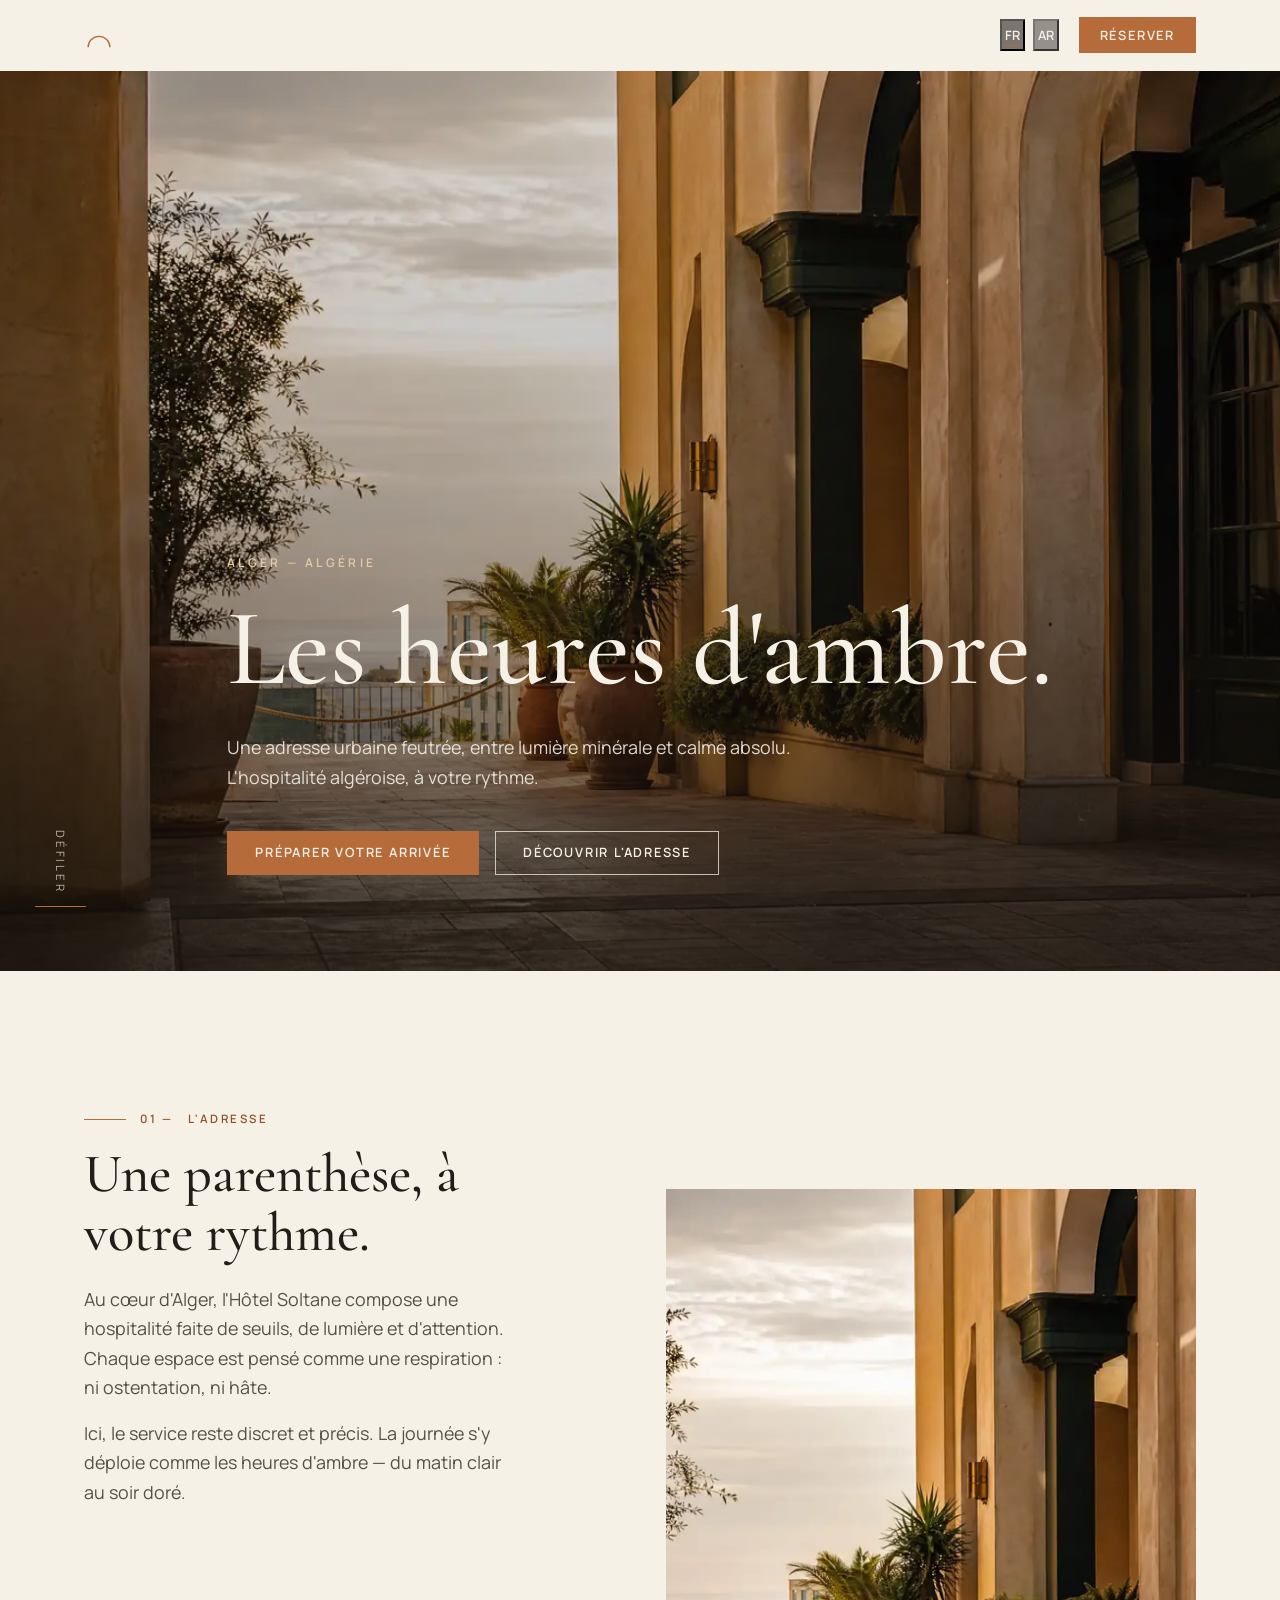
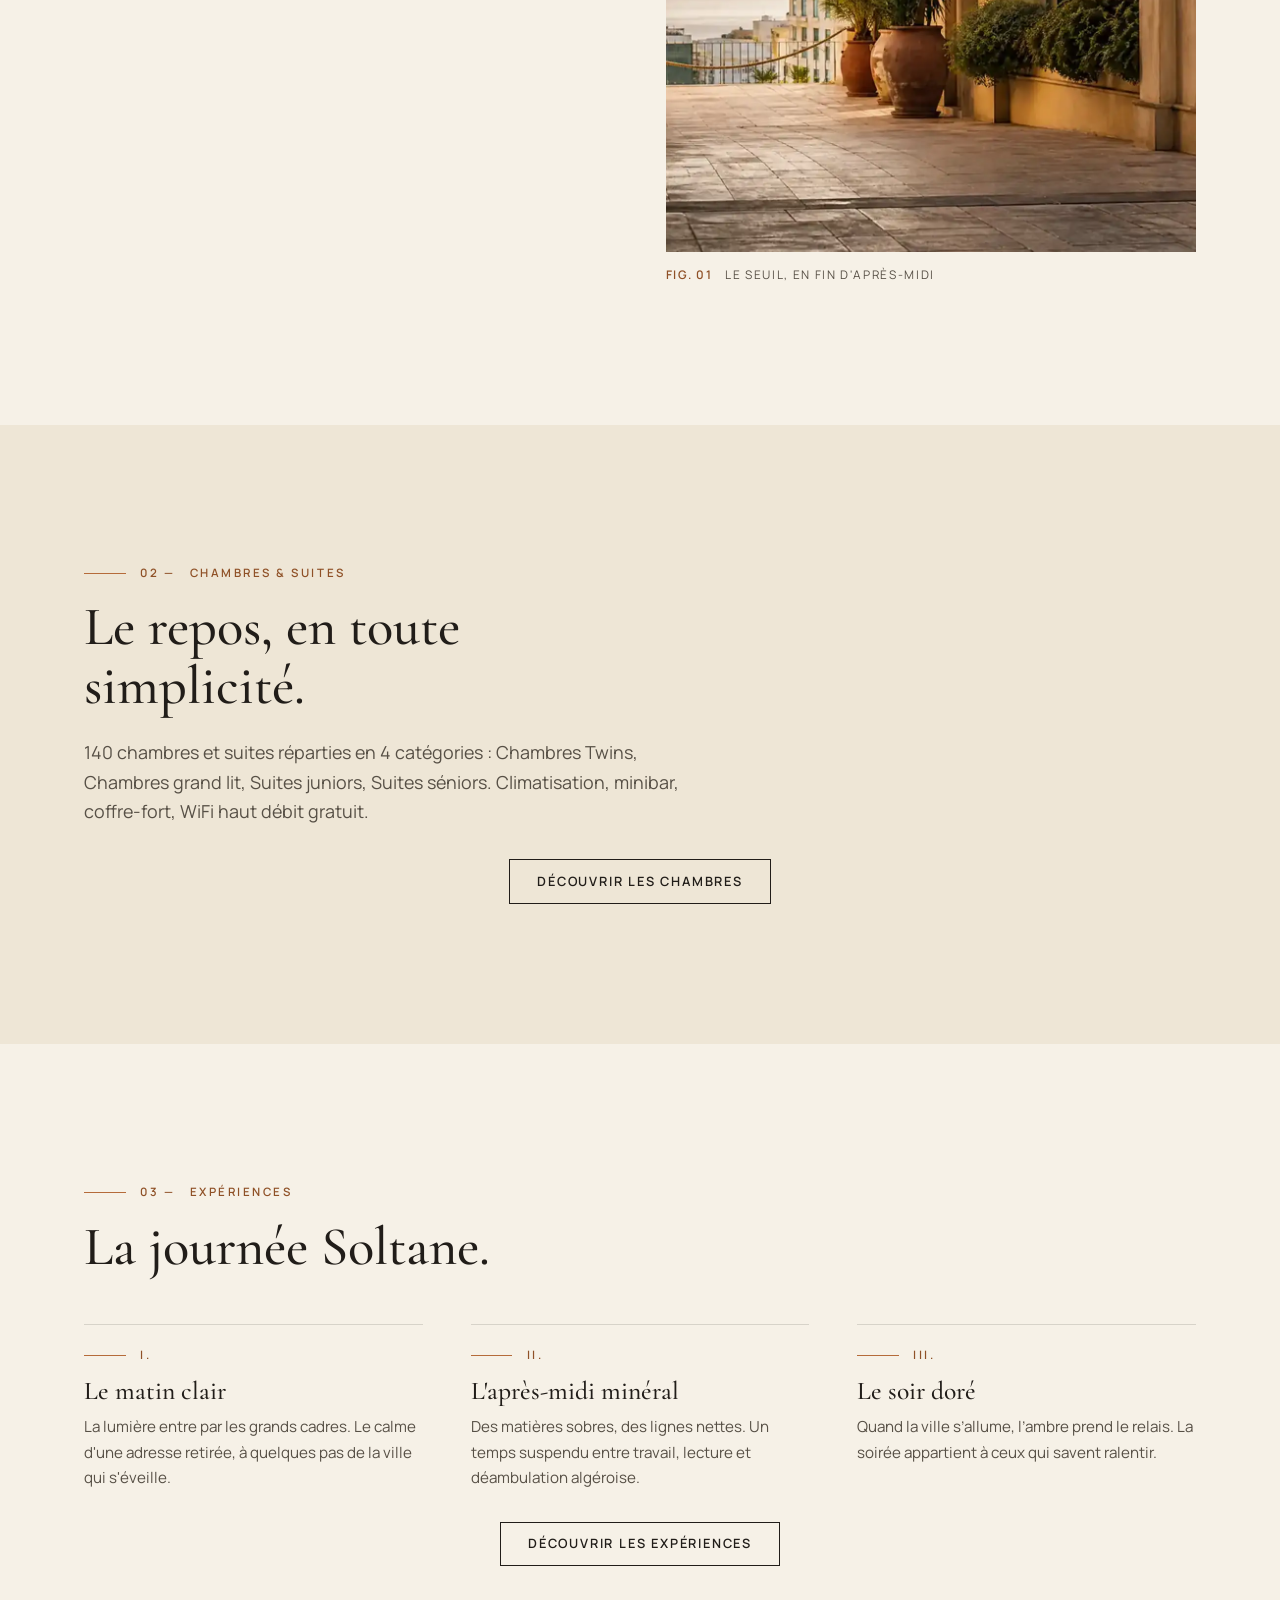
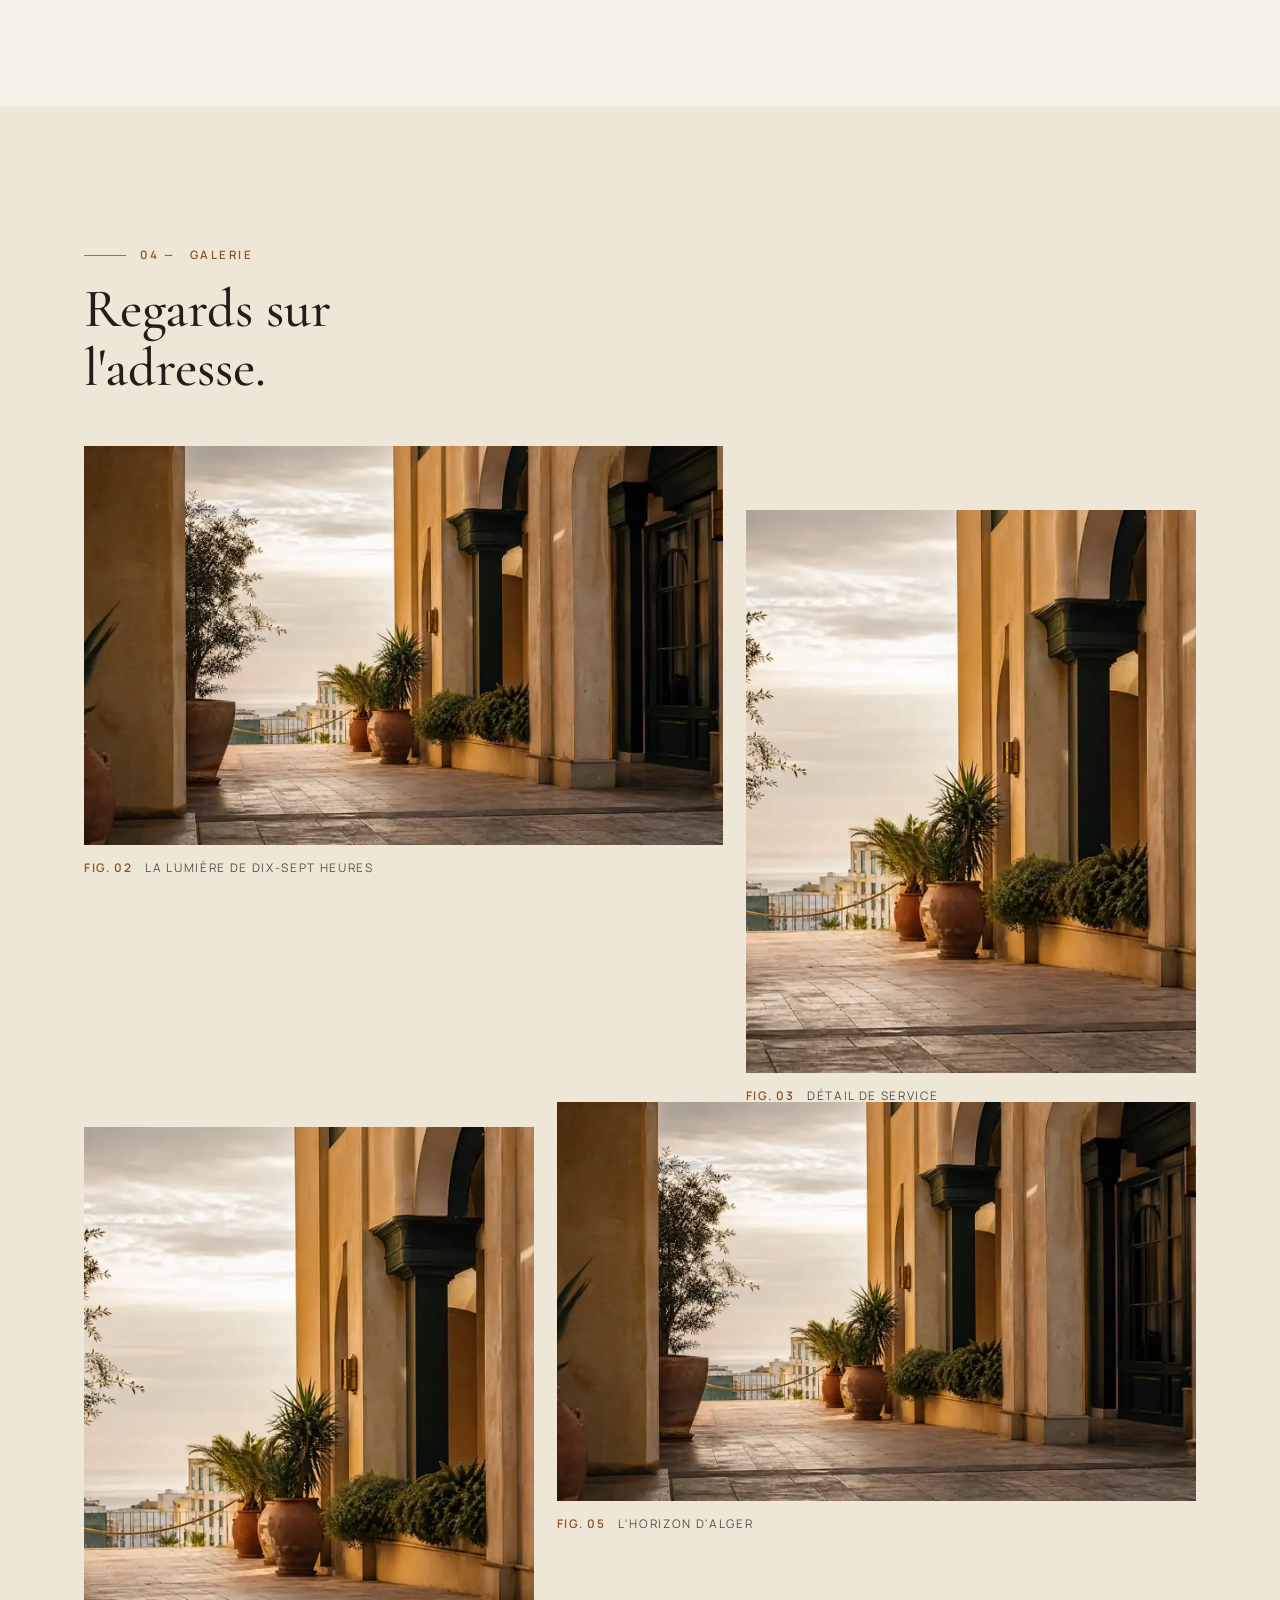
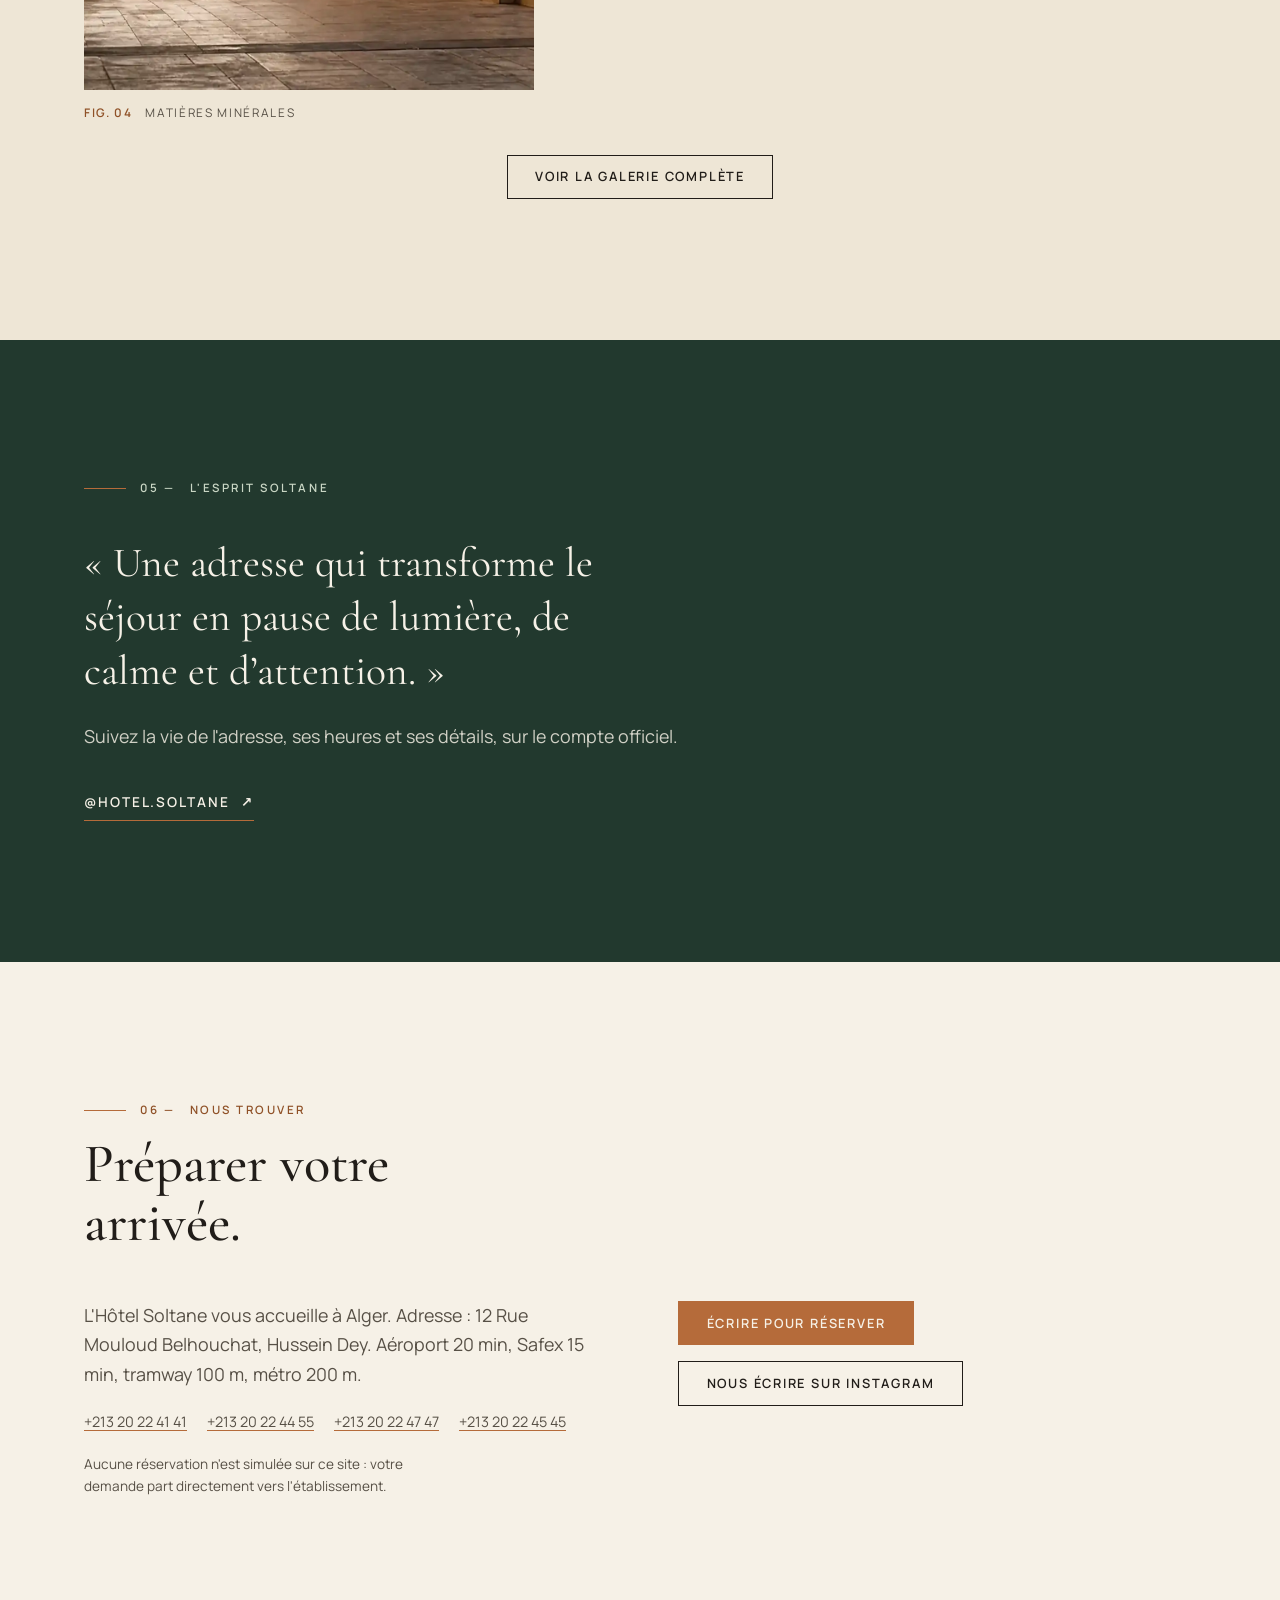
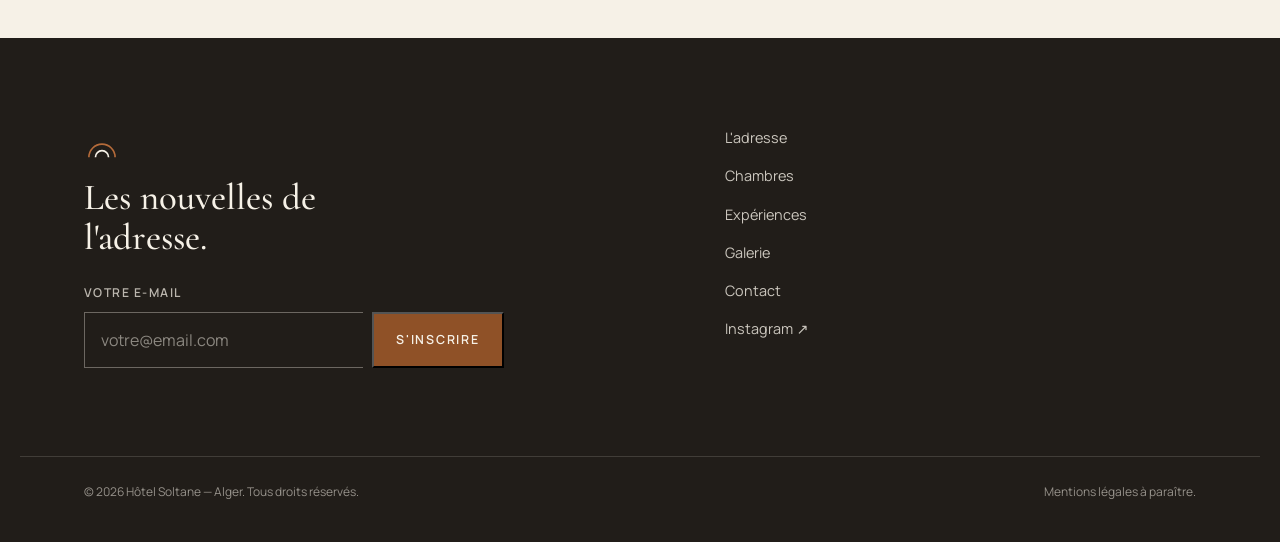
<file: index.html>
<!doctype html>
<html lang="fr" dir="ltr" data-page="home">
<head>
  <meta charset="UTF-8">
  <meta name="viewport" content="width=device-width, initial-scale=1">
  <meta name="theme-color" content="#F6F1E7">

  <!-- GitHub Pages preview URL; the custom hotel-soltane.dz domain remains pending official confirmation. -->
  <title>Hôtel Soltane | Alger — Les heures d'ambre</title>
  <meta name="description" content="Hôtel Soltane, une adresse urbaine feutrée à Alger. 140 chambres et suites, restaurant Kortoba, hammam Lala Amira.">
  <meta name="robots" content="index, follow">
  <meta name="referrer" content="strict-origin-when-cross-origin">
  <meta http-equiv="Permissions-Policy" content="geolocation=(), camera=(), microphone=()">

  <link rel="canonical" href="https://abdou1lalmi.github.io/hotel-soltane-les-heures-d-ambre/">
  <link rel="alternate" hreflang="fr" href="https://abdou1lalmi.github.io/hotel-soltane-les-heures-d-ambre/">
  <link rel="alternate" hreflang="ar" href="https://abdou1lalmi.github.io/hotel-soltane-les-heures-d-ambre/">
  <link rel="alternate" hreflang="x-default" href="https://abdou1lalmi.github.io/hotel-soltane-les-heures-d-ambre/">

  <meta property="og:type" content="website">
  <meta property="og:site_name" content="Hôtel Soltane">
  <meta property="og:title" content="Hôtel Soltane | Alger">
  <meta property="og:description" content="140 chambres et suites, restaurant Kortoba, hammam Lala Amira. Une adresse urbaine feutrée à Alger.">
  <meta property="og:url" content="https://abdou1lalmi.github.io/hotel-soltane-les-heures-d-ambre/">
  <meta property="og:locale" content="fr_DZ">
  <meta property="og:locale:alternate" content="ar_DZ">
  <!-- Social preview uses the approved hero asset until final campaign artwork is supplied. -->
  <meta property="og:image" content="https://abdou1lalmi.github.io/hotel-soltane-les-heures-d-ambre/assets/hero-1440.webp">
  <meta name="twitter:card" content="summary_large_image">

  <script type="application/ld+json">
  {
    "@context": "https://schema.org",
    "@type": "Hotel",
    "name": "Hôtel Soltane",
    "description": "Hôtel Soltane, une adresse urbaine feutrée à Alger. 140 chambres et suites, restaurant Kortoba, hammam Lala Amira.",
    "address": {
      "@type": "PostalAddress",
      "streetAddress": "12 Rue Mouloud Belhouchat",
      "addressLocality": "Hussein Dey, Alger",
      "addressCountry": "DZ"
    },
    "telephone": [
      "+213 20 22 41 41",
      "+213 20 22 44 55",
      "+213 20 22 47 47",
      "+213 20 22 45 45"
    ],
    "email": "reservation@hotel-soltane.com",
    "sameAs": ["https://www.instagram.com/hotel.soltane/"]
  }
  </script>

  <link rel="preconnect" href="https://fonts.googleapis.com">
  <link rel="preconnect" href="https://fonts.gstatic.com" crossorigin>
  <link href="https://fonts.googleapis.com/css2?family=Amiri:wght@400;700&family=Cormorant+Garamond:ital,wght@0,400;0,500;0,600;1,500&family=Manrope:wght@400;500;600;700&family=Noto+Sans+Arabic:wght@400;500;600;700&display=swap" rel="stylesheet" media="print" onload="this.media='all'">
  <noscript><link href="https://fonts.googleapis.com/css2?family=Amiri:wght@400;700&family=Cormorant+Garamond:ital,wght@0,400;0,500;0,600;1,500&family=Manrope:wght@400;500;600;700&family=Noto+Sans+Arabic:wght@400;500;600;700&display=swap" rel="stylesheet"></noscript>

  <link rel="preload" as="image" href="assets/hero-1440.webp" type="image/webp" fetchpriority="high">
  <link rel="stylesheet" href="./tokens.css">
  <link rel="stylesheet" href="./base.css">
  <link rel="stylesheet" href="./typography.css">

  <style>
    :root { --line: rgb(33 29 25 / 14%); }
    [hidden] { display: none !important; }
    .skip-link { position: absolute; inset-inline-start: 1rem; inset-block-start: -4rem; z-index: 200; padding: .6rem 1.1rem; background: var(--ink); color: var(--ivory); text-decoration: none; transition: inset-block-start .2s var(--ease); }
    .skip-link:focus { inset-block-start: 1rem; }
    .wrap { max-inline-size: var(--max); margin-inline: auto; padding-inline: var(--pad); }
    section { position: relative; padding-block: clamp(5rem, 11vw, 9rem); }
    .nav { color: var(--ivory); border-block-end: 1px solid transparent; }
    .nav.is-solid { background: rgb(246 241 231 / 92%); backdrop-filter: blur(12px); color: var(--ink); border-block-end-color: var(--line); }
    .nav-inner { display: flex; align-items: center; justify-content: space-between; block-size: 4.4rem; max-inline-size: var(--max); margin-inline: auto; padding-inline: var(--pad); }
    .brand { display: flex; align-items: center; gap: .7rem; color: inherit; text-decoration: none; }
    .brand svg { inline-size: 30px; block-size: auto; }
    .brand-name { font-family: var(--serif); font-size: 1.22rem; }
    .nav-links { display: flex; gap: 2rem; list-style: none; padding: 0; }
    .nav-links a { font-size: .82rem; font-weight: 500; letter-spacing: .14em; text-decoration: none; text-transform: uppercase; opacity: .85; }
    .nav-links a:hover { opacity: 1; text-decoration: underline; text-decoration-color: var(--amber); text-underline-offset: 6px; }
    .nav-actions { display: flex; align-items: center; gap: 1.2rem; }
    .lang-switch { display: flex; gap: .5rem; font-size: .8rem; font-weight: 600; letter-spacing: .1em; }
    .lang-switch button { padding: .2rem; opacity: .78; background: rgb(33 29 25 / 58%); color: var(--ivory); }
    .lang-switch button[aria-pressed="true"] { opacity: 1; text-decoration: underline; text-decoration-color: var(--amber); text-underline-offset: 5px; }
    .nav.is-solid .lang-switch button { background: transparent; color: var(--ink); }
    .btn { display: inline-flex; align-items: center; justify-content: center; gap: .7rem; padding: .85rem 1.7rem; border: 1px solid currentColor; font-size: .8rem; font-weight: 600; letter-spacing: .14em; line-height: 1.2; text-decoration: none; text-transform: uppercase; transition: background .3s var(--ease), color .3s var(--ease), border-color .3s var(--ease); }
    .btn-amber { border-color: var(--amber); background: var(--amber); color: var(--ivory); }
    .btn-amber:hover { border-color: var(--amber-text); background: var(--amber-text); }
    .btn-ghost:hover { border-color: var(--ink); background: var(--ink); color: var(--ivory); }
    .nav .btn { padding: .6rem 1.25rem; }
    .nav:not(.is-solid) .btn-ghost { border-color: rgb(246 241 231 / 70%); }
    .burger { display: none; flex-direction: column; gap: 6px; padding: .5rem; }
    .burger span { inline-size: 24px; block-size: 1.5px; background: currentColor; transition: transform .3s var(--ease), opacity .3s var(--ease); }
    .burger[aria-expanded="true"] span:nth-child(1) { transform: translateY(7.5px) rotate(45deg); }
    .burger[aria-expanded="true"] span:nth-child(2) { opacity: 0; }
    .burger[aria-expanded="true"] span:nth-child(3) { transform: translateY(-7.5px) rotate(-45deg); }
    .nav-menu { display: none; }

    .hero { display: flex; align-items: flex-end; min-block-size: 100svh; overflow: hidden; padding-block: 0 clamp(4rem, 8vw, 6rem); color: var(--ivory); }
    .media { position: relative; overflow: hidden; background: linear-gradient(168deg, #2B2118 0%, #6B4A2E 42%, #B56B3A 78%, #D9A05B 100%); }
    .media img { inline-size: 100%; block-size: 100%; object-fit: cover; }
    .media.is-fallback img { display: none; }
    .media.is-fallback::after { position: absolute; inset: 0; background: radial-gradient(ellipse 70% 50% at 70% 20%, rgb(217 160 91 / 50%), transparent 60%); content: ''; }
    .hero > .media { position: absolute; inset: 0; }
    .hero > .media::before { position: absolute; inset: 0; z-index: 1; background: linear-gradient(to top, rgb(23 18 13 / 78%) 0%, rgb(23 18 13 / 25%) 55%, rgb(23 18 13 / 15%) 100%); content: ''; }
    .hero-content { position: relative; z-index: 2; }
    .hero .kicker { display: block; margin-block-end: 1.2rem; color: #E8C9A0; }
    .hero .lead { max-inline-size: 56ch; margin-block: 1.6rem 2.4rem; color: rgb(246 241 231 / 88%); font-size: clamp(1.05rem, 1.4vw, 1.2rem); }
    .hero-ctas { display: flex; flex-wrap: wrap; gap: 1rem; }
    .hero .btn-ghost { border-color: rgb(246 241 231 / 75%); color: var(--ivory); }
    .hero .btn-ghost:hover { background: var(--ivory); color: var(--ink); }
    .scroll-hint { position: absolute; inset-inline-end: var(--pad); inset-block-end: 2.2rem; z-index: 2; display: flex; align-items: center; gap: .8rem; color: rgb(246 241 231 / 70%); font-size: .72rem; letter-spacing: .24em; text-transform: uppercase; writing-mode: vertical-rl; }
    .scroll-hint::after { inline-size: 1px; block-size: 3.2rem; background: var(--amber); content: ''; }

    .split { display: grid; grid-template-columns: repeat(12, minmax(0, 1fr)); gap: clamp(1.5rem, 4vw, 3.5rem); align-items: start; }
    .split-text { grid-column: 1 / span 5; position: sticky; inset-block-start: 7rem; }
    .split-media { grid-column: 7 / span 6; margin-block-start: clamp(2rem, 6vw, 5rem); }
    .split-media .media { aspect-ratio: 4 / 5; }
    .fig-caption { display: flex; gap: .8rem; margin-block-start: .8rem; color: var(--ink-soft); font-size: .74rem; letter-spacing: .14em; text-transform: uppercase; }
    .fig-caption b { color: var(--amber-text); font-weight: 600; }
    .lead { max-inline-size: 56ch; color: var(--ink-soft); font-size: clamp(1.05rem, 1.4vw, 1.2rem); }
    .rail { display: grid; grid-template-columns: repeat(3, minmax(0, 1fr)); gap: clamp(1.5rem, 4vw, 3rem); margin-block-start: 3rem; }
    .rail-item { border-block-start: 1px solid var(--line); padding-block-start: 1.4rem; }
    .rail-item h3 { margin-block: .9rem .6rem; font-size: 1.6rem; }
    .rail-item > p:last-child { color: var(--ink-soft); font-size: .95rem; }
    .section-cta { margin-block-start: 2rem; text-align: center; }

    .gallery { display: grid; grid-template-columns: repeat(12, minmax(0, 1fr)); gap: clamp(.8rem, 2vw, 1.4rem); margin-block-start: 3rem; }
    .gallery figure { position: relative; cursor: zoom-in; }
    .gallery .media { transition: transform .6s var(--ease); }
    .gallery figure:hover .media { transform: scale(1.025); }
    .g-a { grid-column: 1 / span 7; }
    .g-a .media, .g-d .media { aspect-ratio: 16 / 10; }
    .g-b { grid-column: 8 / span 5; margin-block-start: clamp(1rem, 5vw, 4rem); }
    .g-b .media, .g-c .media { aspect-ratio: 4 / 5; }
    .g-c { grid-column: 1 / span 5; }
    .g-d { grid-column: 6 / span 7; margin-block-start: clamp(-3rem, -2vw, -1rem); }

    dialog { max-inline-size: min(92vw, 1000px); border: 0; }
    dialog.lightbox { inline-size: 92vw; padding: 0; background: transparent; }
    dialog.lightbox::backdrop { background: rgb(23 18 13 / 88%); backdrop-filter: blur(6px); }
    dialog.lightbox .media { aspect-ratio: 16 / 10; }
    .lightbox-bar { display: flex; align-items: center; justify-content: space-between; gap: 1rem; padding-block: 1rem; color: var(--ivory); }
    .lightbox-close { padding: .55rem 1.1rem; border: 1px solid rgb(246 241 231 / 50%); color: inherit; font-size: .8rem; letter-spacing: .18em; text-transform: uppercase; }
    .lightbox-close:hover { background: var(--ivory); color: var(--ink); }

    .band { background: var(--cypress); color: var(--ivory); }
    .band .caption { color: #C9D6C4; }
    .band .lead { color: rgb(246 241 231 / 82%); }
    .band blockquote { max-inline-size: 26ch; margin-block-start: 2.5rem; font-family: var(--serif); font-size: clamp(1.6rem, 3.4vw, 2.6rem); line-height: 1.3; }
    .insta-link { display: inline-flex; align-items: center; gap: .7rem; margin-block-start: 2.5rem; padding-block-end: .4rem; border-block-end: 1px solid var(--amber); color: var(--ivory); font-size: .85rem; font-weight: 600; letter-spacing: .14em; text-decoration: none; text-transform: uppercase; }
    .insta-link:hover { color: #E8C9A0; }

    .contact-grid { display: grid; grid-template-columns: 1fr 1fr; gap: clamp(2rem, 6vw, 5rem); margin-block-start: 3rem; }
    .contact-actions { display: flex; flex-direction: column; align-items: flex-start; gap: 1rem; }
    .note { max-inline-size: 44ch; color: var(--ink-soft); font-size: .85rem; }
    .contact-phones { display: flex; flex-wrap: wrap; gap: .65rem 1.25rem; margin-block-start: 1.25rem; color: var(--ink-soft); font-size: .9rem; }
    .contact-phones a { text-decoration-color: var(--amber); text-underline-offset: .2em; }

    footer { padding-block: clamp(3.5rem, 7vw, 5.5rem) 2.5rem; background: var(--ink); color: var(--ivory); }
    .footer-grid { display: grid; grid-template-columns: 1.2fr 1fr; gap: clamp(2rem, 6vw, 5rem); }
    footer h2 { color: var(--ivory); font-size: clamp(1.7rem, 3vw, 2.3rem); }
    .newsletter { display: grid; grid-template-columns: 1fr auto; gap: .55rem; max-inline-size: 420px; margin-block-start: 1.6rem; }
    .newsletter label { grid-column: 1 / -1; color: rgb(246 241 231 / 72%); font-size: .76rem; font-weight: 600; letter-spacing: .12em; text-transform: uppercase; }
    .newsletter input { min-inline-size: 0; padding: .85rem 1rem; border: 1px solid rgb(246 241 231 / 35%); border-inline-end: 0; background: transparent; color: var(--ivory); font: inherit; }
    .newsletter input::placeholder { color: rgb(246 241 231 / 50%); }
    .newsletter button { padding: .85rem 1.4rem; background: var(--amber-text); color: var(--ivory); font-size: .78rem; font-weight: 600; letter-spacing: .14em; text-transform: uppercase; }
    .newsletter button:hover { background: var(--amber-text); }
    .form-status { min-block-size: 1.4em; margin-block-start: .8rem; color: #C9D6C4; font-size: .85rem; }
    .footer-links { display: flex; flex-direction: column; align-items: flex-start; gap: .9rem; }
    .footer-links a { color: rgb(246 241 231 / 80%); font-size: .9rem; text-decoration: none; }
    .footer-links a:hover { color: var(--ivory); text-decoration: underline; text-decoration-color: var(--amber); text-underline-offset: 5px; }
    .footer-legal { display: flex; flex-wrap: wrap; justify-content: space-between; gap: 1rem; margin-block-start: 3.5rem; padding-block-start: 1.6rem; border-block-start: 1px solid rgb(246 241 231 / 15%); color: rgb(246 241 231 / 55%); font-size: .75rem; }

    .booking-panel { inline-size: min(92vw, 680px); padding: clamp(1.4rem, 4vw, 2.5rem); background: var(--ivory); color: var(--ink); }
    .booking-panel::backdrop { background: rgb(33 29 25 / 72%); backdrop-filter: blur(4px); }
    .booking-panel .lightbox-bar { padding-block-start: 0; color: var(--ink); }
    .booking-panel .lightbox-close { border-color: var(--line); }
    .booking-panel .lightbox-close:hover { background: var(--ink); color: var(--ivory); }
    .booking-panel h2 { margin-block: .75rem 0; }
    .booking-description { max-inline-size: 50ch; color: var(--ink-soft); }
    .booking-channels { display: grid; gap: .75rem; margin-block-start: 1.6rem; }
    .booking-channel { display: flex; flex-wrap: wrap; align-items: baseline; gap: .75rem; padding-block: .75rem; border-block-start: 1px solid var(--line); }
    .booking-channel-label { min-inline-size: 7.5rem; font-weight: 600; }
    .booking-channel a { text-decoration-color: var(--amber); text-underline-offset: .2em; }
    .booking-channel .btn { margin-block-start: .35rem; }
    .whatsapp-note { color: var(--ink-soft); font-size: .85rem; }

    .reveal { opacity: 0; transform: translateY(26px); transition: opacity .7s var(--ease), transform .7s var(--ease); }
    .reveal.is-visible { opacity: 1; transform: none; }

    @media (max-width: 900px) {
      .nav-links, .nav-inner .js-booking-open { display: none; }
      .burger { display: flex; }
      .nav-menu { position: fixed; inset-inline: 0; inset-block-start: 4.4rem; z-index: 49; flex-direction: column; gap: 1.3rem; padding: 2rem var(--pad) 2.5rem; border-block-end: 1px solid var(--line); background: var(--ivory); color: var(--ink); }
      .nav-menu.is-open { display: flex; }
      .nav-menu a { font-family: var(--serif); font-size: 1.5rem; text-decoration: none; }
      .nav-menu .btn { align-self: flex-start; margin-block-start: .5rem; font-family: var(--sans); font-size: .8rem; }
      .split-text { grid-column: 1 / -1; position: static; }
      .split-media { grid-column: 1 / -1; }
      .rail { grid-template-columns: 1fr; }
      .g-a, .g-b, .g-c, .g-d { grid-column: 1 / -1; margin-block-start: 0; }
      .contact-grid, .footer-grid { grid-template-columns: 1fr; }
      .scroll-hint { display: none; }
    }

    @media (max-width: 600px) {
      .nav-inner { block-size: 4rem; }
      .hero-ctas, .hero-ctas .btn, .contact-actions .btn { inline-size: 100%; }
      .hero-ctas .btn { justify-content: center; }
      .newsletter { grid-template-columns: 1fr; }
      .newsletter input { border-inline-end: 1px solid rgb(246 241 231 / 35%); }
      .newsletter button { justify-self: start; }
      .footer-legal { flex-direction: column; }
      .booking-channel { align-items: flex-start; flex-direction: column; }
    }

    @media (prefers-reduced-motion: reduce) {
      html { scroll-behavior: auto; }
      *, *::before, *::after { animation-duration: .01ms !important; animation-iteration-count: 1 !important; transition-duration: .01ms !important; }
      .preloader { display: none !important; }
      .reveal { opacity: 1; transform: none; }
    }
  </style>
</head>
<body>
  <a class="skip-link" href="#main" data-i18n="skip">Aller au contenu</a>

  <!-- Phase A Preloader: sessionStorage skip, reduced-motion removal, 1.2s maximum. -->
  <div class="preloader" id="preloader" aria-hidden="true">
    <div class="preloader-inner">
      <svg viewBox="0 0 44 40" width="54" height="49" fill="none" aria-hidden="true">
        <path d="M6 38 A16 16 0 0 1 38 38" stroke="var(--amber)" stroke-width="1.6" />
        <path d="M14 38 A8 8 0 0 1 30 38" stroke="var(--ink)" stroke-width="1.6" />
      </svg>
      <p class="preloader-name">Hôtel Soltane</p>
    </div>
  </div>

  <header class="nav" id="nav">
    <div class="nav-inner">
      <a class="brand" href="#top" aria-label="Hôtel Soltane — accueil">
        <svg viewBox="0 0 44 40" width="30" height="28" fill="none" aria-hidden="true">
          <path d="M6 38 A16 16 0 0 1 38 38" stroke="var(--amber)" stroke-width="2" />
          <path d="M14 38 A8 8 0 0 1 30 38" stroke="currentColor" stroke-width="2" />
        </svg>
        <span class="brand-name">Hôtel Soltane</span>
      </a>

      <nav aria-label="Navigation principale">
        <ul class="nav-links">
          <li><a href="#story" data-i18n="nav1">L'adresse</a></li>
          <li><a href="#rooms" data-i18n="nav2">Chambres</a></li>
          <li><a href="#experiences" data-i18n="nav3">Expériences</a></li>
          <li><a href="#gallery" data-i18n="nav4">Galerie</a></li>
          <li><a href="#contact" data-i18n="nav5">Contact</a></li>
        </ul>
      </nav>

      <div class="nav-actions">
        <div class="lang-switch" role="group" aria-label="Langue / اللغة">
          <button type="button" id="lang-fr" aria-pressed="true">FR</button>
          <button type="button" id="lang-ar" aria-pressed="false">AR</button>
        </div>
        <button class="btn btn-amber js-booking-open" type="button" data-i18n="book">Réserver</button>
        <button class="burger" id="burger" type="button" aria-expanded="false" aria-controls="mobile-menu" aria-label="Menu">
          <span aria-hidden="true"></span><span aria-hidden="true"></span><span aria-hidden="true"></span>
        </button>
      </div>
    </div>

    <nav class="nav-menu" id="mobile-menu" aria-label="Menu mobile" hidden>
      <a href="#story" data-i18n="nav1">L'adresse</a>
      <a href="#rooms" data-i18n="nav2">Chambres</a>
      <a href="#experiences" data-i18n="nav3">Expériences</a>
      <a href="#gallery" data-i18n="nav4">Galerie</a>
      <a href="#contact" data-i18n="nav5">Contact</a>
      <button class="btn btn-amber js-booking-open" type="button" data-i18n="book">Réserver</button>
    </nav>
  </header>

  <main id="main">
    <section class="hero" id="top" aria-labelledby="hero-title">
      <div class="media">
        <img src="assets/hero-1440.webp" alt="" width="1440" height="810" fetchpriority="high" decoding="async" onerror="this.closest('.media').classList.add('is-fallback')">
      </div>
      <div class="hero-content wrap">
        <span class="kicker" data-i18n="heroKicker">Alger — Algérie</span>
        <h1 id="hero-title" data-i18n="heroTitle">Les heures d'ambre.</h1>
        <p class="lead" data-i18n="heroLead">Une adresse urbaine feutrée, entre lumière minérale et calme absolu. L'hospitalité algéroise, à votre rythme.</p>
        <div class="hero-ctas">
          <a class="btn btn-amber" href="#contact" data-i18n="heroCta1">Préparer votre arrivée</a>
          <a class="btn btn-ghost" href="#story" data-i18n="heroCta2">Découvrir l'adresse</a>
        </div>
      </div>
      <span class="scroll-hint" data-i18n="scroll">Défiler</span>
    </section>

    <section id="story" aria-labelledby="story-title">
      <div class="wrap split">
        <div class="split-text reveal">
          <p class="caption"><span data-i18n="storyNum">01 —</span> <span data-i18n="storyCap">L'adresse</span></p>
          <h2 id="story-title" data-i18n="storyTitle">Une parenthèse, à votre rythme.</h2>
          <p class="lead" data-i18n="storyP1">Au cœur d'Alger, l'Hôtel Soltane compose une hospitalité faite de seuils, de lumière et d'attention. Chaque espace est pensé comme une respiration : ni ostentation, ni hâte.</p>
          <p class="lead" style="margin-block-start:1rem" data-i18n="storyP2">Ici, le service reste discret et précis. La journée s'y déploie comme les heures d'ambre — du matin clair au soir doré.</p>
        </div>
        <figure class="split-media reveal">
          <div class="media">
            <img src="assets/story-1080.webp" alt="" width="1080" height="1350" loading="lazy" onerror="this.closest('.media').classList.add('is-fallback')">
          </div>
          <figcaption class="fig-caption"><b>Fig. 01</b><span data-i18n="storyFig">Le seuil, en fin d'après-midi</span></figcaption>
        </figure>
      </div>
    </section>

    <section id="rooms" aria-labelledby="rooms-title" style="background:var(--ivory-deep)">
      <div class="wrap">
        <p class="caption reveal"><span data-i18n="roomsNum">02 —</span> <span data-i18n="roomsCap">Chambres & suites</span></p>
        <h2 id="rooms-title" class="reveal" data-i18n="roomsTitle">Le repos, en toute simplicité.</h2>
        <p class="lead reveal" data-i18n="roomsP">140 chambres et suites réparties en 4 catégories : Chambres Twins, Chambres grand lit, Suites juniors, Suites séniors. Climatisation, minibar, coffre-fort, WiFi haut débit gratuit.</p>
        <p class="reveal section-cta"><a class="btn btn-ghost" href="chambres.html" data-i18n="roomsCta">Découvrir les chambres</a></p>
      </div>
    </section>

    <section id="experiences" aria-labelledby="exp-title">
      <div class="wrap">
        <p class="caption reveal"><span data-i18n="expNum">03 —</span> <span data-i18n="expCap">Expériences</span></p>
        <h2 id="exp-title" class="reveal" data-i18n="expTitle">La journée Soltane.</h2>
        <div class="rail">
          <article class="rail-item reveal">
            <p class="caption"><span data-i18n="exp1Num">I.</span></p>
            <h3 data-i18n="exp1T">Le matin clair</h3>
            <p data-i18n="exp1P">La lumière entre par les grands cadres. Le calme d'une adresse retirée, à quelques pas de la ville qui s'éveille.</p>
          </article>
          <article class="rail-item reveal">
            <p class="caption"><span data-i18n="exp2Num">II.</span></p>
            <h3 data-i18n="exp2T">L'après-midi minéral</h3>
            <p data-i18n="exp2P">Des matières sobres, des lignes nettes. Un temps suspendu entre travail, lecture et déambulation algéroise.</p>
          </article>
          <article class="rail-item reveal">
            <p class="caption"><span data-i18n="exp3Num">III.</span></p>
            <h3 data-i18n="exp3T">Le soir doré</h3>
            <p data-i18n="exp3P">Quand la ville s'allume, l'ambre prend le relais. La soirée appartient à ceux qui savent ralentir.</p>
          </article>
        </div>
        <p class="reveal section-cta"><a class="btn btn-ghost" href="experiences.html" data-i18n="expCta">Découvrir les expériences</a></p>
      </div>
    </section>

    <section id="gallery" aria-labelledby="gal-title" style="background:var(--ivory-deep)">
      <div class="wrap">
        <p class="caption reveal"><span data-i18n="galNum">04 —</span> <span data-i18n="galCap">Galerie</span></p>
        <h2 id="gal-title" class="reveal" data-i18n="galTitle">Regards sur l'adresse.</h2>
        <div class="gallery" aria-label="Galerie de l'Hôtel Soltane">
          <figure class="g-a reveal" data-full="Fig. 02" data-image="assets/gal-1-1440.webp" tabindex="0" role="button" aria-haspopup="dialog" data-i18n-aria="gal1" aria-label="La lumière de dix-sept heures">
            <div class="media"><img src="assets/gal-1-1440.webp" alt="" width="1440" height="900" loading="lazy" onerror="this.closest('.media').classList.add('is-fallback')"></div>
            <figcaption class="fig-caption"><b>Fig. 02</b><span data-i18n="gal1">La lumière de dix-sept heures</span></figcaption>
          </figure>
          <figure class="g-b reveal" data-full="Fig. 03" data-image="assets/gal-2-1080.webp" tabindex="0" role="button" aria-haspopup="dialog" data-i18n-aria="gal2" aria-label="Détail de service">
            <div class="media"><img src="assets/gal-2-1080.webp" alt="" width="1080" height="1350" loading="lazy" onerror="this.closest('.media').classList.add('is-fallback')"></div>
            <figcaption class="fig-caption"><b>Fig. 03</b><span data-i18n="gal2">Détail de service</span></figcaption>
          </figure>
          <figure class="g-c reveal" data-full="Fig. 04" data-image="assets/gal-3-1080.webp" tabindex="0" role="button" aria-haspopup="dialog" data-i18n-aria="gal3" aria-label="Matières minérales">
            <div class="media"><img src="assets/gal-3-1080.webp" alt="" width="1080" height="1350" loading="lazy" onerror="this.closest('.media').classList.add('is-fallback')"></div>
            <figcaption class="fig-caption"><b>Fig. 04</b><span data-i18n="gal3">Matières minérales</span></figcaption>
          </figure>
          <figure class="g-d reveal" data-full="Fig. 05" data-image="assets/gal-4-1440.webp" tabindex="0" role="button" aria-haspopup="dialog" data-i18n-aria="gal4" aria-label="L'horizon d'Alger">
            <div class="media"><img src="assets/gal-4-1440.webp" alt="" width="1440" height="900" loading="lazy" onerror="this.closest('.media').classList.add('is-fallback')"></div>
            <figcaption class="fig-caption"><b>Fig. 05</b><span data-i18n="gal4">L'horizon d'Alger</span></figcaption>
          </figure>
        </div>
        <p class="reveal section-cta"><a class="btn btn-ghost" href="galerie.html" data-i18n="galCta">Voir la galerie complète</a></p>
      </div>
    </section>

    <dialog class="lightbox" id="lightbox" aria-labelledby="lb-caption">
      <div class="media is-fallback" id="lb-media">
        <img id="lb-image" src="assets/gal-1-1440.webp" alt="" width="1440" height="900" onerror="this.closest('.media').classList.add('is-fallback')">
      </div>
      <div class="lightbox-bar">
        <p class="fig-caption" style="color:rgb(246 241 231 / 80%)"><b id="lb-num">Fig. 02</b><span id="lb-caption"></span></p>
        <button class="lightbox-close" id="lb-close" type="button" data-i18n="close">Fermer</button>
      </div>
    </dialog>

    <section class="band" aria-labelledby="spirit-title">
      <div class="wrap">
        <p class="caption reveal"><span data-i18n="spiritNum">05 —</span> <span data-i18n="spiritCap">L'esprit Soltane</span></p>
        <blockquote id="spirit-title" class="reveal" data-i18n="spiritQuote">« Une adresse qui transforme le séjour en pause de lumière, de calme et d’attention. »</blockquote>
        <p class="lead reveal" style="margin-block-start:1.5rem" data-i18n="spiritP">Suivez la vie de l'adresse, ses heures et ses détails, sur le compte officiel.</p>
        <a class="insta-link reveal" href="https://www.instagram.com/hotel.soltane/" target="_blank" rel="noopener noreferrer">@hotel.soltane <span aria-hidden="true">↗</span></a>
      </div>
    </section>

    <section id="contact" aria-labelledby="contact-title">
      <div class="wrap">
        <p class="caption reveal"><span data-i18n="contactNum">06 —</span> <span data-i18n="contactCap">Nous trouver</span></p>
        <h2 id="contact-title" class="reveal" data-i18n="contactTitle">Préparer votre arrivée.</h2>
        <div class="contact-grid">
          <div class="reveal">
            <p class="lead" data-i18n="contactP1">L'Hôtel Soltane vous accueille à Alger. Adresse : 12 Rue Mouloud Belhouchat, Hussein Dey. Aéroport 20 min, Safex 15 min, tramway 100 m, métro 200 m.</p>
            <div class="contact-phones" aria-label="Téléphones de réservation">
              <a href="tel:+21320224141"><bdi>+213 20 22 41 41</bdi></a>
              <a href="tel:+21320224455"><bdi>+213 20 22 44 55</bdi></a>
              <a href="tel:+21320224747"><bdi>+213 20 22 47 47</bdi></a>
              <a href="tel:+21320224545"><bdi>+213 20 22 45 45</bdi></a>
            </div>
            <p class="note" style="margin-block-start:1.2rem" data-i18n="contactNote">Aucune réservation n'est simulée sur ce site : votre demande part directement vers l'établissement.</p>
          </div>
          <div class="contact-actions reveal">
            <a class="btn btn-amber" href="mailto:reservation@hotel-soltane.com?subject=Demande%20de%20r%C3%A9servation%20%E2%80%94%20H%C3%B4tel%20Soltane&body=Bonjour%2C%0A%0AJe%20souhaite%20r%C3%A9server%20un%20s%C3%A9jour%20%C3%A0%20l%E2%80%99H%C3%B4tel%20Soltane.%0ADates%20souhait%C3%A9es%20%3A%0ANombre%20de%20personnes%20%3A%0A%0AMerci%20de%20votre%20retour." data-i18n="contactCta1">Écrire pour réserver</a>
            <a class="btn btn-ghost" href="https://www.instagram.com/hotel.soltane/" target="_blank" rel="noopener noreferrer" data-i18n="contactCta2">Nous écrire sur Instagram</a>
          </div>
        </div>
      </div>
    </section>
  </main>

  <footer>
    <div class="wrap footer-grid">
      <div>
        <svg viewBox="0 0 44 40" width="36" height="33" fill="none" aria-hidden="true" style="margin-block-end:1.2rem">
          <path d="M6 38 A16 16 0 0 1 38 38" stroke="var(--amber)" stroke-width="2" />
          <path d="M14 38 A8 8 0 0 1 30 38" stroke="var(--ivory)" stroke-width="2" />
        </svg>
        <h2 data-i18n="newsTitle">Les nouvelles de l'adresse.</h2>
        <form class="newsletter" id="newsletter" novalidate>
          <label for="nl-email" data-i18n="newsLabel">Votre e-mail</label>
          <input type="email" id="nl-email" name="email" required data-i18n-ph="newsPh" placeholder="votre@email.com" autocomplete="email" aria-describedby="nl-status">
          <button type="submit" data-i18n="newsBtn">S'inscrire</button>
        </form>
        <p class="form-status" id="nl-status" role="status" aria-live="polite"></p>
      </div>
      <nav class="footer-links" aria-label="Liens de pied de page">
        <a href="#story" data-i18n="nav1">L'adresse</a>
        <a href="#rooms" data-i18n="nav2">Chambres</a>
        <a href="#experiences" data-i18n="nav3">Expériences</a>
        <a href="#gallery" data-i18n="nav4">Galerie</a>
        <a href="#contact" data-i18n="nav5">Contact</a>
        <a href="https://www.instagram.com/hotel.soltane/" target="_blank" rel="noopener noreferrer">Instagram ↗</a>
      </nav>
    </div>
    <div class="wrap footer-legal">
      <span data-i18n="legal">© 2026 Hôtel Soltane — Alger. Tous droits réservés.</span>
      <span data-i18n="legal2">Mentions légales à paraître.</span>
    </div>
  </footer>

  <dialog class="booking-panel" id="booking-panel" aria-labelledby="booking-title" aria-describedby="booking-description">
    <div class="lightbox-bar">
      <div>
        <p class="kicker" data-i18n="bookingLabel">Réservation</p>
        <h2 id="booking-title" data-i18n="bookingTitle">Préparer votre arrivée.</h2>
      </div>
      <button class="lightbox-close" id="booking-close" type="button" data-i18n="bookingClose">Fermer</button>
    </div>
    <p id="booking-description" class="booking-description" data-i18n="bookingDescription">Choisissez le canal qui vous convient pour préparer votre séjour.</p>
    <div class="booking-channels">
      <div class="booking-channel">
        <span class="booking-channel-label" data-i18n="bookingCall">Appeler</span>
        <a href="tel:+21320224141"><bdi>+213 20 22 41 41</bdi></a>
        <a href="tel:+21320224455"><bdi>+213 20 22 44 55</bdi></a>
        <a href="tel:+21320224747"><bdi>+213 20 22 47 47</bdi></a>
        <a href="tel:+21320224545"><bdi>+213 20 22 45 45</bdi></a>
      </div>
      <div class="booking-channel">
        <span class="booking-channel-label" data-i18n="bookingEmail">Écrire pour réserver</span>
        <a class="btn btn-ghost" href="mailto:reservation@hotel-soltane.com?subject=Demande%20de%20r%C3%A9servation%20%E2%80%94%20H%C3%B4tel%20Soltane&body=Bonjour%2C%0A%0AJe%20souhaite%20r%C3%A9server%20un%20s%C3%A9jour%20%C3%A0%20l%E2%80%99H%C3%B4tel%20Soltane.%0ADates%20souhait%C3%A9es%20%3A%0ANombre%20de%20personnes%20%3A%0A%0AMerci%20de%20votre%20retour." data-i18n="bookingEmailShort">E-mail</a>
      </div>
      <div class="booking-channel">
        <span class="booking-channel-label" data-i18n="bookingWhatsapp">WhatsApp</span>
        <button class="btn btn-ghost" type="button" disabled aria-describedby="whatsapp-note" data-i18n="bookingWhatsapp">WhatsApp</button>
        <span class="whatsapp-note" id="whatsapp-note" data-i18n="bookingPending">à confirmer</span>
      </div>
    </div>
  </dialog>

  <script type="module">
    import { I18N, initLang, setLang } from './utils/i18n.js';

    const html = document.documentElement;
    const nav = document.getElementById('nav');
    const burger = document.getElementById('burger');
    const menu = document.getElementById('mobile-menu');
    const booking = document.getElementById('booking-panel');
    const bookingClose = document.getElementById('booking-close');
    const lightbox = document.getElementById('lightbox');
    const lightboxImage = document.getElementById('lb-image');
    const lightboxMedia = document.getElementById('lb-media');
    const lightboxNumber = document.getElementById('lb-num');
    const lightboxCaption = document.getElementById('lb-caption');
    const lightboxClose = document.getElementById('lb-close');
    let lastLightboxTrigger = null;
    let lastMenuFocus = null;

    // Local loopback previews receive noindex; the deployed GitHub Pages site keeps index/follow.
    if (['127.0.0.1', '::1'].includes(window.location.hostname)) {
      const devRobots = document.createElement('meta');
      devRobots.name = 'robots';
      devRobots.content = 'noindex, nofollow';
      document.head.append(devRobots);
    }

    const updateNav = () => nav.classList.toggle('is-solid', window.scrollY > 40);
    window.addEventListener('scroll', updateNav, { passive: true });
    updateNav();

    const closeMenu = ({ restoreFocus = false } = {}) => {
      burger.setAttribute('aria-expanded', 'false');
      burger.setAttribute('aria-label', html.lang === 'ar' ? 'فتح القائمة' : 'Ouvrir le menu');
      menu.hidden = true;
      menu.classList.remove('is-open');
      if (restoreFocus) lastMenuFocus?.focus();
    };

    burger.addEventListener('click', () => {
      const open = burger.getAttribute('aria-expanded') === 'true';
      if (open) {
        closeMenu({ restoreFocus: true });
        return;
      }
      lastMenuFocus = document.activeElement;
      burger.setAttribute('aria-expanded', 'true');
      burger.setAttribute('aria-label', html.lang === 'ar' ? 'إغلاق القائمة' : 'Fermer le menu');
      menu.hidden = false;
      menu.classList.add('is-open');
      menu.querySelector('a, button')?.focus();
    });

    menu.querySelectorAll('a').forEach((link) => link.addEventListener('click', () => closeMenu()));

    document.addEventListener('keydown', (event) => {
      if (event.key === 'Escape' && burger.getAttribute('aria-expanded') === 'true') closeMenu({ restoreFocus: true });
    });

    const reducedMotion = window.matchMedia('(prefers-reduced-motion: reduce)').matches;
    const preloader = document.getElementById('preloader');
    let hasSeenPreloader = false;
    try { hasSeenPreloader = window.sessionStorage.getItem('soltane-seen') === '1'; } catch {}
    if (reducedMotion || hasSeenPreloader) {
      preloader.remove();
    } else {
      window.setTimeout(() => {
        preloader.classList.add('is-done');
        try { window.sessionStorage.setItem('soltane-seen', '1'); } catch {}
      }, 850);
      window.setTimeout(() => preloader.remove(), 1200);
    }

    if (reducedMotion || !('IntersectionObserver' in window)) {
      document.querySelectorAll('.reveal').forEach((element) => element.classList.add('is-visible'));
    } else {
      const observer = new IntersectionObserver((entries) => {
        entries.forEach((entry) => {
          if (!entry.isIntersecting) return;
          entry.target.classList.add('is-visible');
          observer.unobserve(entry.target);
        });
      }, { threshold: .12 });
      document.querySelectorAll('.reveal').forEach((element) => observer.observe(element));
    }

    const openBooking = () => {
      if (booking.open) return;
      booking.showModal();
      bookingClose.focus();
    };
    document.querySelectorAll('.js-booking-open').forEach((trigger) => trigger.addEventListener('click', openBooking));
    bookingClose.addEventListener('click', () => booking.close());
    booking.addEventListener('click', (event) => { if (event.target === booking) booking.close(); });

    const openLightbox = (figure) => {
      lastLightboxTrigger = figure;
      const imageSource = figure.dataset.image;
      lightboxNumber.textContent = figure.dataset.full || '';
      lightboxCaption.textContent = figure.querySelector('.fig-caption span')?.textContent || '';
      lightboxImage.src = imageSource || '';
      lightboxImage.alt = '';
      lightboxMedia.classList.remove('is-fallback');
      lightboxImage.onerror = () => lightboxMedia.classList.add('is-fallback');
      lightbox.showModal();
      lightboxClose.focus();
    };

    document.querySelectorAll('.gallery figure').forEach((figure) => {
      figure.addEventListener('click', () => openLightbox(figure));
      figure.addEventListener('keydown', (event) => {
        if (event.key !== 'Enter' && event.key !== ' ') return;
        event.preventDefault();
        openLightbox(figure);
      });
    });
    lightboxClose.addEventListener('click', () => lightbox.close());
    lightbox.addEventListener('click', (event) => { if (event.target === lightbox) lightbox.close(); });
    lightbox.addEventListener('close', () => lastLightboxTrigger?.focus());

    document.getElementById('newsletter').addEventListener('submit', (event) => {
      event.preventDefault();
      const input = document.getElementById('nl-email');
      const status = document.getElementById('nl-status');
      if (!input.checkValidity()) {
        status.textContent = I18N[html.lang === 'ar' ? 'ar' : 'fr'].newsErr;
        input.focus();
        return;
      }
      status.textContent = I18N[html.lang === 'ar' ? 'ar' : 'fr'].newsOk;
      input.value = '';
    });

    document.getElementById('lang-fr').addEventListener('click', () => {
      setLang('fr');
      closeMenu();
    });
    document.getElementById('lang-ar').addEventListener('click', () => {
      setLang('ar');
      closeMenu();
    });
    document.addEventListener('soltane:languagechange', (event) => {
      const isArabic = event.detail.lang === 'ar';
      const isOpen = burger.getAttribute('aria-expanded') === 'true';
      burger.setAttribute('aria-label', isOpen
        ? (isArabic ? 'إغلاق القائمة' : 'Fermer le menu')
        : (isArabic ? 'فتح القائمة' : 'Ouvrir le menu'));
      menu.setAttribute('aria-label', isArabic ? 'القائمة المحمولة' : 'Menu mobile');
      document.querySelector('header nav[aria-label]')?.setAttribute('aria-label', isArabic ? 'التنقل الرئيسي' : 'Navigation principale');
    });
    initLang();
  </script>
</body>
</html>
</file>
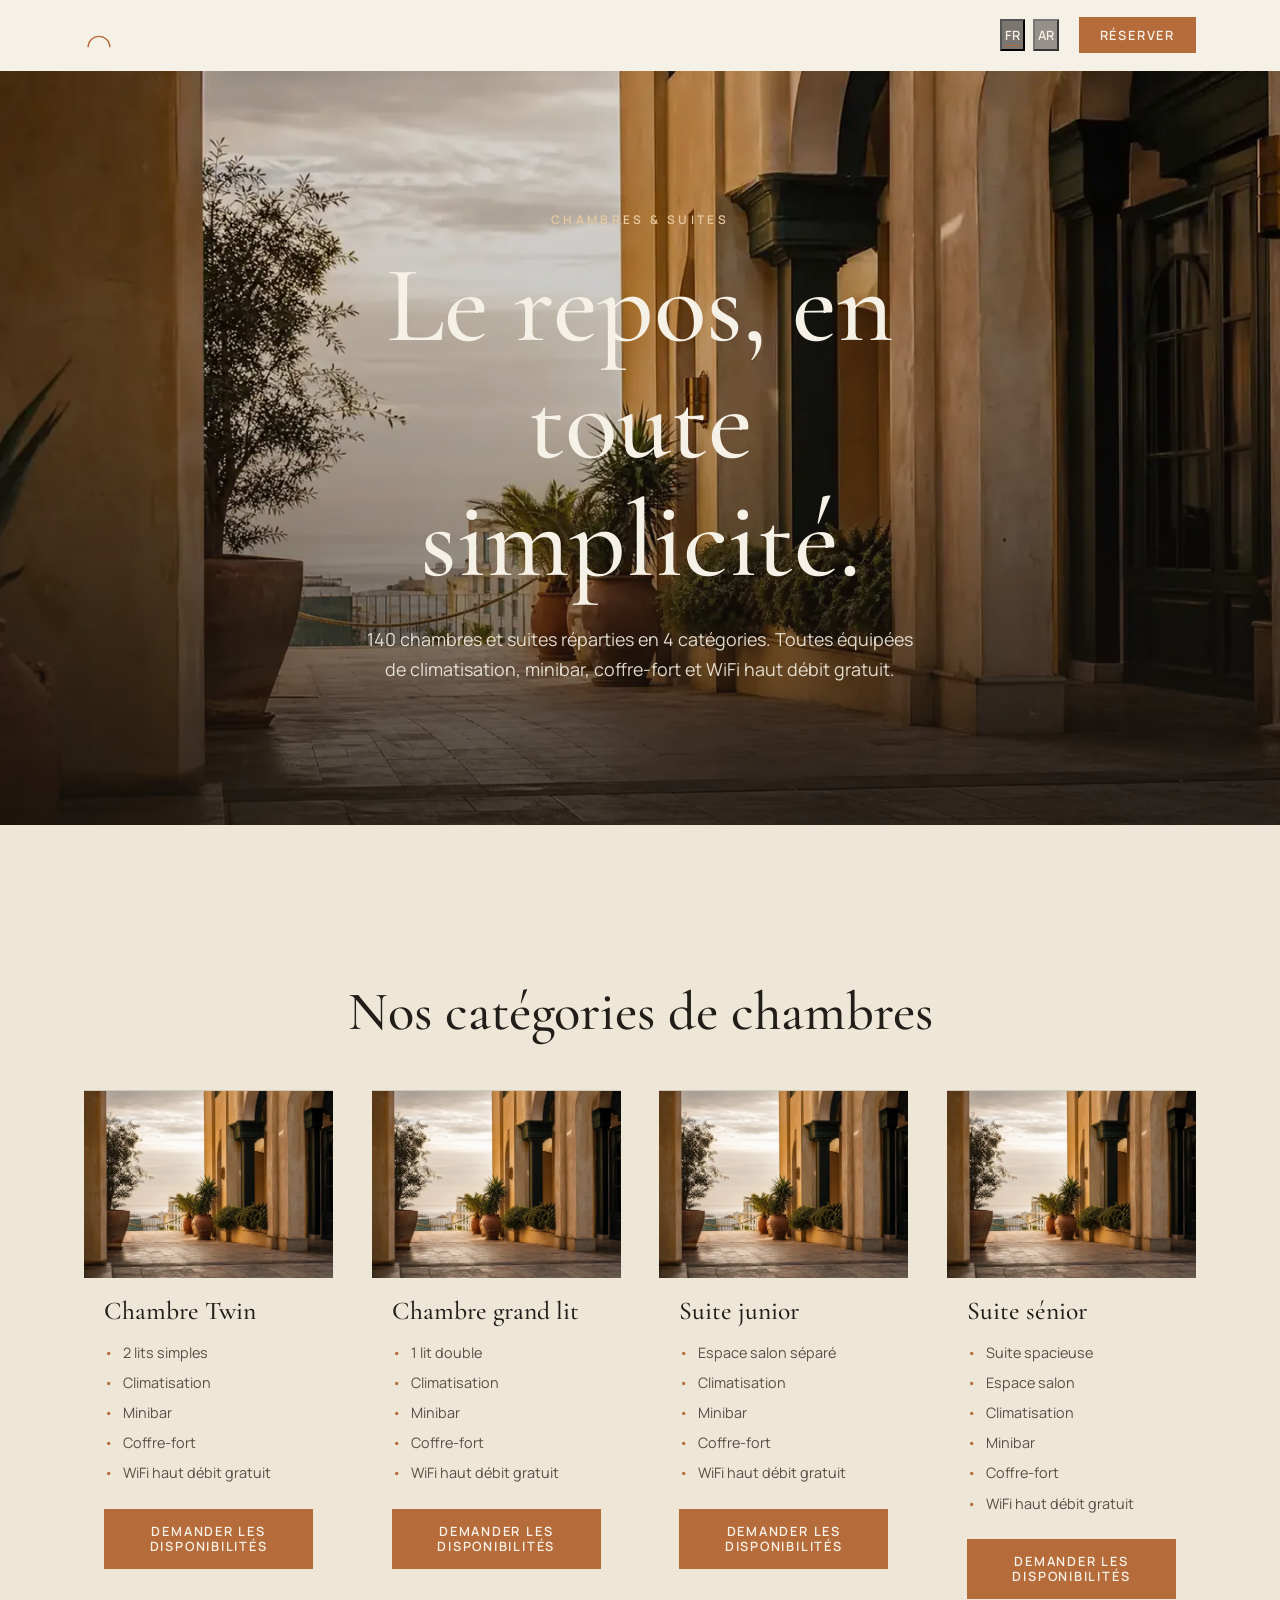
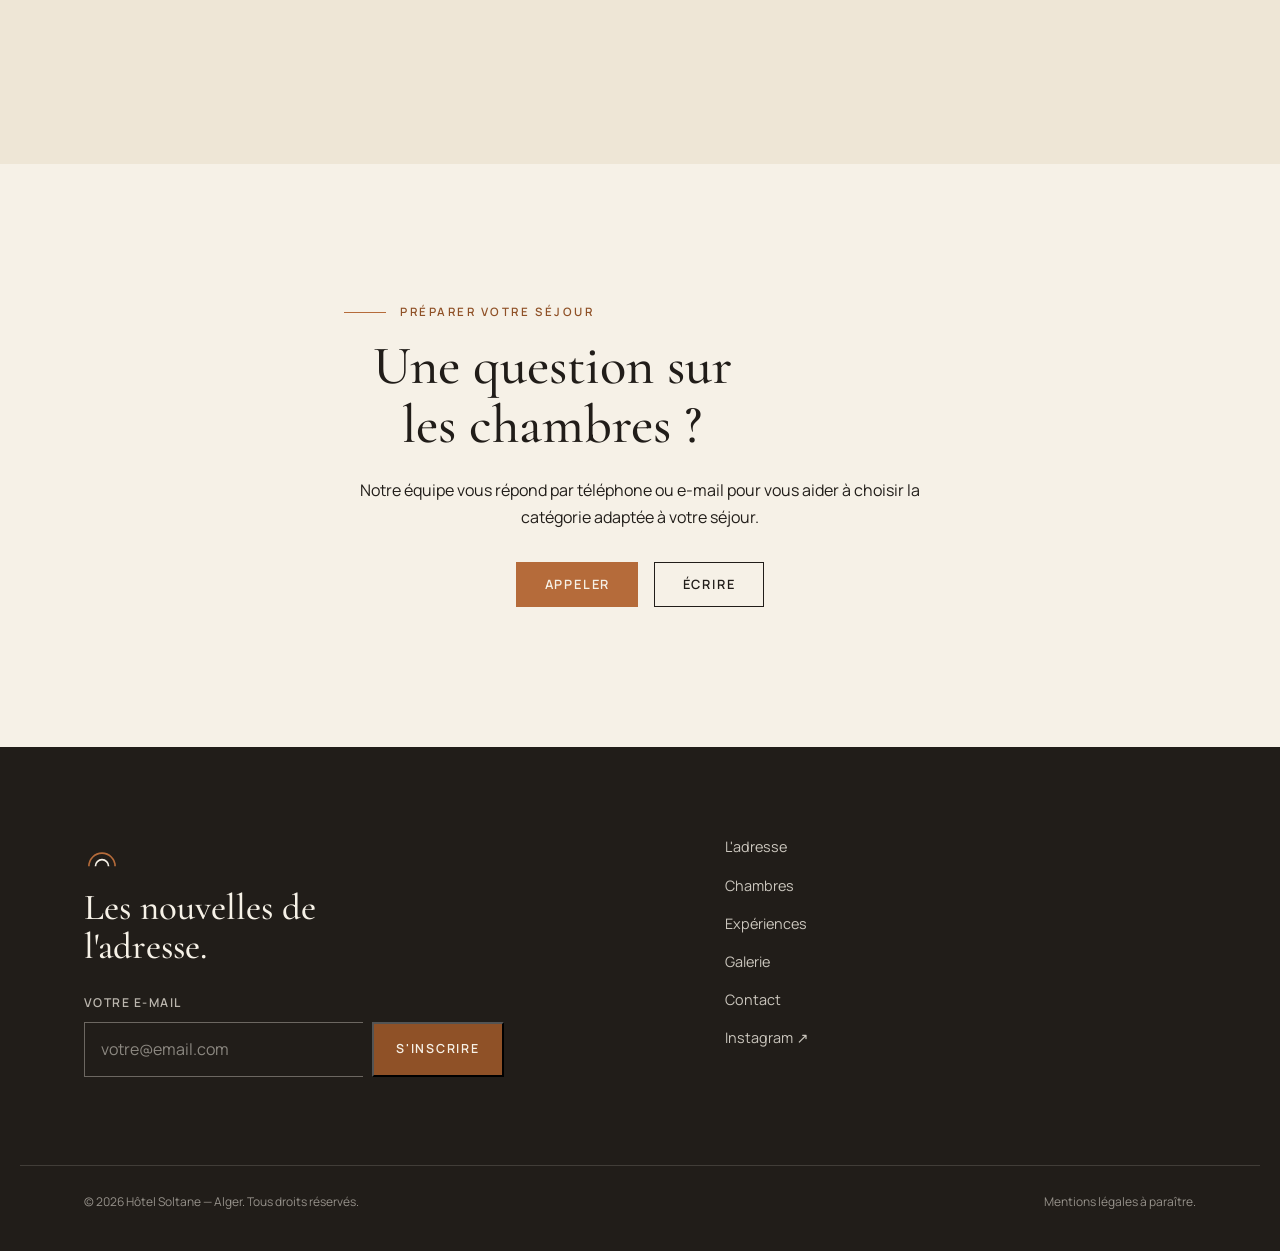
<file: chambres.html>
<!doctype html>
<html lang="fr" dir="ltr" data-page="rooms">
<head>
  <meta charset="UTF-8">
  <meta name="viewport" content="width=device-width, initial-scale=1">
  <meta name="theme-color" content="#F6F1E7">

  <!-- GitHub Pages preview URL; the custom hotel-soltane.dz domain remains pending official confirmation. -->
  <title>Chambres & suites | Hôtel Soltane — Alger</title>
  <meta name="description" content="140 chambres et suites en 4 catégories : Twins, grand lit, suites juniors, suites séniors. Climatisation, minibar, coffre-fort, WiFi haut débit gratuit.">
  <meta name="robots" content="index, follow">
  <meta name="referrer" content="strict-origin-when-cross-origin">
  <meta http-equiv="Permissions-Policy" content="geolocation=(), camera=(), microphone=()">

  <link rel="canonical" href="https://abdou1lalmi.github.io/hotel-soltane-les-heures-d-ambre/chambres.html">
  <link rel="alternate" hreflang="fr" href="https://abdou1lalmi.github.io/hotel-soltane-les-heures-d-ambre/chambres.html">
  <link rel="alternate" hreflang="ar" href="https://abdou1lalmi.github.io/hotel-soltane-les-heures-d-ambre/chambres.html">
  <link rel="alternate" hreflang="x-default" href="https://abdou1lalmi.github.io/hotel-soltane-les-heures-d-ambre/chambres.html">

  <meta property="og:type" content="website">
  <meta property="og:site_name" content="Hôtel Soltane">
  <meta property="og:title" content="Chambres & suites | Hôtel Soltane">
  <meta property="og:description" content="140 chambres et suites en 4 catégories. Climatisation, minibar, coffre-fort, WiFi haut débit gratuit.">
  <meta property="og:url" content="https://abdou1lalmi.github.io/hotel-soltane-les-heures-d-ambre/chambres.html">
  <meta property="og:locale" content="fr_DZ">
  <meta property="og:locale:alternate" content="ar_DZ">
  <!-- Social preview uses the approved hero asset until final campaign artwork is supplied. -->
  <meta property="og:image" content="https://abdou1lalmi.github.io/hotel-soltane-les-heures-d-ambre/assets/hero-1440.webp">
  <meta name="twitter:card" content="summary_large_image">

  <script type="application/ld+json">
  {
    "@context": "https://schema.org",
    "@type": "Hotel",
    "name": "Hôtel Soltane",
    "description": "Hôtel Soltane, une adresse urbaine feutrée à Alger. 140 chambres et suites, restaurant Kortoba, hammam Lala Amira.",
    "address": {
      "@type": "PostalAddress",
      "streetAddress": "12 Rue Mouloud Belhouchat",
      "addressLocality": "Hussein Dey, Alger",
      "addressCountry": "DZ"
    },
    "telephone": [
      "+213 20 22 41 41",
      "+213 20 22 44 55",
      "+213 20 22 47 47",
      "+213 20 22 45 45"
    ],
    "email": "reservation@hotel-soltane.com",
    "sameAs": ["https://www.instagram.com/hotel.soltane/"]
  }
  </script>

  <link rel="preconnect" href="https://fonts.googleapis.com">
  <link rel="preconnect" href="https://fonts.gstatic.com" crossorigin>
  <link href="https://fonts.googleapis.com/css2?family=Amiri:wght@400;700&family=Cormorant+Garamond:ital,wght@0,400;0,500;0,600;1,500&family=Manrope:wght@400;500;600;700&family=Noto+Sans+Arabic:wght@400;500;600;700&display=swap" rel="stylesheet" media="print" onload="this.media='all'">
  <noscript><link href="https://fonts.googleapis.com/css2?family=Amiri:wght@400;700&family=Cormorant+Garamond:ital,wght@0,400;0,500;0,600;1,500&family=Noto+Sans+Arabic:wght@400;500;600;700&display=swap" rel="stylesheet"></noscript>

  <link rel="stylesheet" href="./tokens.css">
  <link rel="stylesheet" href="./base.css">
  <link rel="stylesheet" href="./typography.css">

  <style>
    :root { --line: rgb(33 29 25 / 14%); }
    [hidden] { display: none !important; }
    .skip-link { position: absolute; inset-inline-start: 1rem; inset-block-start: -4rem; z-index: 200; padding: .6rem 1.1rem; background: var(--ink); color: var(--ivory); text-decoration: none; transition: inset-block-start .2s var(--ease); }
    .skip-link:focus { inset-block-start: 1rem; }
    .wrap { max-inline-size: var(--max); margin-inline: auto; padding-inline: var(--pad); }
    section { position: relative; padding-block: clamp(5rem, 11vw, 9rem); }

    .nav { color: var(--ivory); border-block-end: 1px solid transparent; }
    .nav.is-solid { background: rgb(246 241 231 / 92%); backdrop-filter: blur(12px); color: var(--ink); border-block-end-color: var(--line); }
    .nav-inner { display: flex; align-items: center; justify-content: space-between; block-size: 4.4rem; max-inline-size: var(--max); margin-inline: auto; padding-inline: var(--pad); }
    .brand { display: flex; align-items: center; gap: .7rem; color: inherit; text-decoration: none; }
    .brand svg { inline-size: 30px; block-size: auto; }
    .brand-name { font-family: var(--serif); font-size: 1.22rem; }
    .nav-links { display: flex; gap: 2rem; list-style: none; padding: 0; }
    .nav-links a { font-size: .82rem; font-weight: 500; letter-spacing: .14em; text-decoration: none; text-transform: uppercase; opacity: .85; }
    .nav-links a:hover { opacity: 1; text-decoration: underline; text-decoration-color: var(--amber); text-underline-offset: 6px; }
    .nav-actions { display: flex; align-items: center; gap: 1.2rem; }
    .lang-switch { display: flex; gap: .5rem; font-size: .8rem; font-weight: 600; letter-spacing: .1em; }
    .lang-switch button { padding: .2rem; opacity: .78; background: rgb(33 29 25 / 58%); color: var(--ivory); }
    .lang-switch button[aria-pressed="true"] { opacity: 1; text-decoration: underline; text-decoration-color: var(--amber); text-underline-offset: 5px; }
    .nav.is-solid .lang-switch button { background: transparent; color: var(--ink); }
    .btn { display: inline-flex; align-items: center; justify-content: center; gap: .7rem; padding: .85rem 1.7rem; border: 1px solid currentColor; font-size: .8rem; font-weight: 600; letter-spacing: .14em; line-height: 1.2; text-decoration: none; text-transform: uppercase; transition: background .3s var(--ease), color .3s var(--ease), border-color .3s var(--ease); }
    .btn-amber { border-color: var(--amber); background: var(--amber); color: var(--ivory); }
    .btn-amber:hover { border-color: var(--amber-text); background: var(--amber-text); }
    .btn-ghost:hover { border-color: var(--ink); background: var(--ink); color: var(--ivory); }
    .nav .btn { padding: .6rem 1.25rem; }
    .burger { display: none; flex-direction: column; gap: 6px; padding: .5rem; }
    .burger span { inline-size: 24px; block-size: 1.5px; background: currentColor; transition: transform .3s var(--ease), opacity .3s var(--ease); }
    .burger[aria-expanded="true"] span:nth-child(1) { transform: translateY(7.5px) rotate(45deg); }
    .burger[aria-expanded="true"] span:nth-child(2) { opacity: 0; }
    .burger[aria-expanded="true"] span:nth-child(3) { transform: translateY(-7.5px) rotate(-45deg); }
    .nav-menu { display: none; }

    .hero-compact { display: flex; align-items: center; justify-content: center; min-block-size: 60svh; overflow: hidden; position: relative; text-align: center; color: var(--ivory); }
    .hero-compact .media { position: absolute; inset: 0; }
    .hero-compact .media::before { position: absolute; inset: 0; z-index: 1; background: linear-gradient(to top, rgb(23 18 13 / 78%) 0%, rgb(23 18 13 / 25%) 55%, rgb(23 18 13 / 15%) 100%); content: ''; }
    .hero-compact-content { position: relative; z-index: 2; max-inline-size: 680px; }
    .hero-compact .kicker { display: block; margin-block-end: 1.2rem; color: #E8C9A0; }
    .hero-compact .lead { max-inline-size: 56ch; margin-block: 1.6rem 0; color: rgb(246 241 231 / 88%); font-size: clamp(1.05rem, 1.4vw, 1.2rem); }
    .media { position: relative; overflow: hidden; background: linear-gradient(168deg, #2B2118 0%, #6B4A2E 42%, #B56B3A 78%, #D9A05B 100%); }
    .media img { inline-size: 100%; block-size: 100%; object-fit: cover; }
    .media.is-fallback img { display: none; }
    .media.is-fallback::after { position: absolute; inset: 0; background: radial-gradient(ellipse 70% 50% at 70% 20%, rgb(217 160 91 / 50%), transparent 60%); content: ''; }

    .rooms-grid { display: grid; grid-template-columns: repeat(4, minmax(0, 1fr)); gap: clamp(1.25rem, 3vw, 2.5rem); margin-block-start: 3rem; }
    .room-card { min-inline-size: 0; padding-block-end: 1.5rem; border-block-start: 1px solid var(--line); background: var(--ivory-deep); }
    .room-card .media { aspect-ratio: 4 / 3; margin-block-end: 1.2rem; transition: transform .6s var(--ease); }
    .room-card:hover .media { transform: scale(1.025); }
    .room-card h3 { padding-inline: 1.25rem; margin-block: .9rem .6rem; font-size: 1.6rem; }
    .room-card ul { list-style: none; padding: 0 1.25rem; margin-block: 1rem 1.5rem; }
    .room-card li { position: relative; margin-block: .4rem; padding-inline-start: 1.2rem; color: var(--ink-soft); font-size: .9rem; }
    .room-card li::before { position: absolute; inset-inline-start: 0; color: var(--amber); content: '•'; }
    .room-card .btn { inline-size: calc(100% - 2.5rem); margin-inline: 1.25rem; }
    .rooms-heading { max-inline-size: none; margin-inline: auto; text-align: center; }

    .cta-section { max-inline-size: 720px; margin-inline: auto; text-align: center; }
    .cta-section .lead { margin-inline: auto; }
    .cta-section .cta-actions { display: flex; flex-wrap: wrap; justify-content: center; gap: 1rem; margin-block-start: 2rem; }

    dialog.booking-panel { inline-size: min(92vw, 680px); max-inline-size: 680px; padding: clamp(1.4rem, 4vw, 2.5rem); border: 0; background: var(--ivory); color: var(--ink); }
    dialog.booking-panel::backdrop { background: rgb(33 29 25 / 72%); backdrop-filter: blur(4px); }
    .booking-panel .lightbox-bar { display: flex; align-items: flex-start; justify-content: space-between; gap: 1rem; }
    .booking-panel h2 { margin-block: .75rem 0; }
    .lightbox-close { padding: .55rem 1.1rem; border: 1px solid var(--line); color: inherit; font-size: .8rem; letter-spacing: .18em; text-transform: uppercase; }
    .lightbox-close:hover { background: var(--ink); color: var(--ivory); }
    .booking-description { max-inline-size: 50ch; color: var(--ink-soft); }
    .booking-channels { display: grid; gap: .8rem; margin-block-start: 1.6rem; }
    .booking-channel { display: flex; flex-wrap: wrap; align-items: center; gap: .75rem; padding-block: .8rem; border-block-start: 1px solid var(--line); }
    .booking-channel-label { min-inline-size: 9rem; font-weight: 600; }
    .booking-phone-list { display: flex; flex-wrap: wrap; gap: .5rem 1rem; }
    .booking-phone-list a { text-decoration-color: var(--amber); text-underline-offset: .2em; }
    .whatsapp-note { color: var(--ink-soft); font-size: .85rem; }

    footer { padding-block: clamp(3.5rem, 7vw, 5.5rem) 2.5rem; background: var(--ink); color: var(--ivory); }
    .footer-grid { display: grid; grid-template-columns: 1.2fr 1fr; gap: clamp(2rem, 6vw, 5rem); }
    footer h2 { color: var(--ivory); font-size: clamp(1.7rem, 3vw, 2.3rem); }
    .newsletter { display: grid; grid-template-columns: 1fr auto; gap: .55rem; max-inline-size: 420px; margin-block-start: 1.6rem; }
    .newsletter label { grid-column: 1 / -1; color: rgb(246 241 231 / 72%); font-size: .76rem; font-weight: 600; letter-spacing: .12em; text-transform: uppercase; }
    .newsletter input { min-inline-size: 0; padding: .85rem 1rem; border: 1px solid rgb(246 241 231 / 35%); border-inline-end: 0; background: transparent; color: var(--ivory); font: inherit; }
    .newsletter input::placeholder { color: rgb(246 241 231 / 50%); }
    .newsletter button { padding: .85rem 1.4rem; background: var(--amber-text); color: var(--ivory); font-size: .78rem; font-weight: 600; letter-spacing: .14em; text-transform: uppercase; }
    .newsletter button:hover { background: var(--amber-text); }
    .form-status { min-block-size: 1.4em; margin-block-start: .8rem; color: #C9D6C4; font-size: .85rem; }
    .footer-links { display: flex; flex-direction: column; align-items: flex-start; gap: .9rem; }
    .footer-links a { color: rgb(246 241 231 / 80%); font-size: .9rem; text-decoration: none; }
    .footer-links a:hover { color: var(--ivory); text-decoration: underline; text-decoration-color: var(--amber); text-underline-offset: 5px; }
    .footer-legal { display: flex; flex-wrap: wrap; justify-content: space-between; gap: 1rem; margin-block-start: 3.5rem; padding-block-start: 1.6rem; border-block-start: 1px solid rgb(246 241 231 / 15%); color: rgb(246 241 231 / 55%); font-size: .75rem; }

    .reveal { opacity: 0; transform: translateY(26px); transition: opacity .7s var(--ease), transform .7s var(--ease); }
    .reveal.is-visible { opacity: 1; transform: none; }

    @media (min-width: 768px) and (max-width: 1023px) {
      .rooms-grid { grid-template-columns: repeat(2, minmax(0, 1fr)); }
    }

    @media (max-width: 900px) {
      .nav-links, .nav-inner .js-reserve-link { display: none; }
      .burger { display: flex; }
      .nav-menu { position: fixed; inset-inline: 0; inset-block-start: 4.4rem; z-index: 49; flex-direction: column; gap: 1.3rem; padding: 2rem var(--pad) 2.5rem; border-block-end: 1px solid var(--line); background: var(--ivory); color: var(--ink); }
      .nav-menu.is-open { display: flex; }
      .nav-menu a { font-family: var(--serif); font-size: 1.5rem; text-decoration: none; }
      .nav-menu .btn { align-self: flex-start; margin-block-start: .5rem; font-family: var(--sans); font-size: .8rem; }
      .footer-grid { grid-template-columns: 1fr; }
    }

    @media (max-width: 767px) {
      .rooms-grid { grid-template-columns: 1fr; }
      .hero-compact { min-block-size: 64svh; }
      .cta-section .cta-actions { flex-direction: column; align-items: stretch; }
      .cta-section .btn { inline-size: 100%; }
      .newsletter { grid-template-columns: 1fr; }
      .newsletter input { border-inline-end: 1px solid rgb(246 241 231 / 35%); }
      .newsletter button { justify-self: start; }
      .footer-legal { flex-direction: column; }
      .booking-channel { align-items: flex-start; flex-direction: column; }
    }

    @media (prefers-reduced-motion: reduce) {
      html { scroll-behavior: auto; }
      *, *::before, *::after { animation-duration: .01ms !important; animation-iteration-count: 1 !important; transition-duration: .01ms !important; }
      .preloader { display: none !important; }
      .reveal { opacity: 1; transform: none; }
    }
  </style>
</head>
<body>
  <a class="skip-link" href="#main" data-i18n="skip">Aller au contenu</a>

  <!-- Phase A Preloader: sessionStorage skip, reduced-motion removal, 1.2s maximum. -->
  <div class="preloader" id="preloader" aria-hidden="true">
    <div class="preloader-inner">
      <svg viewBox="0 0 44 40" width="54" height="49" fill="none" aria-hidden="true">
        <path d="M6 38 A16 16 0 0 1 38 38" stroke="var(--amber)" stroke-width="1.6" />
        <path d="M14 38 A8 8 0 0 1 30 38" stroke="var(--ink)" stroke-width="1.6" />
      </svg>
      <p class="preloader-name">Hôtel Soltane</p>
    </div>
  </div>

  <header class="nav" id="nav">
    <div class="nav-inner">
      <a class="brand" href="index.html" aria-label="Hôtel Soltane — accueil">
        <svg viewBox="0 0 44 40" width="30" height="28" fill="none" aria-hidden="true">
          <path d="M6 38 A16 16 0 0 1 38 38" stroke="var(--amber)" stroke-width="2" />
          <path d="M14 38 A8 8 0 0 1 30 38" stroke="currentColor" stroke-width="2" />
        </svg>
        <span class="brand-name">Hôtel Soltane</span>
      </a>

      <nav aria-label="Navigation principale">
        <ul class="nav-links">
          <li><a href="index.html#story" data-i18n="nav1">L'adresse</a></li>
          <li><a href="chambres.html" data-i18n="nav2">Chambres</a></li>
          <li><a href="experiences.html" data-i18n="nav3">Expériences</a></li>
          <li><a href="galerie.html" data-i18n="nav4">Galerie</a></li>
          <li><a href="index.html#contact" data-i18n="nav5">Contact</a></li>
        </ul>
      </nav>

      <div class="nav-actions">
        <div class="lang-switch" role="group" aria-label="Langue / اللغة">
          <button type="button" id="lang-fr" aria-pressed="true">FR</button>
          <button type="button" id="lang-ar" aria-pressed="false">AR</button>
        </div>
        <a class="btn btn-amber js-reserve-link" href="index.html#contact" data-i18n="book">Réserver</a>
        <button class="burger" id="burger" type="button" aria-expanded="false" aria-controls="mobile-menu" aria-label="Menu">
          <span aria-hidden="true"></span><span aria-hidden="true"></span><span aria-hidden="true"></span>
        </button>
      </div>
    </div>

    <nav class="nav-menu" id="mobile-menu" aria-label="Menu mobile" hidden>
      <a href="index.html#story" data-i18n="nav1">L'adresse</a>
      <a href="chambres.html" data-i18n="nav2">Chambres</a>
      <a href="experiences.html" data-i18n="nav3">Expériences</a>
      <a href="galerie.html" data-i18n="nav4">Galerie</a>
      <a href="index.html#contact" data-i18n="nav5">Contact</a>
      <a class="btn btn-amber" href="index.html#contact" data-i18n="book">Réserver</a>
    </nav>
  </header>

  <main id="main">
    <section class="hero-compact" id="top" aria-labelledby="rooms-title">
      <div class="media">
        <!-- Current asset is a temporary approved-photo derivative; replace with the final room photograph when supplied. -->
        <img src="assets/rooms-hero-1440.webp" alt="" width="1440" height="900" fetchpriority="high" onerror="this.closest('.media').classList.add('is-fallback')">
      </div>
      <div class="hero-compact-content wrap">
        <span class="kicker" data-i18n="roomsKicker">Chambres & suites</span>
        <h1 id="rooms-title" data-i18n="roomsTitle">Le repos, en toute simplicité.</h1>
        <p class="lead" data-i18n="roomsLead">140 chambres et suites réparties en 4 catégories. Toutes équipées de climatisation, minibar, coffre-fort et WiFi haut débit gratuit.</p>
      </div>
    </section>

    <section id="rooms" aria-labelledby="rooms-grid-title" style="background:var(--ivory-deep)">
      <div class="wrap">
        <h2 id="rooms-grid-title" class="rooms-heading reveal" data-i18n="roomsGridTitle">Nos catégories de chambres</h2>
        <div class="rooms-grid">
          <article class="room-card reveal">
            <!-- Current asset is a temporary approved-photo derivative; replace with the final room photograph when supplied. -->
            <div class="media">
              <img src="assets/room-twin-1080.webp" alt="" width="1080" height="810" loading="lazy" onerror="this.closest('.media').classList.add('is-fallback')">
            </div>
            <h3 data-i18n="room1Title">Chambre Twin</h3>
            <ul>
              <li data-i18n="room1Attr1">2 lits simples</li>
              <li data-i18n="room1Attr2">Climatisation</li>
              <li data-i18n="room1Attr3">Minibar</li>
              <li data-i18n="room1Attr4">Coffre-fort</li>
              <li data-i18n="room1Attr5">WiFi haut débit gratuit</li>
            </ul>
            <button class="btn btn-amber js-booking-open" type="button" data-i18n="roomCta">Demander les disponibilités</button>
          </article>

          <article class="room-card reveal">
            <!-- Current asset is a temporary approved-photo derivative; replace with the final room photograph when supplied. -->
            <div class="media">
              <img src="assets/room-king-1080.webp" alt="" width="1080" height="810" loading="lazy" onerror="this.closest('.media').classList.add('is-fallback')">
            </div>
            <h3 data-i18n="room2Title">Chambre grand lit</h3>
            <ul>
              <li data-i18n="room2Attr1">1 lit double</li>
              <li data-i18n="room2Attr2">Climatisation</li>
              <li data-i18n="room2Attr3">Minibar</li>
              <li data-i18n="room2Attr4">Coffre-fort</li>
              <li data-i18n="room2Attr5">WiFi haut débit gratuit</li>
            </ul>
            <button class="btn btn-amber js-booking-open" type="button" data-i18n="roomCta">Demander les disponibilités</button>
          </article>

          <article class="room-card reveal">
            <!-- Current asset is a temporary approved-photo derivative; replace with the final room photograph when supplied. -->
            <div class="media">
              <img src="assets/suite-junior-1080.webp" alt="" width="1080" height="810" loading="lazy" onerror="this.closest('.media').classList.add('is-fallback')">
            </div>
            <h3 data-i18n="room3Title">Suite junior</h3>
            <ul>
              <li data-i18n="room3Attr1">Espace salon séparé</li>
              <li data-i18n="room3Attr2">Climatisation</li>
              <li data-i18n="room3Attr3">Minibar</li>
              <li data-i18n="room3Attr4">Coffre-fort</li>
              <li data-i18n="room3Attr5">WiFi haut débit gratuit</li>
            </ul>
            <button class="btn btn-amber js-booking-open" type="button" data-i18n="roomCta">Demander les disponibilités</button>
          </article>

          <article class="room-card reveal">
            <!-- Current asset is a temporary approved-photo derivative; replace with the final room photograph when supplied. -->
            <div class="media">
              <img src="assets/suite-senior-1080.webp" alt="" width="1080" height="810" loading="lazy" onerror="this.closest('.media').classList.add('is-fallback')">
            </div>
            <h3 data-i18n="room4Title">Suite sénior</h3>
            <ul>
              <li data-i18n="room4Attr1">Suite spacieuse</li>
              <li data-i18n="room4Attr2">Espace salon</li>
              <li data-i18n="room4Attr3">Climatisation</li>
              <li data-i18n="room4Attr4">Minibar</li>
              <li data-i18n="room4Attr5">Coffre-fort</li>
              <li data-i18n="room4Attr6">WiFi haut débit gratuit</li>
            </ul>
            <button class="btn btn-amber js-booking-open" type="button" data-i18n="roomCta">Demander les disponibilités</button>
          </article>
        </div>
      </div>
    </section>

    <!-- [À CONFIRMER — SURFACES] No room surfaces were supplied; intentionally omitted. -->
    <!-- [À CONFIRMER — PRIX] No prices were supplied; intentionally omitted. -->

    <section class="cta-section" aria-labelledby="cta-title">
      <div class="wrap">
        <p class="caption reveal" data-i18n="ctaCap">Préparer votre séjour</p>
        <h2 id="cta-title" class="reveal" data-i18n="ctaTitle">Une question sur les chambres ?</h2>
        <p class="lead reveal" data-i18n="ctaLead">Notre équipe vous répond par téléphone ou e-mail pour vous aider à choisir la catégorie adaptée à votre séjour.</p>
        <div class="cta-actions reveal">
          <a class="btn btn-amber" href="tel:+21320224141" data-i18n="ctaCall">Appeler <bdi class="visually-hidden">+213 20 22 41 41</bdi></a>
          <a class="btn btn-ghost" href="mailto:reservation@hotel-soltane.com?subject=Demande%20de%20r%C3%A9servation%20%E2%80%94%20H%C3%B4tel%20Soltane&body=Bonjour%2C%0A%0AJe%20souhaite%20r%C3%A9server%20une%20chambre%20%C3%A0%20l%E2%80%99H%C3%B4tel%20Soltane.%0ACat%C3%A9gorie%20souhait%C3%A9e%20%3A%0ADates%20souhait%C3%A9es%20%3A%0ANombre%20de%20personnes%20%3A%0A%0AMerci%20de%20votre%20retour." data-i18n="ctaEmail">Écrire</a>
        </div>
      </div>
    </section>
  </main>

  <footer>
    <div class="wrap footer-grid">
      <div>
        <svg viewBox="0 0 44 40" width="36" height="33" fill="none" aria-hidden="true" style="margin-block-end:1.2rem">
          <path d="M6 38 A16 16 0 0 1 38 38" stroke="var(--amber)" stroke-width="2" />
          <path d="M14 38 A8 8 0 0 1 30 38" stroke="var(--ivory)" stroke-width="2" />
        </svg>
        <h2 data-i18n="newsTitle">Les nouvelles de l'adresse.</h2>
        <form class="newsletter" id="newsletter" novalidate>
          <label for="nl-email" data-i18n="newsLabel">Votre e-mail</label>
          <input type="email" id="nl-email" name="email" required data-i18n-ph="newsPh" placeholder="votre@email.com" autocomplete="email" aria-describedby="nl-status">
          <button type="submit" data-i18n="newsBtn">S'inscrire</button>
        </form>
        <p class="form-status" id="nl-status" role="status" aria-live="polite"></p>
      </div>
      <nav class="footer-links" aria-label="Liens de pied de page">
        <a href="index.html#story" data-i18n="nav1">L'adresse</a>
        <a href="chambres.html" data-i18n="nav2">Chambres</a>
        <a href="experiences.html" data-i18n="nav3">Expériences</a>
        <a href="galerie.html" data-i18n="nav4">Galerie</a>
        <a href="index.html#contact" data-i18n="nav5">Contact</a>
        <a href="https://www.instagram.com/hotel.soltane/" target="_blank" rel="noopener noreferrer">Instagram ↗</a>
      </nav>
    </div>
    <div class="wrap footer-legal">
      <span data-i18n="legal">© 2026 Hôtel Soltane — Alger. Tous droits réservés.</span>
      <span data-i18n="legal2">Mentions légales à paraître.</span>
    </div>
  </footer>

  <dialog class="booking-panel" id="booking-panel" aria-labelledby="bp-title" aria-describedby="bp-description">
    <div class="lightbox-bar">
      <div>
        <p class="kicker" data-i18n="roomsBookingLabel">Réservation</p>
        <h2 id="bp-title" data-i18n="roomsBookingTitle">Préparer votre arrivée</h2>
      </div>
      <button class="lightbox-close" id="booking-close" type="button" data-i18n="roomsBookingClose">Fermer</button>
    </div>
    <p id="bp-description" class="booking-description" data-i18n="roomsBookingDescription">Choisissez le canal qui vous convient pour préparer votre séjour.</p>
    <div class="booking-channels">
      <div class="booking-channel">
        <span class="booking-channel-label" data-i18n="roomsBookingCall">Appeler</span>
        <div class="booking-phone-list" aria-label="Téléphones de réservation">
          <a href="tel:+21320224141"><bdi>+213 20 22 41 41</bdi></a>
          <a href="tel:+21320224455"><bdi>+213 20 22 44 55</bdi></a>
          <a href="tel:+21320224747"><bdi>+213 20 22 47 47</bdi></a>
          <a href="tel:+21320224545"><bdi>+213 20 22 45 45</bdi></a>
        </div>
      </div>
      <div class="booking-channel">
        <span class="booking-channel-label" data-i18n="roomsBookingEmail">Écrire pour réserver</span>
        <a class="btn btn-ghost" href="mailto:reservation@hotel-soltane.com?subject=Demande%20de%20r%C3%A9servation%20%E2%80%94%20H%C3%B4tel%20Soltane&body=Bonjour%2C%0A%0AJe%20souhaite%20r%C3%A9server%20une%20chambre%20%C3%A0%20l%E2%80%99H%C3%B4tel%20Soltane.%0ACat%C3%A9gorie%20souhait%C3%A9e%20%3A%0ADates%20souhait%C3%A9es%20%3A%0ANombre%20de%20personnes%20%3A%0A%0AMerci%20de%20votre%20retour." data-i18n="bookingEmailShort">E-mail</a>
      </div>
      <div class="booking-channel">
        <span class="booking-channel-label" data-i18n="roomsBookingWhatsapp">WhatsApp (à confirmer)</span>
        <button class="btn btn-ghost" type="button" disabled aria-describedby="whatsapp-note" data-i18n="roomsBookingWhatsapp">WhatsApp (à confirmer)</button>
        <span class="whatsapp-note" id="whatsapp-note" data-i18n="bookingPending">à confirmer</span>
      </div>
    </div>
  </dialog>

  <script type="module">
    import { I18N, initLang, setLang } from './utils/i18n.js';

    const html = document.documentElement;
    const nav = document.getElementById('nav');
    const burger = document.getElementById('burger');
    const menu = document.getElementById('mobile-menu');
    const booking = document.getElementById('booking-panel');
    const bookingClose = document.getElementById('booking-close');
    let lastBookingTrigger = null;
    let lastMenuFocus = null;

    // Local loopback previews receive noindex; the deployed GitHub Pages site keeps index/follow.
    if (['127.0.0.1', '::1'].includes(window.location.hostname)) {
      const devRobots = document.createElement('meta');
      devRobots.name = 'robots';
      devRobots.content = 'noindex, nofollow';
      document.head.append(devRobots);
    }

    const updateNav = () => nav.classList.toggle('is-solid', window.scrollY > 40);
    window.addEventListener('scroll', updateNav, { passive: true });
    updateNav();

    const closeMenu = ({ restoreFocus = false } = {}) => {
      burger.setAttribute('aria-expanded', 'false');
      burger.setAttribute('aria-label', html.lang === 'ar' ? 'فتح القائمة' : 'Ouvrir le menu');
      menu.hidden = true;
      menu.classList.remove('is-open');
      if (restoreFocus) lastMenuFocus?.focus();
    };

    burger.addEventListener('click', () => {
      const open = burger.getAttribute('aria-expanded') === 'true';
      if (open) {
        closeMenu({ restoreFocus: true });
        return;
      }
      lastMenuFocus = document.activeElement;
      burger.setAttribute('aria-expanded', 'true');
      burger.setAttribute('aria-label', html.lang === 'ar' ? 'إغلاق القائمة' : 'Fermer le menu');
      menu.hidden = false;
      menu.classList.add('is-open');
      menu.querySelector('a, button')?.focus();
    });

    menu.querySelectorAll('a').forEach((link) => link.addEventListener('click', () => closeMenu()));
    document.addEventListener('keydown', (event) => {
      if (event.key === 'Escape' && burger.getAttribute('aria-expanded') === 'true') closeMenu({ restoreFocus: true });
    });

    const reducedMotion = window.matchMedia('(prefers-reduced-motion: reduce)').matches;
    const preloader = document.getElementById('preloader');
    let hasSeenPreloader = false;
    try { hasSeenPreloader = window.sessionStorage.getItem('soltane-seen') === '1'; } catch {}
    if (reducedMotion || hasSeenPreloader) {
      preloader.remove();
    } else {
      window.setTimeout(() => {
        preloader.classList.add('is-done');
        try { window.sessionStorage.setItem('soltane-seen', '1'); } catch {}
      }, 850);
      window.setTimeout(() => preloader.remove(), 1200);
    }

    if (reducedMotion || !('IntersectionObserver' in window)) {
      document.querySelectorAll('.reveal').forEach((element) => element.classList.add('is-visible'));
    } else {
      const observer = new IntersectionObserver((entries) => {
        entries.forEach((entry) => {
          if (!entry.isIntersecting) return;
          entry.target.classList.add('is-visible');
          observer.unobserve(entry.target);
        });
      }, { threshold: .12 });
      document.querySelectorAll('.reveal').forEach((element) => observer.observe(element));
    }

    const openBooking = (trigger) => {
      lastBookingTrigger = trigger;
      if (booking.open) return;
      booking.showModal();
      bookingClose.focus();
    };
    document.querySelectorAll('.js-booking-open').forEach((trigger) => trigger.addEventListener('click', () => openBooking(trigger)));
    bookingClose.addEventListener('click', () => booking.close());
    booking.addEventListener('click', (event) => { if (event.target === booking) booking.close(); });
    booking.addEventListener('close', () => lastBookingTrigger?.focus());

    document.getElementById('newsletter').addEventListener('submit', (event) => {
      event.preventDefault();
      const input = document.getElementById('nl-email');
      const status = document.getElementById('nl-status');
      const dictionary = I18N[html.lang === 'ar' ? 'ar' : 'fr'];
      if (!input.checkValidity()) {
        status.textContent = dictionary.newsErr;
        input.focus();
        return;
      }
      status.textContent = dictionary.newsOk;
      input.value = '';
    });

    document.getElementById('lang-fr').addEventListener('click', () => {
      setLang('fr');
      closeMenu();
    });
    document.getElementById('lang-ar').addEventListener('click', () => {
      setLang('ar');
      closeMenu();
    });
    document.addEventListener('soltane:languagechange', (event) => {
      const isArabic = event.detail.lang === 'ar';
      const isOpen = burger.getAttribute('aria-expanded') === 'true';
      burger.setAttribute('aria-label', isOpen
        ? (isArabic ? 'إغلاق القائمة' : 'Fermer le menu')
        : (isArabic ? 'فتح القائمة' : 'Ouvrir le menu'));
      menu.setAttribute('aria-label', isArabic ? 'القائمة المحمولة' : 'Menu mobile');
      document.querySelector('header nav[aria-label]')?.setAttribute('aria-label', isArabic ? 'التنقل الرئيسي' : 'Navigation principale');
    });

    initLang();
  </script>
</body>
</html>
</file>
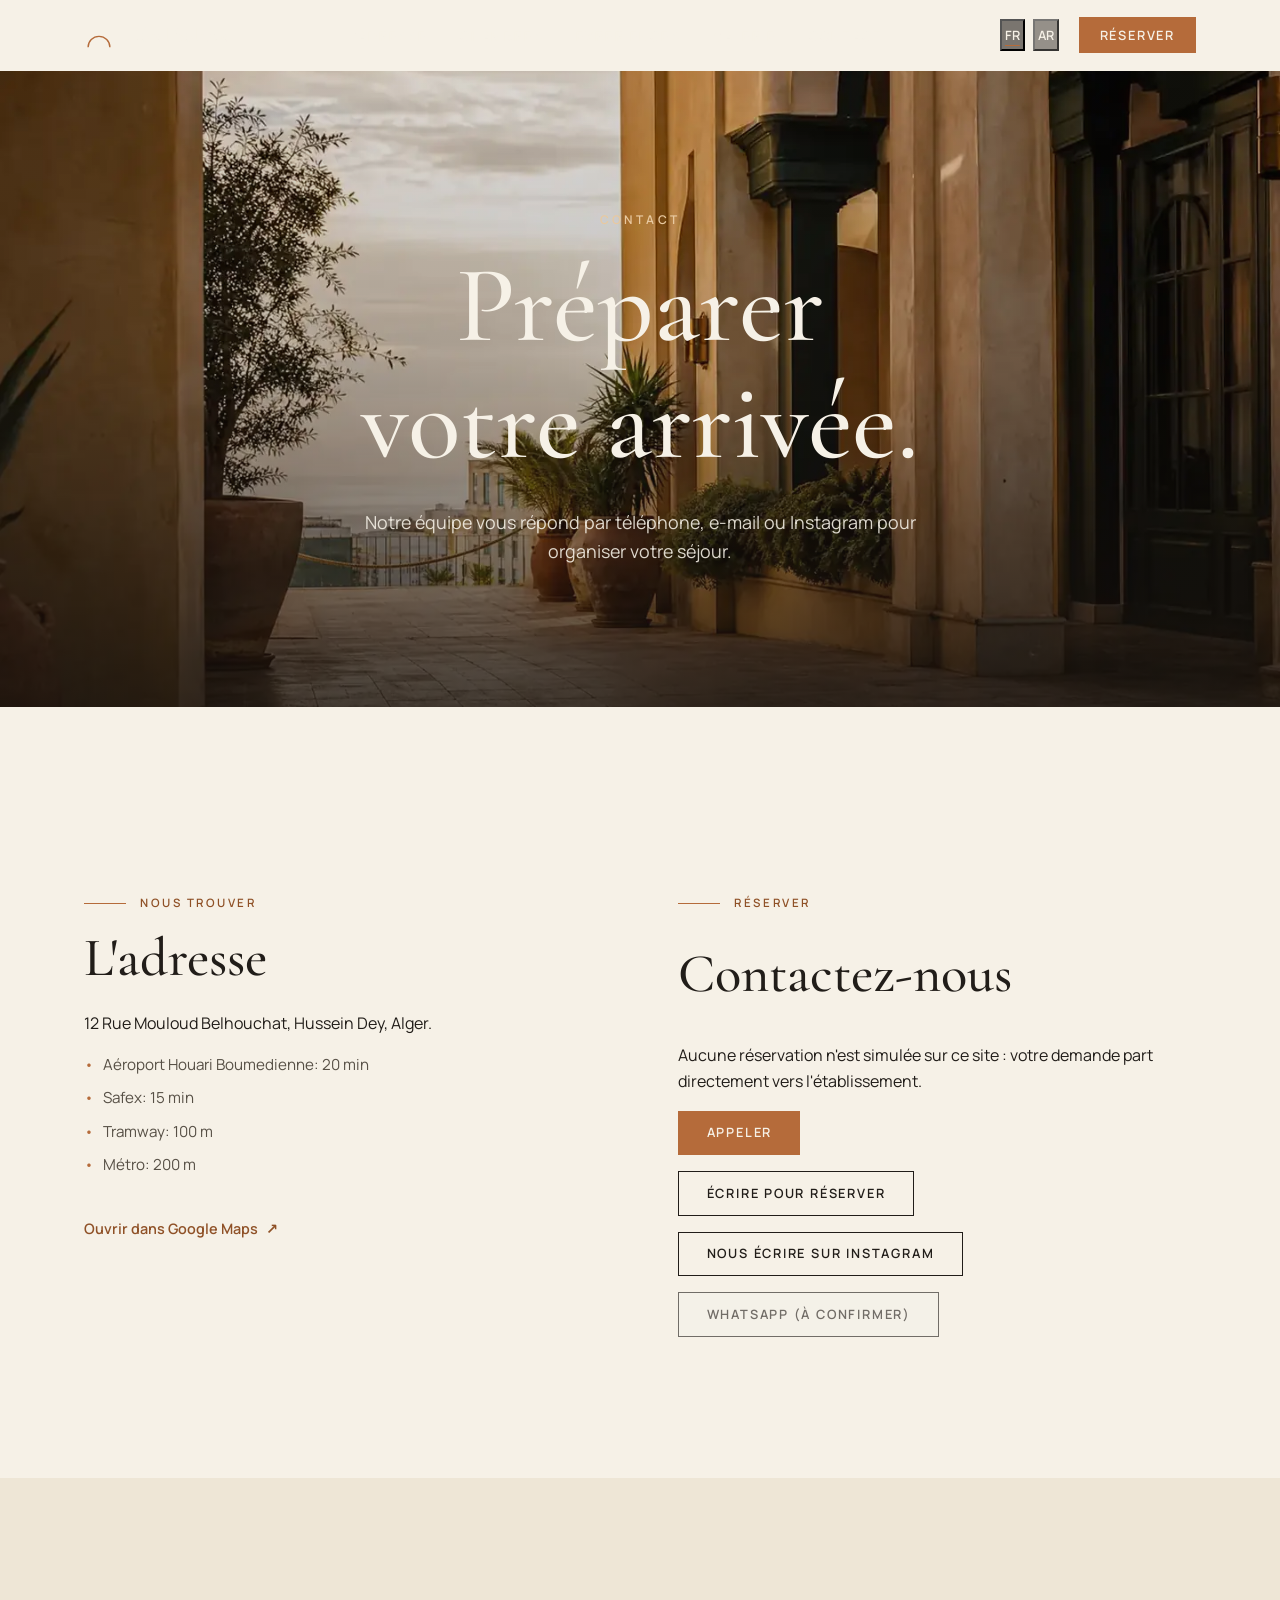
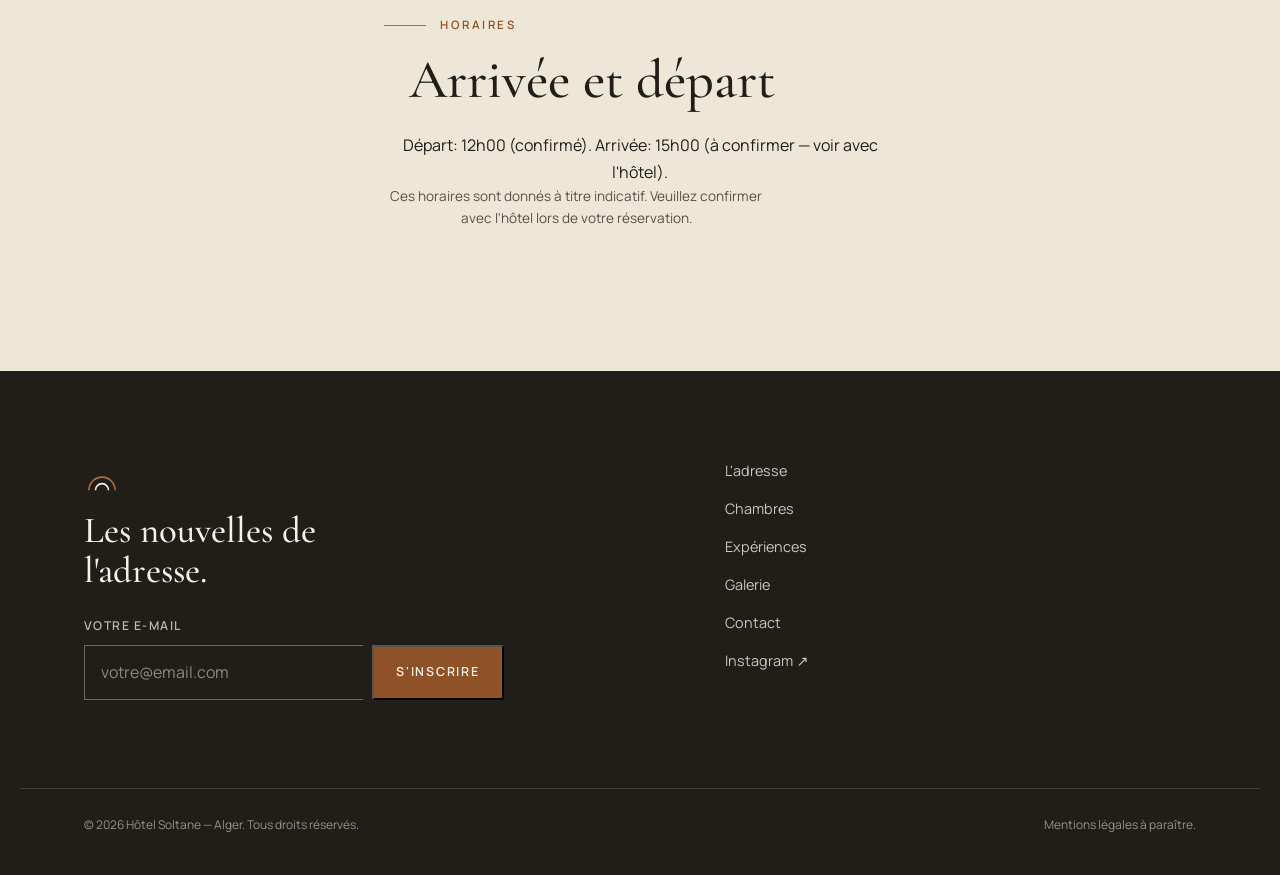
<file: contact.html>
<!doctype html>
<html lang="fr" dir="ltr" data-page="contact">
<head>
  <meta charset="UTF-8">
  <meta name="viewport" content="width=device-width, initial-scale=1">
  <meta name="theme-color" content="#F6F1E7">

  <!-- GitHub Pages preview URL; the custom hotel-soltane.dz domain remains pending official confirmation. -->
  <title>Contact | Hôtel Soltane — Alger</title>
  <meta name="description" content="Contactez l'Hôtel Soltane. 12 Rue Mouloud Belhouchat, Hussein Dey, Alger. Tél: +213 20 22 41 41. E-mail: reservation@hotel-soltane.com">
  <meta name="robots" content="index, follow">
  <meta name="referrer" content="strict-origin-when-cross-origin">
  <meta http-equiv="Permissions-Policy" content="geolocation=(), camera=(), microphone=()">

  <link rel="canonical" href="https://abdou1lalmi.github.io/hotel-soltane-les-heures-d-ambre/contact.html">
  <link rel="alternate" hreflang="fr" href="https://abdou1lalmi.github.io/hotel-soltane-les-heures-d-ambre/contact.html">
  <link rel="alternate" hreflang="ar" href="https://abdou1lalmi.github.io/hotel-soltane-les-heures-d-ambre/contact.html">
  <link rel="alternate" hreflang="x-default" href="https://abdou1lalmi.github.io/hotel-soltane-les-heures-d-ambre/contact.html">

  <meta property="og:type" content="website">
  <meta property="og:site_name" content="Hôtel Soltane">
  <meta property="og:title" content="Contact | Hôtel Soltane">
  <meta property="og:description" content="Contactez l'Hôtel Soltane. 12 Rue Mouloud Belhouchat, Hussein Dey, Alger. Tél: +213 20 22 41 41.">
  <meta property="og:url" content="https://abdou1lalmi.github.io/hotel-soltane-les-heures-d-ambre/contact.html">
  <meta property="og:locale" content="fr_DZ">
  <meta property="og:locale:alternate" content="ar_DZ">
  <!-- [À CONFIRMER — IMAGE SOCIALE] Remplacer l'image placeholder par le visuel OG final. -->
  <meta property="og:image" content="https://abdou1lalmi.github.io/hotel-soltane-les-heures-d-ambre/assets/hero-1440.webp">
  <meta name="twitter:card" content="summary_large_image">

  <script type="application/ld+json">
  {
    "@context": "https://schema.org",
    "@type": "Hotel",
    "name": "Hôtel Soltane",
    "description": "Hôtel Soltane, une adresse urbaine feutrée à Alger. 140 chambres et suites, restaurant Kortoba, hammam Lala Amira.",
    "address": {
      "@type": "PostalAddress",
      "streetAddress": "12 Rue Mouloud Belhouchat",
      "addressLocality": "Hussein Dey, Alger",
      "addressCountry": "DZ"
    },
    "telephone": [
      "+213 20 22 41 41",
      "+213 20 22 44 55",
      "+213 20 22 47 47",
      "+213 20 22 45 45"
    ],
    "email": "reservation@hotel-soltane.com",
    "sameAs": ["https://www.instagram.com/hotel.soltane/"]
  }
  </script>

  <link rel="preconnect" href="https://fonts.googleapis.com">
  <link rel="preconnect" href="https://fonts.gstatic.com" crossorigin>
  <link href="https://fonts.googleapis.com/css2?family=Amiri:wght@400;700&family=Cormorant+Garamond:ital,wght@0,400;0,500;0,600;1,500&family=Manrope:wght@400;500;600;700&family=Noto+Sans+Arabic:wght@400;500;600;700&display=swap" rel="stylesheet" media="print" onload="this.media='all'">
  <noscript><link href="https://fonts.googleapis.com/css2?family=Amiri:wght@400;700&family=Cormorant+Garamond:ital,wght@0,400;0,500;0,600;1,500&family=Manrope:wght@400;500;600;700&family=Noto+Sans+Arabic:wght@400;500;600;700&display=swap" rel="stylesheet"></noscript>

  <link rel="stylesheet" href="./tokens.css">
  <link rel="stylesheet" href="./base.css">
  <link rel="stylesheet" href="./typography.css">

  <style>
    :root { --line: rgb(33 29 25 / 14%); }
    [hidden] { display: none !important; }
    .skip-link { position: absolute; inset-inline-start: 1rem; inset-block-start: -4rem; z-index: 200; padding: .6rem 1.1rem; background: var(--ink); color: var(--ivory); text-decoration: none; transition: inset-block-start .2s var(--ease); }
    .skip-link:focus { inset-block-start: 1rem; }
    .visually-hidden { position: absolute; inline-size: 1px; block-size: 1px; overflow: hidden; clip: rect(0 0 0 0); white-space: nowrap; }
    .wrap { max-inline-size: var(--max); margin-inline: auto; padding-inline: var(--pad); }
    section { position: relative; padding-block: clamp(5rem, 11vw, 9rem); }

    .nav { color: var(--ivory); border-block-end: 1px solid transparent; }
    .nav.is-solid { background: rgb(246 241 231 / 92%); backdrop-filter: blur(12px); color: var(--ink); border-block-end-color: var(--line); }
    .nav-inner { display: flex; align-items: center; justify-content: space-between; block-size: 4.4rem; max-inline-size: var(--max); margin-inline: auto; padding-inline: var(--pad); }
    .brand { display: flex; align-items: center; gap: .7rem; color: inherit; text-decoration: none; }
    .brand svg { inline-size: 30px; block-size: auto; }
    .brand-name { font-family: var(--serif); font-size: 1.22rem; }
    .nav-links { display: flex; gap: 2rem; list-style: none; padding: 0; }
    .nav-links a { font-size: .82rem; font-weight: 500; letter-spacing: .14em; text-decoration: none; text-transform: uppercase; opacity: .85; }
    .nav-links a:hover { opacity: 1; text-decoration: underline; text-decoration-color: var(--amber); text-underline-offset: 6px; }
    .nav-actions { display: flex; align-items: center; gap: 1.2rem; }
    .lang-switch { display: flex; gap: .5rem; font-size: .8rem; font-weight: 600; letter-spacing: .1em; }
    .lang-switch button { padding: .2rem; opacity: .78; background: rgb(33 29 25 / 58%); color: var(--ivory); }
    .lang-switch button[aria-pressed="true"] { opacity: 1; text-decoration: underline; text-decoration-color: var(--amber); text-underline-offset: 5px; }
    .nav.is-solid .lang-switch button { background: transparent; color: var(--ink); }
    .btn { display: inline-flex; align-items: center; justify-content: center; gap: .7rem; padding: .85rem 1.7rem; border: 1px solid currentColor; font-size: .8rem; font-weight: 600; letter-spacing: .14em; line-height: 1.2; text-decoration: none; text-transform: uppercase; transition: background .3s var(--ease), color .3s var(--ease), border-color .3s var(--ease); }
    .btn-amber { border-color: var(--amber); background: var(--amber); color: var(--ivory); }
    .btn-amber:hover { border-color: var(--amber-text); background: var(--amber-text); }
    .btn-ghost:hover { border-color: var(--ink); background: var(--ink); color: var(--ivory); }
    .btn:disabled { cursor: not-allowed; opacity: .62; }
    .nav .btn { padding: .6rem 1.25rem; }
    .burger { display: none; flex-direction: column; gap: 6px; padding: .5rem; }
    .burger span { inline-size: 24px; block-size: 1.5px; background: currentColor; transition: transform .3s var(--ease), opacity .3s var(--ease); }
    .burger[aria-expanded="true"] span:nth-child(1) { transform: translateY(7.5px) rotate(45deg); }
    .burger[aria-expanded="true"] span:nth-child(2) { opacity: 0; }
    .burger[aria-expanded="true"] span:nth-child(3) { transform: translateY(-7.5px) rotate(-45deg); }
    .nav-menu { display: none; }

    .hero-compact { display: flex; align-items: center; justify-content: center; min-block-size: 60svh; overflow: hidden; position: relative; text-align: center; color: var(--ivory); }
    .hero-compact .media { position: absolute; inset: 0; }
    .hero-compact .media::before { position: absolute; inset: 0; z-index: 1; background: linear-gradient(to top, rgb(23 18 13 / 78%) 0%, rgb(23 18 13 / 25%) 55%, rgb(23 18 13 / 15%) 100%); content: ''; }
    .hero-compact-content { position: relative; z-index: 2; max-inline-size: 720px; }
    .hero-compact .kicker { display: block; margin-block-end: 1.2rem; color: #E8C9A0; }
    .hero-compact .lead { max-inline-size: 58ch; margin-block: 1.6rem 0; color: rgb(246 241 231 / 88%); font-size: clamp(1.05rem, 1.4vw, 1.2rem); }
    .media { position: relative; overflow: hidden; background: linear-gradient(168deg, #2B2118 0%, #6B4A2E 42%, #B56B3A 78%, #D9A05B 100%); }
    .media img { inline-size: 100%; block-size: 100%; object-fit: cover; }
    .media.is-fallback img { display: none; }
    .media.is-fallback::after { position: absolute; inset: 0; background: radial-gradient(ellipse 70% 50% at 70% 20%, rgb(217 160 91 / 50%), transparent 60%); content: ''; }

    .contact-grid { display: grid; grid-template-columns: repeat(2, minmax(0, 1fr)); gap: clamp(2rem, 6vw, 5rem); margin-block-start: 3rem; }
    .contact-grid > * { min-inline-size: 0; }
    .contact-actions { display: flex; flex-direction: column; align-items: flex-start; gap: 1rem; }
    .contact-actions .lead { max-inline-size: 52ch; }
    .note { max-inline-size: 48ch; color: var(--ink-soft); font-size: .85rem; }
    .distances { list-style: none; padding: 0; margin-block: 1rem 1.5rem; }
    .distances li { position: relative; margin-block: .5rem; padding-inline-start: 1.2rem; color: var(--ink-soft); font-size: .95rem; }
    .distances li::before { position: absolute; inset-inline-start: 0; color: var(--amber); content: '•'; }
    .maps-link { display: inline-flex; align-items: center; gap: .5rem; margin-block-start: 1rem; color: var(--amber-text); font-size: .9rem; font-weight: 600; text-decoration: none; }
    .maps-link:hover { text-decoration: underline; text-decoration-color: var(--amber); text-underline-offset: 5px; }
    .channel-note { margin-block-start: .2rem; color: var(--ink-soft); font-size: .8rem; }

    footer { padding-block: clamp(3.5rem, 7vw, 5.5rem) 2.5rem; background: var(--ink); color: var(--ivory); }
    .footer-grid { display: grid; grid-template-columns: 1.2fr 1fr; gap: clamp(2rem, 6vw, 5rem); }
    footer h2 { color: var(--ivory); font-size: clamp(1.7rem, 3vw, 2.3rem); }
    .newsletter { display: grid; grid-template-columns: 1fr auto; gap: .55rem; max-inline-size: 420px; margin-block-start: 1.6rem; }
    .newsletter label { grid-column: 1 / -1; color: rgb(246 241 231 / 72%); font-size: .76rem; font-weight: 600; letter-spacing: .12em; text-transform: uppercase; }
    .newsletter input { min-inline-size: 0; padding: .85rem 1rem; border: 1px solid rgb(246 241 231 / 35%); border-inline-end: 0; background: transparent; color: var(--ivory); font: inherit; }
    .newsletter input::placeholder { color: rgb(246 241 231 / 50%); }
    .newsletter button { padding: .85rem 1.4rem; background: var(--amber-text); color: var(--ivory); font-size: .78rem; font-weight: 600; letter-spacing: .14em; text-transform: uppercase; }
    .newsletter button:hover { background: var(--amber-text); }
    .form-status { min-block-size: 1.4em; margin-block-start: .8rem; color: #C9D6C4; font-size: .85rem; }
    .footer-links { display: flex; flex-direction: column; align-items: flex-start; gap: .9rem; }
    .footer-links a { color: rgb(246 241 231 / 80%); font-size: .9rem; text-decoration: none; }
    .footer-links a:hover { color: var(--ivory); text-decoration: underline; text-decoration-color: var(--amber); text-underline-offset: 5px; }
    .footer-legal { display: flex; flex-wrap: wrap; justify-content: space-between; gap: 1rem; margin-block-start: 3.5rem; padding-block-start: 1.6rem; border-block-start: 1px solid rgb(246 241 231 / 15%); color: rgb(246 241 231 / 55%); font-size: .75rem; }

    .reveal { opacity: 0; transform: translateY(26px); transition: opacity .7s var(--ease), transform .7s var(--ease); }
    .reveal.is-visible { opacity: 1; transform: none; }

    @media (max-width: 900px) {
      .nav-links, .nav-inner .js-reserve-link { display: none; }
      .burger { display: flex; }
      .nav-menu { position: fixed; inset-inline: 0; inset-block-start: 4.4rem; z-index: 49; flex-direction: column; gap: 1.3rem; padding: 2rem var(--pad) 2.5rem; border-block-end: 1px solid var(--line); background: var(--ivory); color: var(--ink); }
      .nav-menu.is-open { display: flex; }
      .nav-menu a { font-family: var(--serif); font-size: 1.5rem; text-decoration: none; }
      .nav-menu .btn { align-self: flex-start; margin-block-start: .5rem; font-family: var(--sans); font-size: .8rem; }
      .footer-grid { grid-template-columns: 1fr; }
    }

    @media (max-width: 767px) {
      .contact-grid { grid-template-columns: 1fr; }
      .contact-actions { align-items: stretch; }
      .contact-actions .btn { inline-size: 100%; }
      .newsletter { grid-template-columns: 1fr; }
      .newsletter input { border-inline-end: 1px solid rgb(246 241 231 / 35%); }
      .newsletter button { justify-self: start; }
      .footer-legal { flex-direction: column; }
    }

    @media (prefers-reduced-motion: reduce) {
      html { scroll-behavior: auto; }
      *, *::before, *::after { animation-duration: .01ms !important; animation-iteration-count: 1 !important; transition-duration: .01ms !important; }
      .preloader { display: none !important; }
      .reveal { opacity: 1; transform: none; }
    }
  </style>
</head>
<body>
  <a class="skip-link" href="#main" data-i18n="skip">Aller au contenu</a>

  <!-- Phase A Preloader: sessionStorage skip, reduced-motion removal, 1.2s maximum. -->
  <div class="preloader" id="preloader" aria-hidden="true">
    <div class="preloader-inner">
      <svg viewBox="0 0 44 40" width="54" height="49" fill="none" aria-hidden="true">
        <path d="M6 38 A16 16 0 0 1 38 38" stroke="var(--amber)" stroke-width="1.6" />
        <path d="M14 38 A8 8 0 0 1 30 38" stroke="var(--ink)" stroke-width="1.6" />
      </svg>
      <p class="preloader-name">Hôtel Soltane</p>
    </div>
  </div>

  <header class="nav" id="nav">
    <div class="nav-inner">
      <a class="brand" href="index.html" aria-label="Hôtel Soltane — accueil">
        <svg viewBox="0 0 44 40" width="30" height="28" fill="none" aria-hidden="true">
          <path d="M6 38 A16 16 0 0 1 38 38" stroke="var(--amber)" stroke-width="2" />
          <path d="M14 38 A8 8 0 0 1 30 38" stroke="currentColor" stroke-width="2" />
        </svg>
        <span class="brand-name">Hôtel Soltane</span>
      </a>

      <nav aria-label="Navigation principale">
        <ul class="nav-links">
          <li><a href="index.html#story" data-i18n="nav1">L'adresse</a></li>
          <li><a href="chambres.html" data-i18n="nav2">Chambres</a></li>
          <li><a href="experiences.html" data-i18n="nav3">Expériences</a></li>
          <li><a href="galerie.html" data-i18n="nav4">Galerie</a></li>
          <li><a href="contact.html" data-i18n="nav5">Contact</a></li>
        </ul>
      </nav>

      <div class="nav-actions">
        <div class="lang-switch" role="group" aria-label="Langue / اللغة">
          <button type="button" id="lang-fr" aria-pressed="true">FR</button>
          <button type="button" id="lang-ar" aria-pressed="false">AR</button>
        </div>
        <a class="btn btn-amber js-reserve-link" href="contact.html" data-i18n="book">Réserver</a>
        <button class="burger" id="burger" type="button" aria-expanded="false" aria-controls="mobile-menu" aria-label="Menu">
          <span aria-hidden="true"></span><span aria-hidden="true"></span><span aria-hidden="true"></span>
        </button>
      </div>
    </div>

    <nav class="nav-menu" id="mobile-menu" aria-label="Menu mobile" hidden>
      <a href="index.html#story" data-i18n="nav1">L'adresse</a>
      <a href="chambres.html" data-i18n="nav2">Chambres</a>
      <a href="experiences.html" data-i18n="nav3">Expériences</a>
      <a href="galerie.html" data-i18n="nav4">Galerie</a>
      <a href="contact.html" data-i18n="nav5">Contact</a>
      <a class="btn btn-amber" href="contact.html" data-i18n="book">Réserver</a>
    </nav>
  </header>

  <main id="main">
    <section class="hero-compact" id="top" aria-labelledby="contact-title">
      <div class="media">
        <!-- [À CONFIRMER — PHOTOS] Placeholder asset only; no invented contact photography is used. -->
        <img src="assets/contact-hero-1440.webp" alt="" width="1440" height="900" fetchpriority="high" onerror="this.closest('.media').classList.add('is-fallback')">
      </div>
      <div class="hero-compact-content wrap">
        <span class="kicker" data-i18n="contactKicker">Contact</span>
        <h1 id="contact-title" data-i18n="contactPageTitle">Préparer votre arrivée.</h1>
        <p class="lead" data-i18n="contactLead">Notre équipe vous répond par téléphone, e-mail ou Instagram pour organiser votre séjour.</p>
      </div>
    </section>

    <section id="contact" aria-labelledby="contact-grid-title">
      <div class="wrap">
        <div class="contact-grid">
          <div class="reveal">
            <p class="caption" data-i18n="findCap">Nous trouver</p>
            <h2 id="contact-grid-title" data-i18n="findTitle">L'adresse</h2>
            <p class="lead" data-i18n="findLead">12 Rue Mouloud Belhouchat, Hussein Dey, Alger.</p>
            <ul class="distances">
              <li data-i18n="dist1">Aéroport Houari Boumedienne: 20 min</li>
              <li data-i18n="dist2">Safex: 15 min</li>
              <li data-i18n="dist3">Tramway: 100 m</li>
              <li data-i18n="dist4">Métro: 200 m</li>
            </ul>
            <a class="maps-link" href="https://www.google.com/maps/search/12+Rue+Mouloud+Belhouchat+Hussein+Dey+Alger" target="_blank" rel="noopener noreferrer" data-i18n-aria="mapsAria" aria-label="Ouvrir dans Google Maps (nouvel onglet)">
              <span data-i18n="maps">Ouvrir dans Google Maps</span><span aria-hidden="true">↗</span>
            </a>
          </div>

          <div class="contact-actions reveal">
            <p class="caption" data-i18n="bookCap">Réserver</p>
            <h2 data-i18n="bookTitle">Contactez-nous</h2>
            <p class="lead" data-i18n="bookLead">Aucune réservation n'est simulée sur ce site : votre demande part directement vers l'établissement.</p>
            <a class="btn btn-amber" href="tel:+21320224141"><span data-i18n="bookCall">Appeler</span> <bdi class="visually-hidden">+213 20 22 41 41</bdi></a>
            <a class="btn btn-ghost" href="mailto:reservation@hotel-soltane.com?subject=Demande%20de%20r%C3%A9servation%20%E2%80%94%20H%C3%B4tel%20Soltane&body=Bonjour%2C%0A%0AJe%20souhaite%20r%C3%A9server%20un%20s%C3%A9jour%20%C3%A0%20l%E2%80%99H%C3%B4tel%20Soltane.%0ADates%20souhait%C3%A9es%20%3A%0ANombre%20de%20personnes%20%3A%0A%0AMerci%20de%20votre%20retour." data-i18n="bookEmail">Écrire pour réserver</a>
            <a class="btn btn-ghost" href="https://www.instagram.com/hotel.soltane/" target="_blank" rel="noopener noreferrer" data-i18n="bookInsta">Nous écrire sur Instagram</a>
            <!-- WhatsApp remains disabled until the official number is confirmed. Le numéro officiel WhatsApp n'est pas encore confirmé. -->
            <button class="btn btn-ghost" type="button" disabled title="Numéro à confirmer" data-i18n="bookWhatsapp">WhatsApp (à confirmer)</button>
          </div>
        </div>
      </div>
    </section>

    <section id="hours" aria-labelledby="hours-title" style="background:var(--ivory-deep)">
      <div class="wrap" style="max-inline-size:640px; margin-inline:auto; text-align:center">
        <p class="caption reveal" data-i18n="hoursCap">Horaires</p>
        <h2 id="hours-title" class="reveal" data-i18n="hoursTitle">Arrivée et départ</h2>
        <!-- [À CONFIRMER — ARRIVÉE] L'heure d'arrivée à 15h00 doit être confirmée avec l'hôtel. -->
        <p class="lead reveal" data-i18n="hoursLead">Départ: 12h00 (confirmé). Arrivée: 15h00 (à confirmer — voir avec l'hôtel).</p>
        <p class="note reveal" data-i18n="hoursNote">Ces horaires sont donnés à titre indicatif. Veuillez confirmer avec l'hôtel lors de votre réservation.</p>
      </div>
    </section>
  </main>

  <footer>
    <div class="wrap footer-grid">
      <div>
        <svg viewBox="0 0 44 40" width="36" height="33" fill="none" aria-hidden="true" style="margin-block-end:1.2rem">
          <path d="M6 38 A16 16 0 0 1 38 38" stroke="var(--amber)" stroke-width="2" />
          <path d="M14 38 A8 8 0 0 1 30 38" stroke="var(--ivory)" stroke-width="2" />
        </svg>
        <h2 data-i18n="newsTitle">Les nouvelles de l'adresse.</h2>
        <form class="newsletter" id="newsletter" novalidate>
          <label for="nl-email" data-i18n="newsLabel">Votre e-mail</label>
          <input type="email" id="nl-email" name="email" required data-i18n-ph="newsPh" placeholder="votre@email.com" autocomplete="email" aria-describedby="nl-status">
          <button type="submit" data-i18n="newsBtn">S'inscrire</button>
        </form>
        <p class="form-status" id="nl-status" role="status" aria-live="polite"></p>
      </div>
      <nav class="footer-links" aria-label="Liens de pied de page">
        <a href="index.html#story" data-i18n="nav1">L'adresse</a>
        <a href="chambres.html" data-i18n="nav2">Chambres</a>
        <a href="experiences.html" data-i18n="nav3">Expériences</a>
        <a href="galerie.html" data-i18n="nav4">Galerie</a>
        <a href="contact.html" data-i18n="nav5">Contact</a>
        <a href="https://www.instagram.com/hotel.soltane/" target="_blank" rel="noopener noreferrer">Instagram ↗</a>
      </nav>
    </div>
    <div class="wrap footer-legal">
      <span data-i18n="legal">© 2026 Hôtel Soltane — Alger. Tous droits réservés.</span>
      <span data-i18n="legal2">Mentions légales à paraître.</span>
    </div>
  </footer>

  <script type="module">
    import { I18N, initLang, setLang } from './utils/i18n.js';

    const html = document.documentElement;
    const nav = document.getElementById('nav');
    const burger = document.getElementById('burger');
    const menu = document.getElementById('mobile-menu');
    let lastMenuFocus = null;

    // Local loopback previews receive noindex; the deployed GitHub Pages site keeps index/follow.
    if (['127.0.0.1', '::1'].includes(window.location.hostname)) {
      const devRobots = document.createElement('meta');
      devRobots.name = 'robots';
      devRobots.content = 'noindex, nofollow';
      document.head.append(devRobots);
    }

    const updateNav = () => nav.classList.toggle('is-solid', window.scrollY > 40);
    window.addEventListener('scroll', updateNav, { passive: true });
    updateNav();

    const closeMenu = ({ restoreFocus = false } = {}) => {
      burger.setAttribute('aria-expanded', 'false');
      burger.setAttribute('aria-label', html.lang === 'ar' ? 'فتح القائمة' : 'Ouvrir le menu');
      menu.hidden = true;
      menu.classList.remove('is-open');
      if (restoreFocus) lastMenuFocus?.focus();
    };

    burger.addEventListener('click', () => {
      const open = burger.getAttribute('aria-expanded') === 'true';
      if (open) {
        closeMenu({ restoreFocus: true });
        return;
      }
      lastMenuFocus = document.activeElement;
      burger.setAttribute('aria-expanded', 'true');
      burger.setAttribute('aria-label', html.lang === 'ar' ? 'إغلاق القائمة' : 'Fermer le menu');
      menu.hidden = false;
      menu.classList.add('is-open');
      menu.querySelector('a')?.focus();
    });

    menu.querySelectorAll('a').forEach((link) => link.addEventListener('click', () => closeMenu()));
    document.addEventListener('keydown', (event) => {
      if (event.key === 'Escape' && burger.getAttribute('aria-expanded') === 'true') closeMenu({ restoreFocus: true });
    });

    const reducedMotion = window.matchMedia('(prefers-reduced-motion: reduce)').matches;
    const preloader = document.getElementById('preloader');
    let hasSeenPreloader = false;
    try { hasSeenPreloader = window.sessionStorage.getItem('soltane-seen') === '1'; } catch {}
    if (reducedMotion || hasSeenPreloader) {
      preloader.remove();
    } else {
      window.setTimeout(() => {
        preloader.classList.add('is-done');
        try { window.sessionStorage.setItem('soltane-seen', '1'); } catch {}
      }, 850);
      window.setTimeout(() => preloader.remove(), 1200);
    }

    if (reducedMotion || !('IntersectionObserver' in window)) {
      document.querySelectorAll('.reveal').forEach((element) => element.classList.add('is-visible'));
    } else {
      const observer = new IntersectionObserver((entries) => {
        entries.forEach((entry) => {
          if (!entry.isIntersecting) return;
          entry.target.classList.add('is-visible');
          observer.unobserve(entry.target);
        });
      }, { threshold: .12 });
      document.querySelectorAll('.reveal').forEach((element) => observer.observe(element));
    }

    document.getElementById('newsletter').addEventListener('submit', (event) => {
      event.preventDefault();
      const input = document.getElementById('nl-email');
      const status = document.getElementById('nl-status');
      const dictionary = I18N[html.lang === 'ar' ? 'ar' : 'fr'];
      if (!input.checkValidity()) {
        status.textContent = dictionary.newsErr;
        input.focus();
        return;
      }
      status.textContent = dictionary.newsOk;
      input.value = '';
    });

    document.getElementById('lang-fr').addEventListener('click', () => {
      setLang('fr');
      closeMenu();
    });
    document.getElementById('lang-ar').addEventListener('click', () => {
      setLang('ar');
      closeMenu();
    });
    document.addEventListener('soltane:languagechange', (event) => {
      const isArabic = event.detail.lang === 'ar';
      const isOpen = burger.getAttribute('aria-expanded') === 'true';
      burger.setAttribute('aria-label', isOpen
        ? (isArabic ? 'إغلاق القائمة' : 'Fermer le menu')
        : (isArabic ? 'فتح القائمة' : 'Ouvrir le menu'));
      menu.setAttribute('aria-label', isArabic ? 'القائمة المحمولة' : 'Menu mobile');
      document.querySelector('header nav[aria-label]')?.setAttribute('aria-label', isArabic ? 'التنقل الرئيسي' : 'Navigation principale');
    });

    initLang();
  </script>
</body>
</html>
</file>
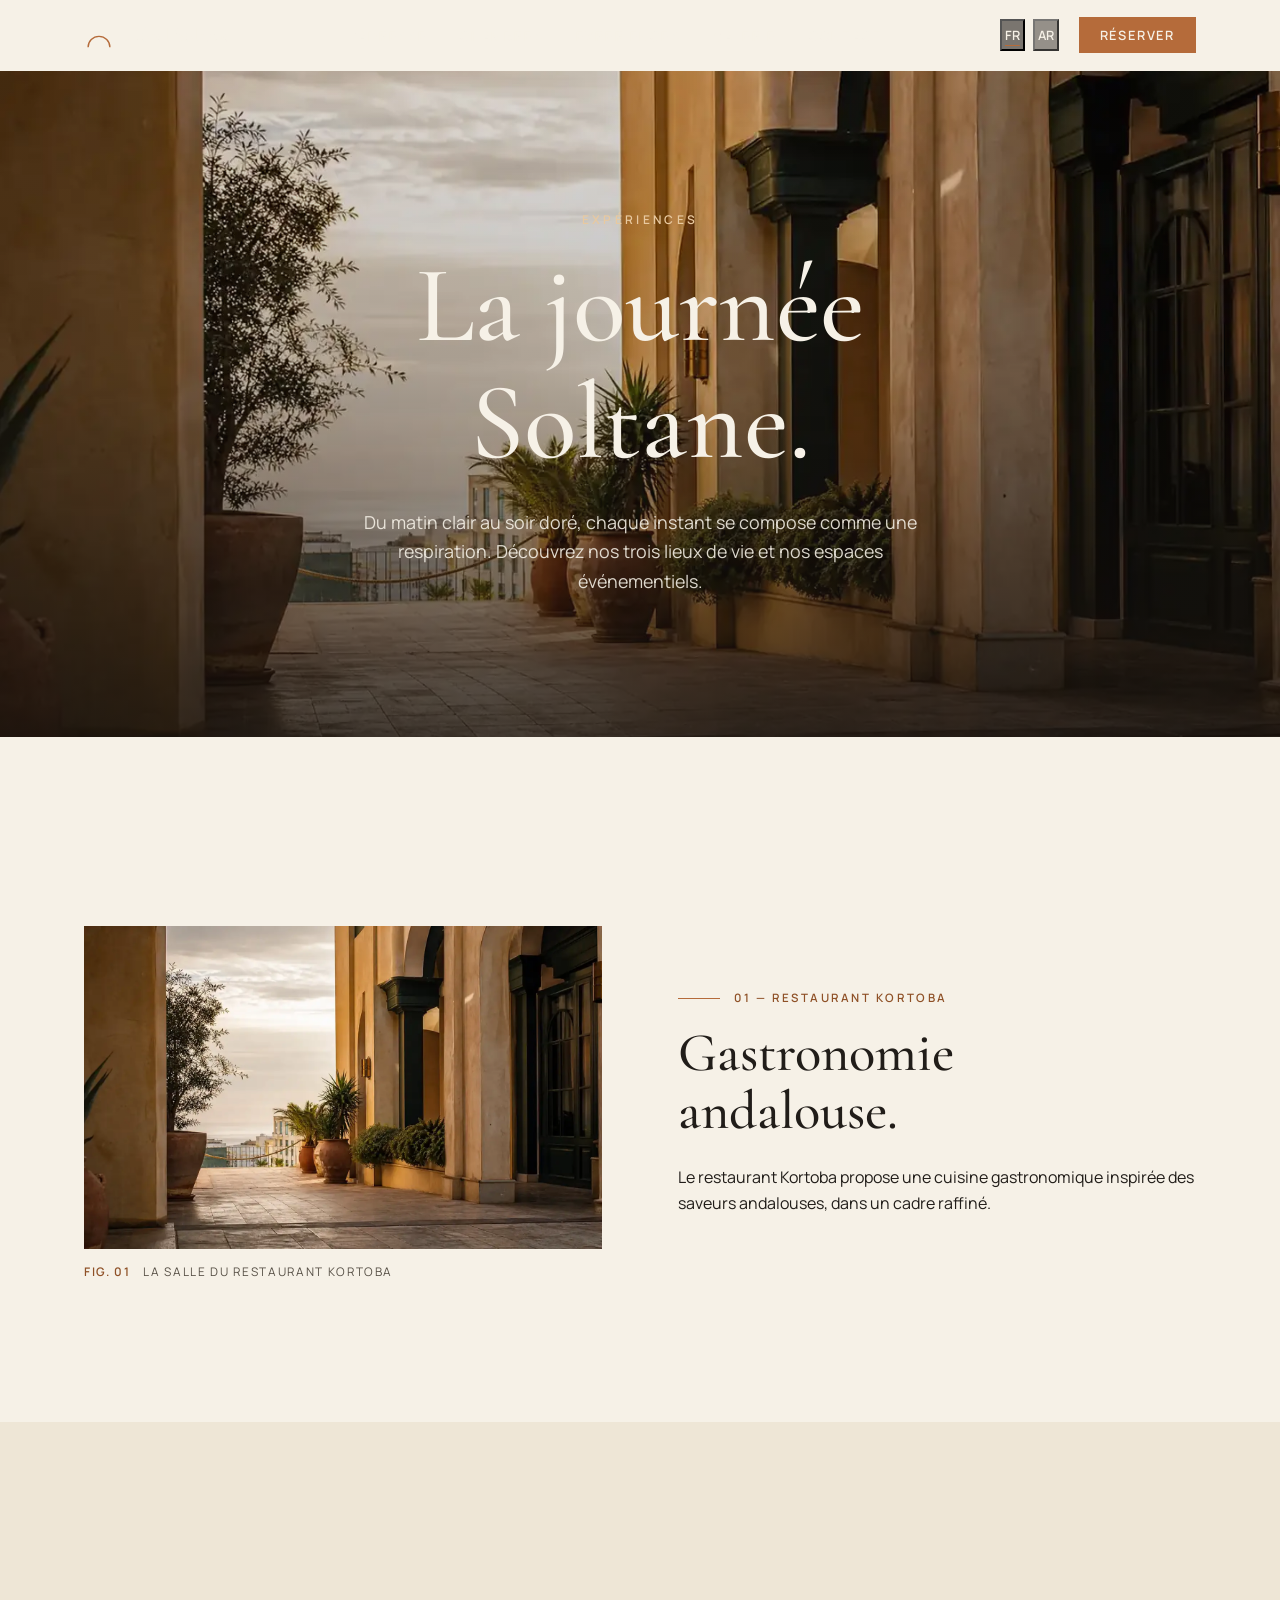
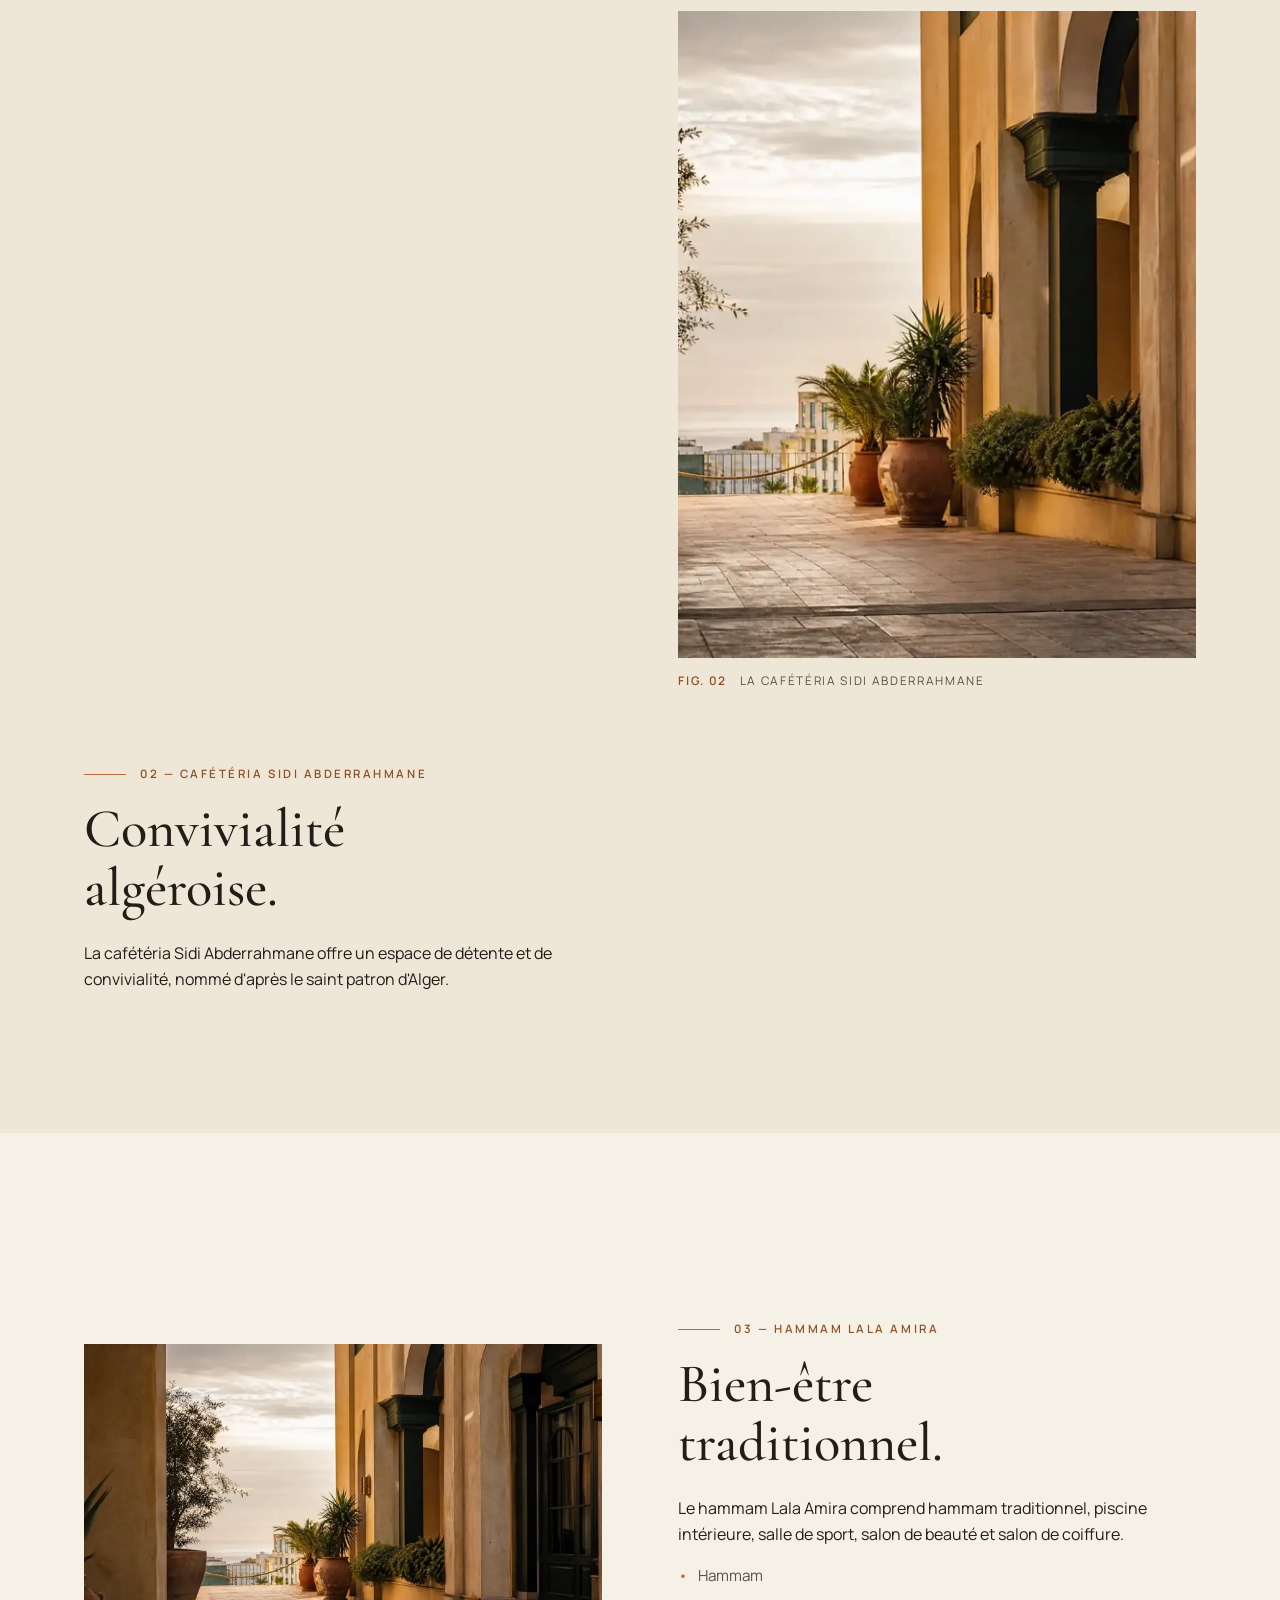
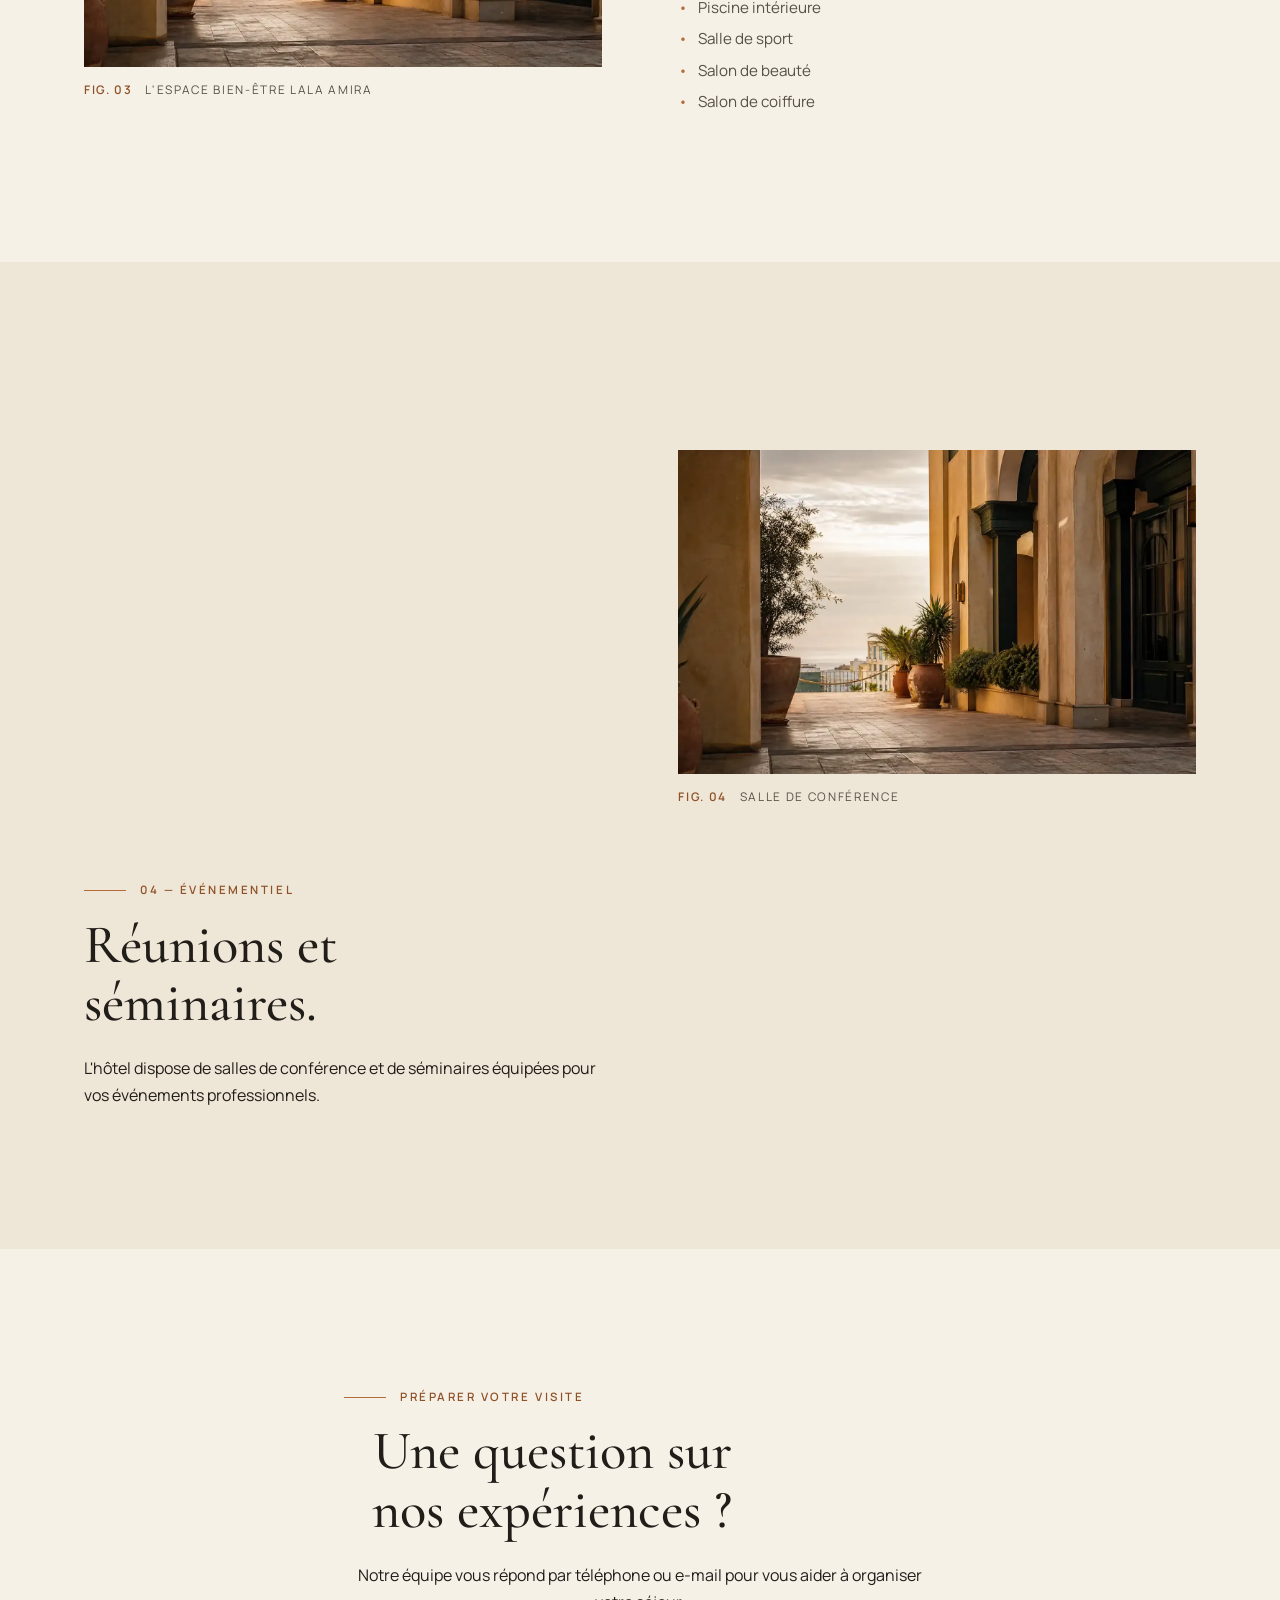
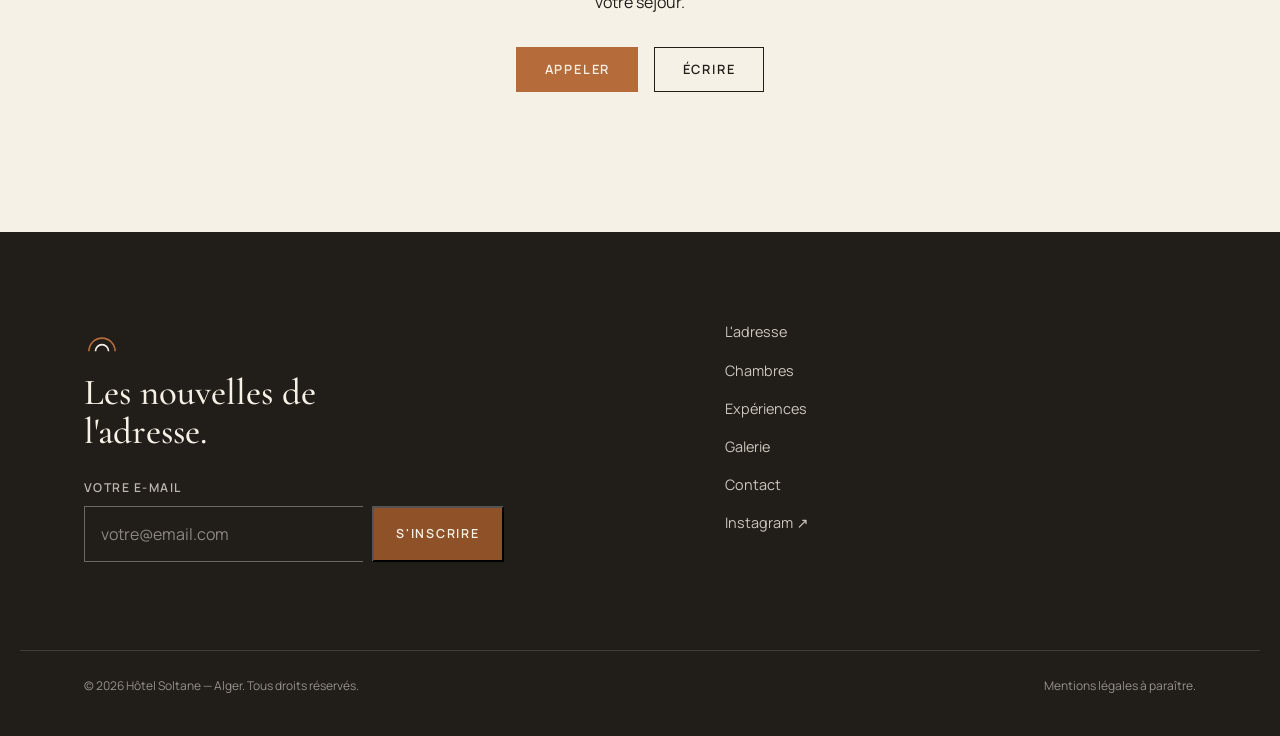
<file: experiences.html>
<!doctype html>
<html lang="fr" dir="ltr" data-page="experiences">
<head>
  <meta charset="UTF-8">
  <meta name="viewport" content="width=device-width, initial-scale=1">
  <meta name="theme-color" content="#F6F1E7">

  <!-- GitHub Pages preview URL; the custom hotel-soltane.dz domain remains pending official confirmation. -->
  <title>Expériences | Hôtel Soltane — Alger</title>
  <meta name="description" content="Restaurant Kortoba, Cafétéria Sidi Abderrahmane, Hammam Lala Amira. Hammam, piscine intérieure, salle de sport, salons de beauté et coiffure. Salles de conférence et événementiel.">
  <meta name="robots" content="index, follow">
  <meta name="referrer" content="strict-origin-when-cross-origin">
  <meta http-equiv="Permissions-Policy" content="geolocation=(), camera=(), microphone=()">

  <link rel="canonical" href="https://abdou1lalmi.github.io/hotel-soltane-les-heures-d-ambre/experiences.html">
  <link rel="alternate" hreflang="fr" href="https://abdou1lalmi.github.io/hotel-soltane-les-heures-d-ambre/experiences.html">
  <link rel="alternate" hreflang="ar" href="https://abdou1lalmi.github.io/hotel-soltane-les-heures-d-ambre/experiences.html">
  <link rel="alternate" hreflang="x-default" href="https://abdou1lalmi.github.io/hotel-soltane-les-heures-d-ambre/experiences.html">

  <meta property="og:type" content="website">
  <meta property="og:site_name" content="Hôtel Soltane">
  <meta property="og:title" content="Expériences | Hôtel Soltane">
  <meta property="og:description" content="Restaurant Kortoba, Cafétéria Sidi Abderrahmane, Hammam Lala Amira. Hammam, piscine intérieure, salle de sport, salons de beauté et coiffure.">
  <meta property="og:url" content="https://abdou1lalmi.github.io/hotel-soltane-les-heures-d-ambre/experiences.html">
  <meta property="og:locale" content="fr_DZ">
  <meta property="og:locale:alternate" content="ar_DZ">
  <!-- Social preview uses the approved hero asset until final campaign artwork is supplied. -->
  <meta property="og:image" content="https://abdou1lalmi.github.io/hotel-soltane-les-heures-d-ambre/assets/hero-1440.webp">
  <meta name="twitter:card" content="summary_large_image">

  <script type="application/ld+json">
  {
    "@context": "https://schema.org",
    "@type": "Hotel",
    "name": "Hôtel Soltane",
    "description": "Hôtel Soltane, une adresse urbaine feutrée à Alger. 140 chambres et suites, restaurant Kortoba, hammam Lala Amira.",
    "address": {
      "@type": "PostalAddress",
      "streetAddress": "12 Rue Mouloud Belhouchat",
      "addressLocality": "Hussein Dey, Alger",
      "addressCountry": "DZ"
    },
    "telephone": [
      "+213 20 22 41 41",
      "+213 20 22 44 55",
      "+213 20 22 47 47",
      "+213 20 22 45 45"
    ],
    "email": "reservation@hotel-soltane.com",
    "sameAs": ["https://www.instagram.com/hotel.soltane/"]
  }
  </script>

  <link rel="preconnect" href="https://fonts.googleapis.com">
  <link rel="preconnect" href="https://fonts.gstatic.com" crossorigin>
  <link href="https://fonts.googleapis.com/css2?family=Amiri:wght@400;700&family=Cormorant+Garamond:ital,wght@0,400;0,500;0,600;1,500&family=Manrope:wght@400;500;600;700&family=Noto+Sans+Arabic:wght@400;500;600;700&display=swap" rel="stylesheet" media="print" onload="this.media='all'">
  <noscript><link href="https://fonts.googleapis.com/css2?family=Amiri:wght@400;700&family=Cormorant+Garamond:ital,wght@0,400;0,500;0,600;1,500&family=Noto+Sans+Arabic:wght@400;500;600;700&display=swap" rel="stylesheet"></noscript>

  <link rel="stylesheet" href="./tokens.css">
  <link rel="stylesheet" href="./base.css">
  <link rel="stylesheet" href="./typography.css">

  <style>
    :root { --line: rgb(33 29 25 / 14%); }
    [hidden] { display: none !important; }
    .skip-link { position: absolute; inset-inline-start: 1rem; inset-block-start: -4rem; z-index: 200; padding: .6rem 1.1rem; background: var(--ink); color: var(--ivory); text-decoration: none; transition: inset-block-start .2s var(--ease); }
    .visually-hidden { position: absolute; inline-size: 1px; block-size: 1px; overflow: hidden; clip: rect(0 0 0 0); white-space: nowrap; }
    .skip-link:focus { inset-block-start: 1rem; }
    .wrap { max-inline-size: var(--max); margin-inline: auto; padding-inline: var(--pad); }
    section { position: relative; padding-block: clamp(5rem, 11vw, 9rem); }

    .nav { color: var(--ivory); border-block-end: 1px solid transparent; }
    .nav.is-solid { background: rgb(246 241 231 / 92%); backdrop-filter: blur(12px); color: var(--ink); border-block-end-color: var(--line); }
    .nav-inner { display: flex; align-items: center; justify-content: space-between; block-size: 4.4rem; max-inline-size: var(--max); margin-inline: auto; padding-inline: var(--pad); }
    .brand { display: flex; align-items: center; gap: .7rem; color: inherit; text-decoration: none; }
    .brand svg { inline-size: 30px; block-size: auto; }
    .brand-name { font-family: var(--serif); font-size: 1.22rem; }
    .nav-links { display: flex; gap: 2rem; list-style: none; padding: 0; }
    .nav-links a { font-size: .82rem; font-weight: 500; letter-spacing: .14em; text-decoration: none; text-transform: uppercase; opacity: .85; }
    .nav-links a:hover { opacity: 1; text-decoration: underline; text-decoration-color: var(--amber); text-underline-offset: 6px; }
    .nav-actions { display: flex; align-items: center; gap: 1.2rem; }
    .lang-switch { display: flex; gap: .5rem; font-size: .8rem; font-weight: 600; letter-spacing: .1em; }
    .lang-switch button { padding: .2rem; opacity: .78; background: rgb(33 29 25 / 58%); color: var(--ivory); }
    .lang-switch button[aria-pressed="true"] { opacity: 1; text-decoration: underline; text-decoration-color: var(--amber); text-underline-offset: 5px; }
    .nav.is-solid .lang-switch button { background: transparent; color: var(--ink); }
    .btn { display: inline-flex; align-items: center; justify-content: center; gap: .7rem; padding: .85rem 1.7rem; border: 1px solid currentColor; font-size: .8rem; font-weight: 600; letter-spacing: .14em; line-height: 1.2; text-decoration: none; text-transform: uppercase; transition: background .3s var(--ease), color .3s var(--ease), border-color .3s var(--ease); }
    .btn-amber { border-color: var(--amber); background: var(--amber); color: var(--ivory); }
    .btn-amber:hover { border-color: var(--amber-text); background: var(--amber-text); }
    .btn-ghost:hover { border-color: var(--ink); background: var(--ink); color: var(--ivory); }
    .nav .btn { padding: .6rem 1.25rem; }
    .burger { display: none; flex-direction: column; gap: 6px; padding: .5rem; }
    .burger span { inline-size: 24px; block-size: 1.5px; background: currentColor; transition: transform .3s var(--ease), opacity .3s var(--ease); }
    .burger[aria-expanded="true"] span:nth-child(1) { transform: translateY(7.5px) rotate(45deg); }
    .burger[aria-expanded="true"] span:nth-child(2) { opacity: 0; }
    .burger[aria-expanded="true"] span:nth-child(3) { transform: translateY(-7.5px) rotate(-45deg); }
    .nav-menu { display: none; }

    .hero-compact { display: flex; align-items: center; justify-content: center; min-block-size: 60svh; overflow: hidden; position: relative; text-align: center; color: var(--ivory); }
    .hero-compact .media { position: absolute; inset: 0; }
    .hero-compact .media::before { position: absolute; inset: 0; z-index: 1; background: linear-gradient(to top, rgb(23 18 13 / 78%) 0%, rgb(23 18 13 / 25%) 55%, rgb(23 18 13 / 15%) 100%); content: ''; }
    .hero-compact-content { position: relative; z-index: 2; max-inline-size: 720px; }
    .hero-compact .kicker { display: block; margin-block-end: 1.2rem; color: #E8C9A0; }
    .hero-compact .lead { max-inline-size: 58ch; margin-block: 1.6rem 0; color: rgb(246 241 231 / 88%); font-size: clamp(1.05rem, 1.4vw, 1.2rem); }
    .media { position: relative; overflow: hidden; background: linear-gradient(168deg, #2B2118 0%, #6B4A2E 42%, #B56B3A 78%, #D9A05B 100%); }
    .media img { inline-size: 100%; block-size: 100%; object-fit: cover; }
    .media.is-fallback img { display: none; }
    .media.is-fallback::after { position: absolute; inset: 0; background: radial-gradient(ellipse 70% 50% at 70% 20%, rgb(217 160 91 / 50%), transparent 60%); content: ''; }

    .venue-block { display: grid; grid-template-columns: repeat(12, minmax(0, 1fr)); gap: clamp(2rem, 6vw, 5rem); align-items: center; margin-block-start: 3rem; }
    .venue-block .text { grid-column: 7 / span 6; }
    .venue-block .media-col { grid-column: 1 / span 6; }
    .venue-block.reverse .text { grid-column: 1 / span 6; }
    .venue-block.reverse .media-col { grid-column: 7 / span 6; }
    .venue-block .media { aspect-ratio: 16 / 10; transition: transform .6s var(--ease); }
    .venue-block .media.portrait { aspect-ratio: 4 / 5; }
    .venue-block:hover .media { transform: scale(1.025); }
    .venue-block ul { list-style: none; padding: 0; margin-block: 1rem 0; }
    .venue-block li { position: relative; margin-block: .4rem; padding-inline-start: 1.2rem; color: var(--ink-soft); font-size: .95rem; }
    .venue-block li::before { position: absolute; inset-inline-start: 0; color: var(--amber); content: '•'; }
    .fig-caption { display: flex; gap: .8rem; margin-block-start: .8rem; color: var(--ink-soft); font-size: .74rem; letter-spacing: .14em; text-transform: uppercase; }
    .fig-caption b { color: var(--amber-text); font-weight: 600; }
    .cta-section { max-inline-size: 720px; margin-inline: auto; text-align: center; }
    .cta-section .lead { margin-inline: auto; }
    .cta-actions { display: flex; flex-wrap: wrap; justify-content: center; gap: 1rem; margin-block-start: 2rem; }

    footer { padding-block: clamp(3.5rem, 7vw, 5.5rem) 2.5rem; background: var(--ink); color: var(--ivory); }
    .footer-grid { display: grid; grid-template-columns: 1.2fr 1fr; gap: clamp(2rem, 6vw, 5rem); }
    footer h2 { color: var(--ivory); font-size: clamp(1.7rem, 3vw, 2.3rem); }
    .newsletter { display: grid; grid-template-columns: 1fr auto; gap: .55rem; max-inline-size: 420px; margin-block-start: 1.6rem; }
    .newsletter label { grid-column: 1 / -1; color: rgb(246 241 231 / 72%); font-size: .76rem; font-weight: 600; letter-spacing: .12em; text-transform: uppercase; }
    .newsletter input { min-inline-size: 0; padding: .85rem 1rem; border: 1px solid rgb(246 241 231 / 35%); border-inline-end: 0; background: transparent; color: var(--ivory); font: inherit; }
    .newsletter input::placeholder { color: rgb(246 241 231 / 50%); }
    .newsletter button { padding: .85rem 1.4rem; background: var(--amber-text); color: var(--ivory); font-size: .78rem; font-weight: 600; letter-spacing: .14em; text-transform: uppercase; }
    .newsletter button:hover { background: var(--amber-text); }
    .form-status { min-block-size: 1.4em; margin-block-start: .8rem; color: #C9D6C4; font-size: .85rem; }
    .footer-links { display: flex; flex-direction: column; align-items: flex-start; gap: .9rem; }
    .footer-links a { color: rgb(246 241 231 / 80%); font-size: .9rem; text-decoration: none; }
    .footer-links a:hover { color: var(--ivory); text-decoration: underline; text-decoration-color: var(--amber); text-underline-offset: 5px; }
    .footer-legal { display: flex; flex-wrap: wrap; justify-content: space-between; gap: 1rem; margin-block-start: 3.5rem; padding-block-start: 1.6rem; border-block-start: 1px solid rgb(246 241 231 / 15%); color: rgb(246 241 231 / 55%); font-size: .75rem; }

    .reveal { opacity: 0; transform: translateY(26px); transition: opacity .7s var(--ease), transform .7s var(--ease); }
    .reveal.is-visible { opacity: 1; transform: none; }

    @media (max-width: 900px) {
      .nav-links, .nav-inner .js-reserve-link { display: none; }
      .burger { display: flex; }
      .nav-menu { position: fixed; inset-inline: 0; inset-block-start: 4.4rem; z-index: 49; flex-direction: column; gap: 1.3rem; padding: 2rem var(--pad) 2.5rem; border-block-end: 1px solid var(--line); background: var(--ivory); color: var(--ink); }
      .nav-menu.is-open { display: flex; }
      .nav-menu a { font-family: var(--serif); font-size: 1.5rem; text-decoration: none; }
      .nav-menu .btn { align-self: flex-start; margin-block-start: .5rem; font-family: var(--sans); font-size: .8rem; }
      .venue-block, .venue-block.reverse { grid-template-columns: 1fr; }
      .venue-block .media-col, .venue-block.reverse .media-col,
      .venue-block .text, .venue-block.reverse .text { grid-column: 1 / -1; }
      .venue-block .media-col { order: 1; }
      .venue-block .text { order: 2; }
      .footer-grid { grid-template-columns: 1fr; }
    }

    @media (max-width: 600px) {
      .cta-actions { flex-direction: column; align-items: stretch; }
      .cta-actions .btn { inline-size: 100%; }
      .newsletter { grid-template-columns: 1fr; }
      .newsletter input { border-inline-end: 1px solid rgb(246 241 231 / 35%); }
      .newsletter button { justify-self: start; }
      .footer-legal { flex-direction: column; }
    }

    @media (prefers-reduced-motion: reduce) {
      html { scroll-behavior: auto; }
      *, *::before, *::after { animation-duration: .01ms !important; animation-iteration-count: 1 !important; transition-duration: .01ms !important; }
      .preloader { display: none !important; }
      .reveal { opacity: 1; transform: none; }
    }
  </style>
</head>
<body>
  <a class="skip-link" href="#main" data-i18n="skip">Aller au contenu</a>

  <!-- Phase A Preloader: sessionStorage skip, reduced-motion removal, 1.2s maximum. -->
  <div class="preloader" id="preloader" aria-hidden="true">
    <div class="preloader-inner">
      <svg viewBox="0 0 44 40" width="54" height="49" fill="none" aria-hidden="true">
        <path d="M6 38 A16 16 0 0 1 38 38" stroke="var(--amber)" stroke-width="1.6" />
        <path d="M14 38 A8 8 0 0 1 30 38" stroke="var(--ink)" stroke-width="1.6" />
      </svg>
      <p class="preloader-name">Hôtel Soltane</p>
    </div>
  </div>

  <header class="nav" id="nav">
    <div class="nav-inner">
      <a class="brand" href="index.html" aria-label="Hôtel Soltane — accueil">
        <svg viewBox="0 0 44 40" width="30" height="28" fill="none" aria-hidden="true">
          <path d="M6 38 A16 16 0 0 1 38 38" stroke="var(--amber)" stroke-width="2" />
          <path d="M14 38 A8 8 0 0 1 30 38" stroke="currentColor" stroke-width="2" />
        </svg>
        <span class="brand-name">Hôtel Soltane</span>
      </a>

      <nav aria-label="Navigation principale">
        <ul class="nav-links">
          <li><a href="index.html#story" data-i18n="nav1">L'adresse</a></li>
          <li><a href="chambres.html" data-i18n="nav2">Chambres</a></li>
          <li><a href="experiences.html" data-i18n="nav3">Expériences</a></li>
          <li><a href="galerie.html" data-i18n="nav4">Galerie</a></li>
          <li><a href="index.html#contact" data-i18n="nav5">Contact</a></li>
        </ul>
      </nav>

      <div class="nav-actions">
        <div class="lang-switch" role="group" aria-label="Langue / اللغة">
          <button type="button" id="lang-fr" aria-pressed="true">FR</button>
          <button type="button" id="lang-ar" aria-pressed="false">AR</button>
        </div>
        <a class="btn btn-amber js-reserve-link" href="index.html#contact" data-i18n="book">Réserver</a>
        <button class="burger" id="burger" type="button" aria-expanded="false" aria-controls="mobile-menu" aria-label="Menu">
          <span aria-hidden="true"></span><span aria-hidden="true"></span><span aria-hidden="true"></span>
        </button>
      </div>
    </div>

    <nav class="nav-menu" id="mobile-menu" aria-label="Menu mobile" hidden>
      <a href="index.html#story" data-i18n="nav1">L'adresse</a>
      <a href="chambres.html" data-i18n="nav2">Chambres</a>
      <a href="experiences.html" data-i18n="nav3">Expériences</a>
      <a href="galerie.html" data-i18n="nav4">Galerie</a>
      <a href="index.html#contact" data-i18n="nav5">Contact</a>
      <a class="btn btn-amber" href="index.html#contact" data-i18n="book">Réserver</a>
    </nav>
  </header>

  <main id="main">
    <section class="hero-compact" id="top" aria-labelledby="experiences-title">
      <div class="media">
        <!-- [À CONFIRMER — PHOTOS] Placeholder asset only; no invented experience photography is used. -->
        <img src="assets/exp-hero-1440.webp" alt="" width="1440" height="900" fetchpriority="high" onerror="this.closest('.media').classList.add('is-fallback')">
      </div>
      <div class="hero-compact-content wrap">
        <span class="kicker" data-i18n="expKicker">Expériences</span>
        <h1 id="experiences-title" data-i18n="expPageTitle">La journée Soltane.</h1>
        <p class="lead" data-i18n="expLead">Du matin clair au soir doré, chaque instant se compose comme une respiration. Découvrez nos trois lieux de vie et nos espaces événementiels.</p>
      </div>
    </section>

    <section id="kortoba" aria-labelledby="kortoba-title">
      <div class="wrap">
        <div class="venue-block reveal">
          <figure class="media-col">
            <!-- Current asset is a temporary approved-photo derivative; replace with the final venue photograph when supplied. -->
            <div class="media">
              <img src="assets/kortoba-1440.webp" alt="" width="1440" height="900" loading="lazy" onerror="this.closest('.media').classList.add('is-fallback')">
            </div>
            <figcaption class="fig-caption"><b>Fig. 01</b><span data-i18n="kortobaFig">La salle du restaurant Kortoba</span></figcaption>
          </figure>
          <div class="text">
            <p class="caption" data-i18n="kortobaCap">01 — Restaurant Kortoba</p>
            <h2 id="kortoba-title" data-i18n="kortobaTitle">Gastronomie andalouse.</h2>
            <p class="lead" data-i18n="kortobaLead">Le restaurant Kortoba propose une cuisine gastronomique inspirée des saveurs andalouses, dans un cadre raffiné.</p>
          </div>
        </div>
      </div>
    </section>

    <section id="sidi" aria-labelledby="sidi-title" style="background:var(--ivory-deep)">
      <div class="wrap">
        <div class="venue-block reverse reveal">
          <figure class="media-col">
            <!-- Current asset is a temporary approved-photo derivative; replace with the final venue photograph when supplied. -->
            <div class="media portrait">
              <img src="assets/sidi-1080.webp" alt="" width="1080" height="1350" loading="lazy" onerror="this.closest('.media').classList.add('is-fallback')">
            </div>
            <figcaption class="fig-caption"><b>Fig. 02</b><span data-i18n="sidiFig">La cafétéria Sidi Abderrahmane</span></figcaption>
          </figure>
          <div class="text">
            <p class="caption" data-i18n="sidiCap">02 — Cafétéria Sidi Abderrahmane</p>
            <h2 id="sidi-title" data-i18n="sidiTitle">Convivialité algéroise.</h2>
            <p class="lead" data-i18n="sidiLead">La cafétéria Sidi Abderrahmane offre un espace de détente et de convivialité, nommé d'après le saint patron d'Alger.</p>
          </div>
        </div>
      </div>
    </section>

    <section id="lala" aria-labelledby="lala-title">
      <div class="wrap">
        <div class="venue-block reveal">
          <figure class="media-col">
            <!-- Current asset is a temporary approved-photo derivative; replace with the final venue photograph when supplied. -->
            <div class="media">
              <img src="assets/lala-1440.webp" alt="" width="1440" height="900" loading="lazy" onerror="this.closest('.media').classList.add('is-fallback')">
            </div>
            <figcaption class="fig-caption"><b>Fig. 03</b><span data-i18n="lalaFig">L'espace bien-être Lala Amira</span></figcaption>
          </figure>
          <div class="text">
            <p class="caption" data-i18n="lalaCap">03 — Hammam Lala Amira</p>
            <h2 id="lala-title" data-i18n="lalaTitle">Bien-être traditionnel.</h2>
            <p class="lead" data-i18n="lalaLead">Le hammam Lala Amira comprend hammam traditionnel, piscine intérieure, salle de sport, salon de beauté et salon de coiffure.</p>
            <ul>
              <li data-i18n="lalaItem1">Hammam</li>
              <li data-i18n="lalaItem2">Piscine intérieure</li>
              <li data-i18n="lalaItem3">Salle de sport</li>
              <li data-i18n="lalaItem4">Salon de beauté</li>
              <li data-i18n="lalaItem5">Salon de coiffure</li>
            </ul>
          </div>
        </div>
      </div>
    </section>

    <section id="events" aria-labelledby="events-title" style="background:var(--ivory-deep)">
      <div class="wrap">
        <div class="venue-block reverse reveal">
          <figure class="media-col">
            <!-- Current asset is a temporary approved-photo derivative; replace with the final event photograph when supplied. -->
            <div class="media">
              <img src="assets/events-1440.webp" alt="" width="1440" height="900" loading="lazy" onerror="this.closest('.media').classList.add('is-fallback')">
            </div>
            <figcaption class="fig-caption"><b>Fig. 04</b><span data-i18n="eventsFig">Salle de conférence</span></figcaption>
          </figure>
          <div class="text">
            <p class="caption" data-i18n="eventsCap">04 — Événementiel</p>
            <h2 id="events-title" data-i18n="eventsTitle">Réunions et séminaires.</h2>
            <p class="lead" data-i18n="eventsLead">L'hôtel dispose de salles de conférence et de séminaires équipées pour vos événements professionnels.</p>
          </div>
        </div>
      </div>
    </section>

    <section class="cta-section" aria-labelledby="cta-title">
      <div class="wrap">
        <p class="caption reveal" data-i18n="expCtaCap">Préparer votre visite</p>
        <h2 id="cta-title" class="reveal" data-i18n="expCtaTitle">Une question sur nos expériences ?</h2>
        <p class="lead reveal" data-i18n="expCtaLead">Notre équipe vous répond par téléphone ou e-mail pour vous aider à organiser votre séjour.</p>
        <div class="cta-actions reveal">
          <a class="btn btn-amber" href="tel:+21320224141"><span data-i18n="ctaCall">Appeler</span> <bdi class="visually-hidden">+213 20 22 41 41</bdi></a>
          <a class="btn btn-ghost" href="mailto:reservation@hotel-soltane.com?subject=Demande%20de%20r%C3%A9servation%20%E2%80%94%20H%C3%B4tel%20Soltane&body=Bonjour%2C%0A%0AJe%20souhaite%20organiser%20mon%20s%C3%A9jour%20%C3%A0%20l%E2%80%99H%C3%B4tel%20Soltane.%0A%0AMerci%20de%20votre%20retour." data-i18n="ctaEmail">Écrire</a>
        </div>
      </div>
    </section>
  </main>

  <footer>
    <div class="wrap footer-grid">
      <div>
        <svg viewBox="0 0 44 40" width="36" height="33" fill="none" aria-hidden="true" style="margin-block-end:1.2rem">
          <path d="M6 38 A16 16 0 0 1 38 38" stroke="var(--amber)" stroke-width="2" />
          <path d="M14 38 A8 8 0 0 1 30 38" stroke="var(--ivory)" stroke-width="2" />
        </svg>
        <h2 data-i18n="newsTitle">Les nouvelles de l'adresse.</h2>
        <form class="newsletter" id="newsletter" novalidate>
          <label for="nl-email" data-i18n="newsLabel">Votre e-mail</label>
          <input type="email" id="nl-email" name="email" required data-i18n-ph="newsPh" placeholder="votre@email.com" autocomplete="email" aria-describedby="nl-status">
          <button type="submit" data-i18n="newsBtn">S'inscrire</button>
        </form>
        <p class="form-status" id="nl-status" role="status" aria-live="polite"></p>
      </div>
      <nav class="footer-links" aria-label="Liens de pied de page">
        <a href="index.html#story" data-i18n="nav1">L'adresse</a>
        <a href="chambres.html" data-i18n="nav2">Chambres</a>
        <a href="experiences.html" data-i18n="nav3">Expériences</a>
        <a href="galerie.html" data-i18n="nav4">Galerie</a>
        <a href="index.html#contact" data-i18n="nav5">Contact</a>
        <a href="https://www.instagram.com/hotel.soltane/" target="_blank" rel="noopener noreferrer">Instagram ↗</a>
      </nav>
    </div>
    <div class="wrap footer-legal">
      <span data-i18n="legal">© 2026 Hôtel Soltane — Alger. Tous droits réservés.</span>
      <span data-i18n="legal2">Mentions légales à paraître.</span>
    </div>
  </footer>

  <script type="module">
    import { I18N, initLang, setLang } from './utils/i18n.js';

    const html = document.documentElement;
    const nav = document.getElementById('nav');
    const burger = document.getElementById('burger');
    const menu = document.getElementById('mobile-menu');
    let lastMenuFocus = null;

    // Local loopback previews receive noindex; the deployed GitHub Pages site keeps index/follow.
    if (['127.0.0.1', '::1'].includes(window.location.hostname)) {
      const devRobots = document.createElement('meta');
      devRobots.name = 'robots';
      devRobots.content = 'noindex, nofollow';
      document.head.append(devRobots);
    }

    const updateNav = () => nav.classList.toggle('is-solid', window.scrollY > 40);
    window.addEventListener('scroll', updateNav, { passive: true });
    updateNav();

    const closeMenu = ({ restoreFocus = false } = {}) => {
      burger.setAttribute('aria-expanded', 'false');
      burger.setAttribute('aria-label', html.lang === 'ar' ? 'فتح القائمة' : 'Ouvrir le menu');
      menu.hidden = true;
      menu.classList.remove('is-open');
      if (restoreFocus) lastMenuFocus?.focus();
    };

    burger.addEventListener('click', () => {
      const open = burger.getAttribute('aria-expanded') === 'true';
      if (open) {
        closeMenu({ restoreFocus: true });
        return;
      }
      lastMenuFocus = document.activeElement;
      burger.setAttribute('aria-expanded', 'true');
      burger.setAttribute('aria-label', html.lang === 'ar' ? 'إغلاق القائمة' : 'Fermer le menu');
      menu.hidden = false;
      menu.classList.add('is-open');
      menu.querySelector('a')?.focus();
    });

    menu.querySelectorAll('a').forEach((link) => link.addEventListener('click', () => closeMenu()));
    document.addEventListener('keydown', (event) => {
      if (event.key === 'Escape' && burger.getAttribute('aria-expanded') === 'true') closeMenu({ restoreFocus: true });
    });

    const reducedMotion = window.matchMedia('(prefers-reduced-motion: reduce)').matches;
    const preloader = document.getElementById('preloader');
    let hasSeenPreloader = false;
    try { hasSeenPreloader = window.sessionStorage.getItem('soltane-seen') === '1'; } catch {}
    if (reducedMotion || hasSeenPreloader) {
      preloader.remove();
    } else {
      window.setTimeout(() => {
        preloader.classList.add('is-done');
        try { window.sessionStorage.setItem('soltane-seen', '1'); } catch {}
      }, 850);
      window.setTimeout(() => preloader.remove(), 1200);
    }

    if (reducedMotion || !('IntersectionObserver' in window)) {
      document.querySelectorAll('.reveal').forEach((element) => element.classList.add('is-visible'));
    } else {
      const observer = new IntersectionObserver((entries) => {
        entries.forEach((entry) => {
          if (!entry.isIntersecting) return;
          entry.target.classList.add('is-visible');
          observer.unobserve(entry.target);
        });
      }, { threshold: .12 });
      document.querySelectorAll('.reveal').forEach((element) => observer.observe(element));
    }

    document.getElementById('newsletter').addEventListener('submit', (event) => {
      event.preventDefault();
      const input = document.getElementById('nl-email');
      const status = document.getElementById('nl-status');
      const dictionary = I18N[html.lang === 'ar' ? 'ar' : 'fr'];
      if (!input.checkValidity()) {
        status.textContent = dictionary.newsErr;
        input.focus();
        return;
      }
      status.textContent = dictionary.newsOk;
      input.value = '';
    });

    document.getElementById('lang-fr').addEventListener('click', () => {
      setLang('fr');
      closeMenu();
    });
    document.getElementById('lang-ar').addEventListener('click', () => {
      setLang('ar');
      closeMenu();
    });
    document.addEventListener('soltane:languagechange', (event) => {
      const isArabic = event.detail.lang === 'ar';
      const isOpen = burger.getAttribute('aria-expanded') === 'true';
      burger.setAttribute('aria-label', isOpen
        ? (isArabic ? 'إغلاق القائمة' : 'Fermer le menu')
        : (isArabic ? 'فتح القائمة' : 'Ouvrir le menu'));
      menu.setAttribute('aria-label', isArabic ? 'القائمة المحمولة' : 'Menu mobile');
      document.querySelector('header nav[aria-label]')?.setAttribute('aria-label', isArabic ? 'التنقل الرئيسي' : 'Navigation principale');
    });

    initLang();
  </script>
</body>
</html>
</file>
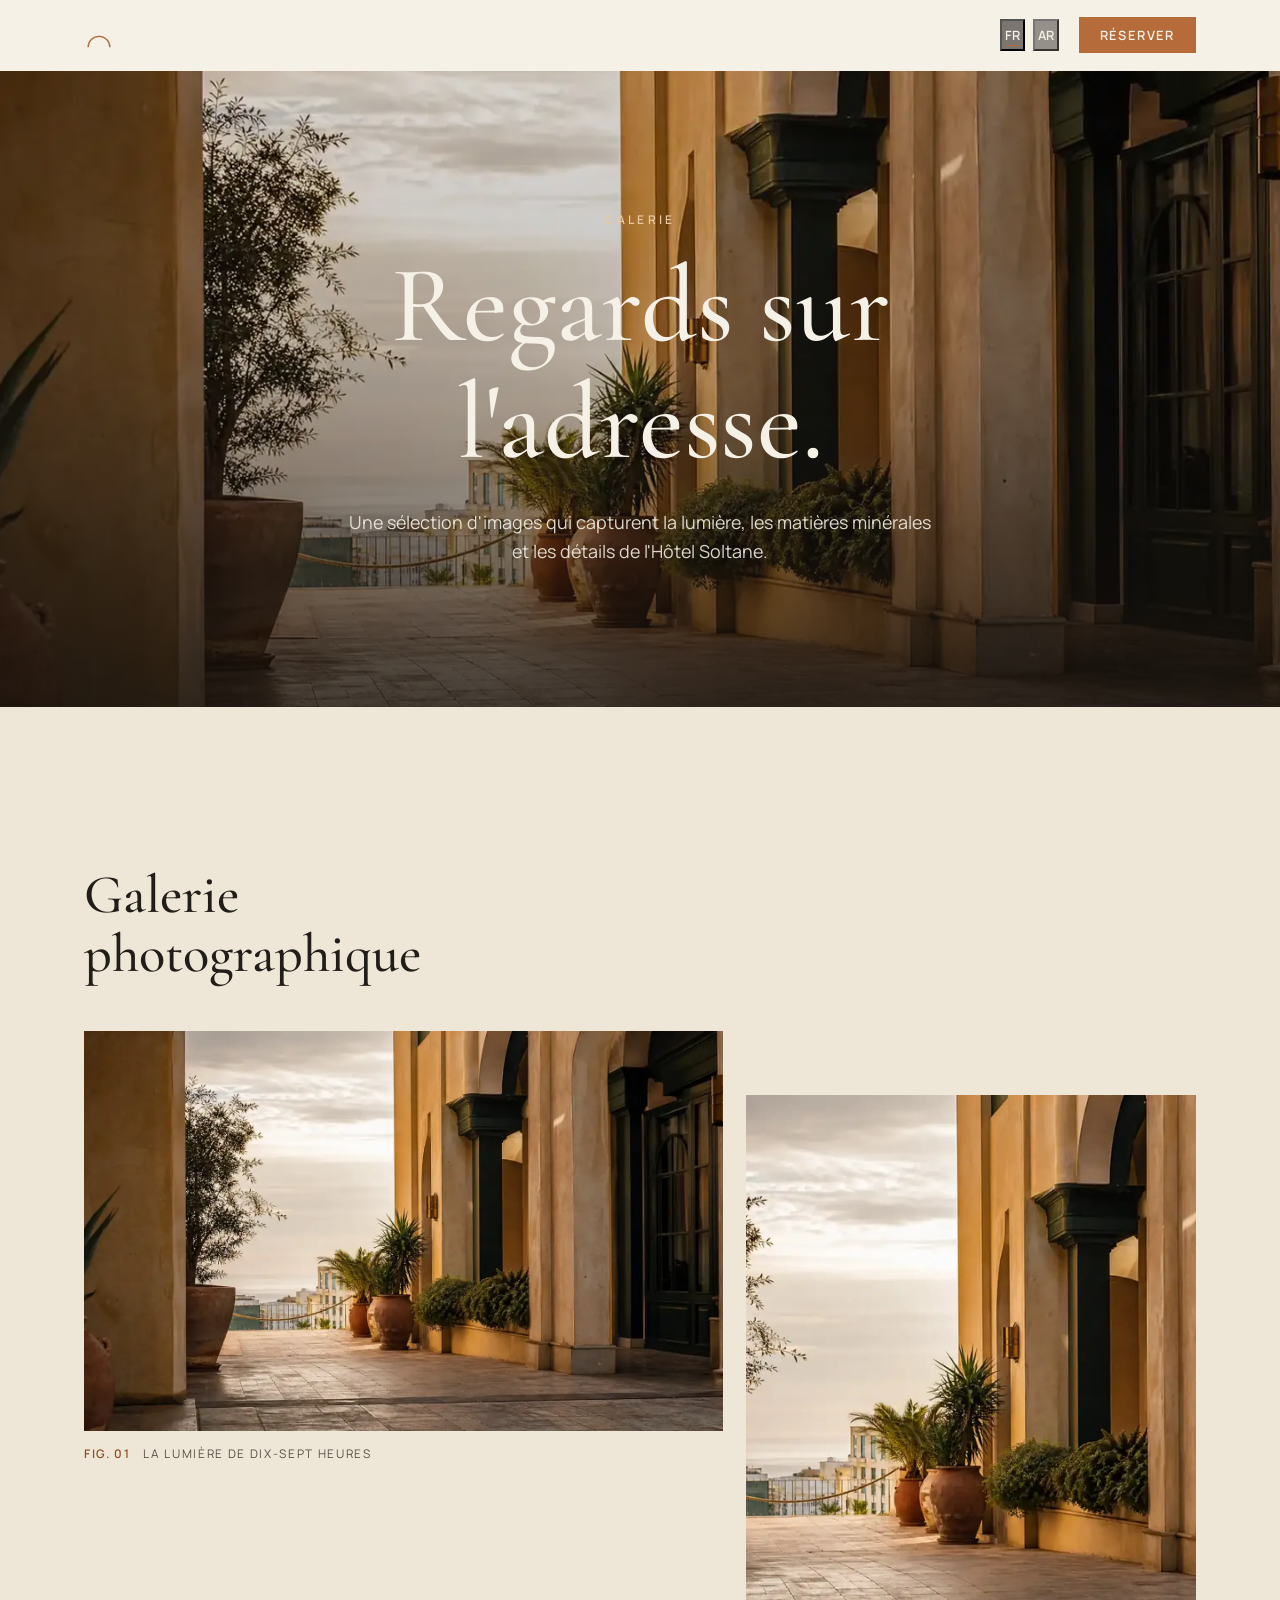
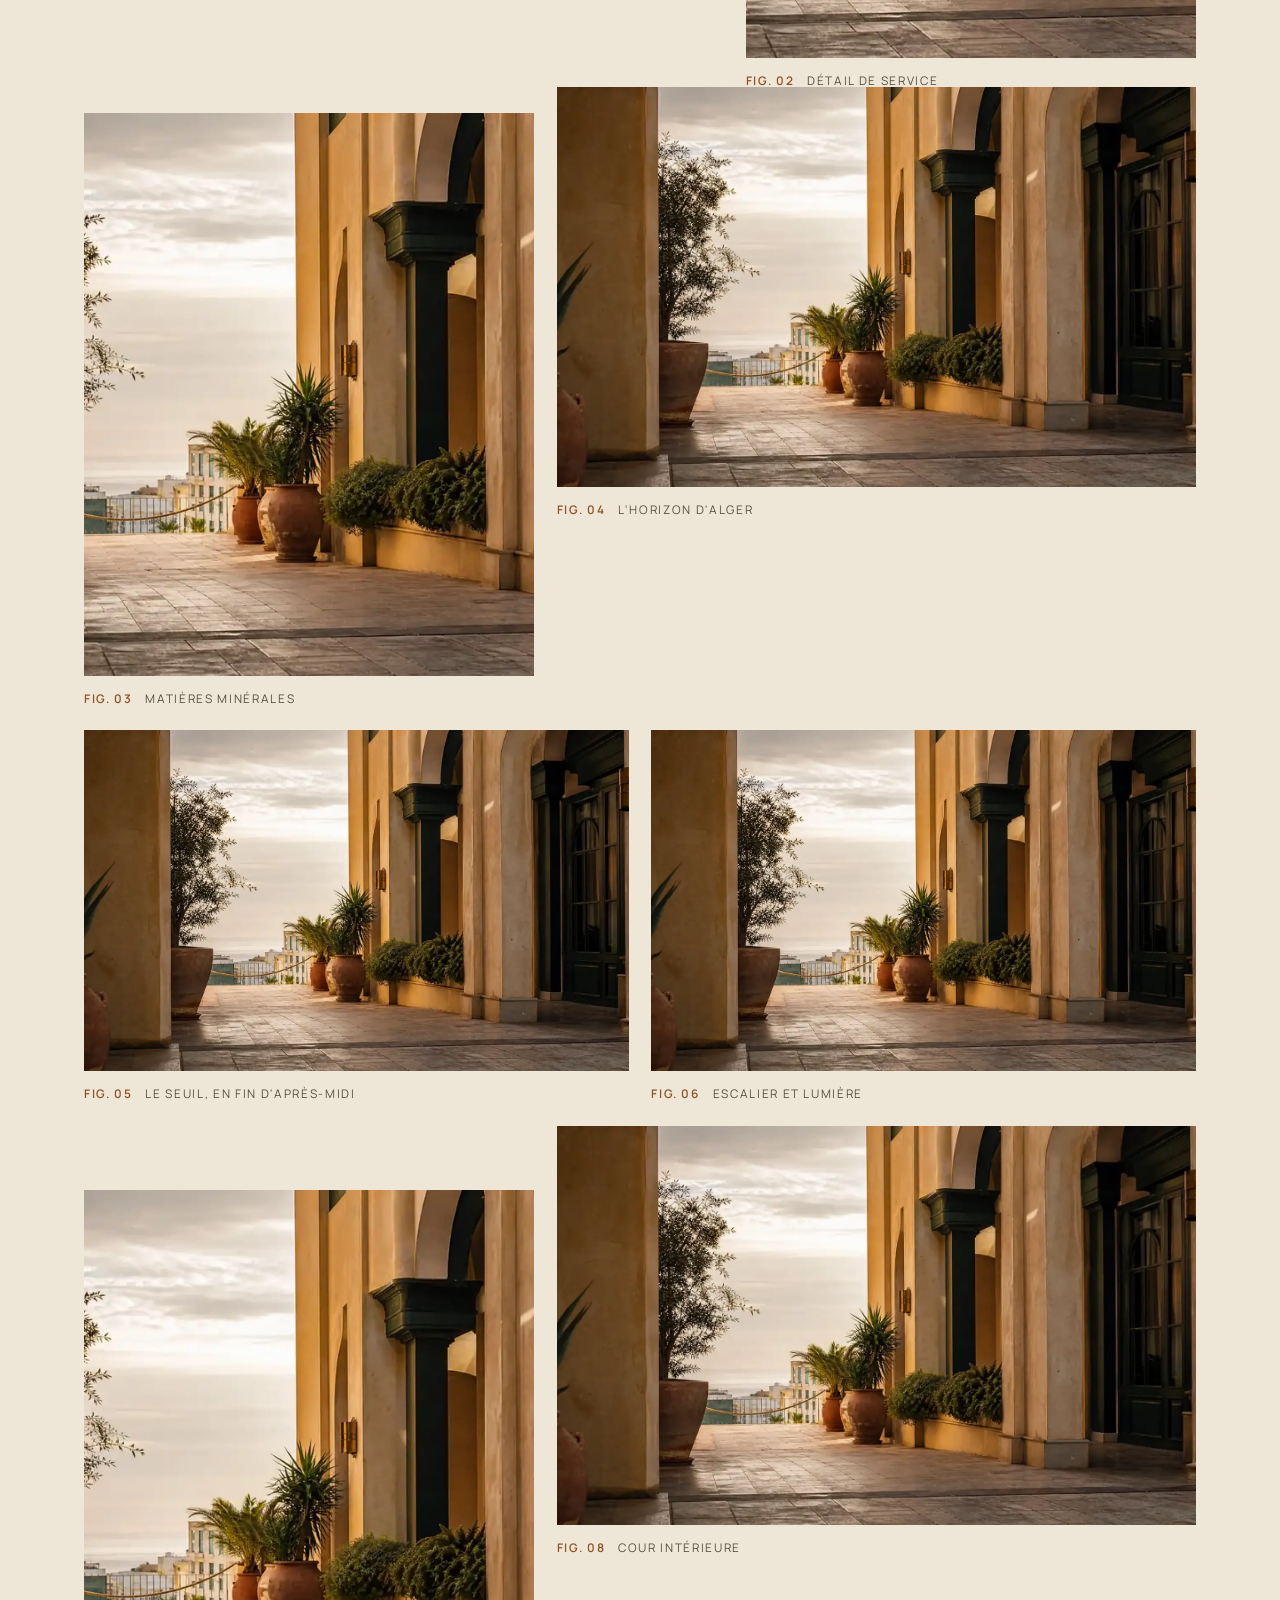
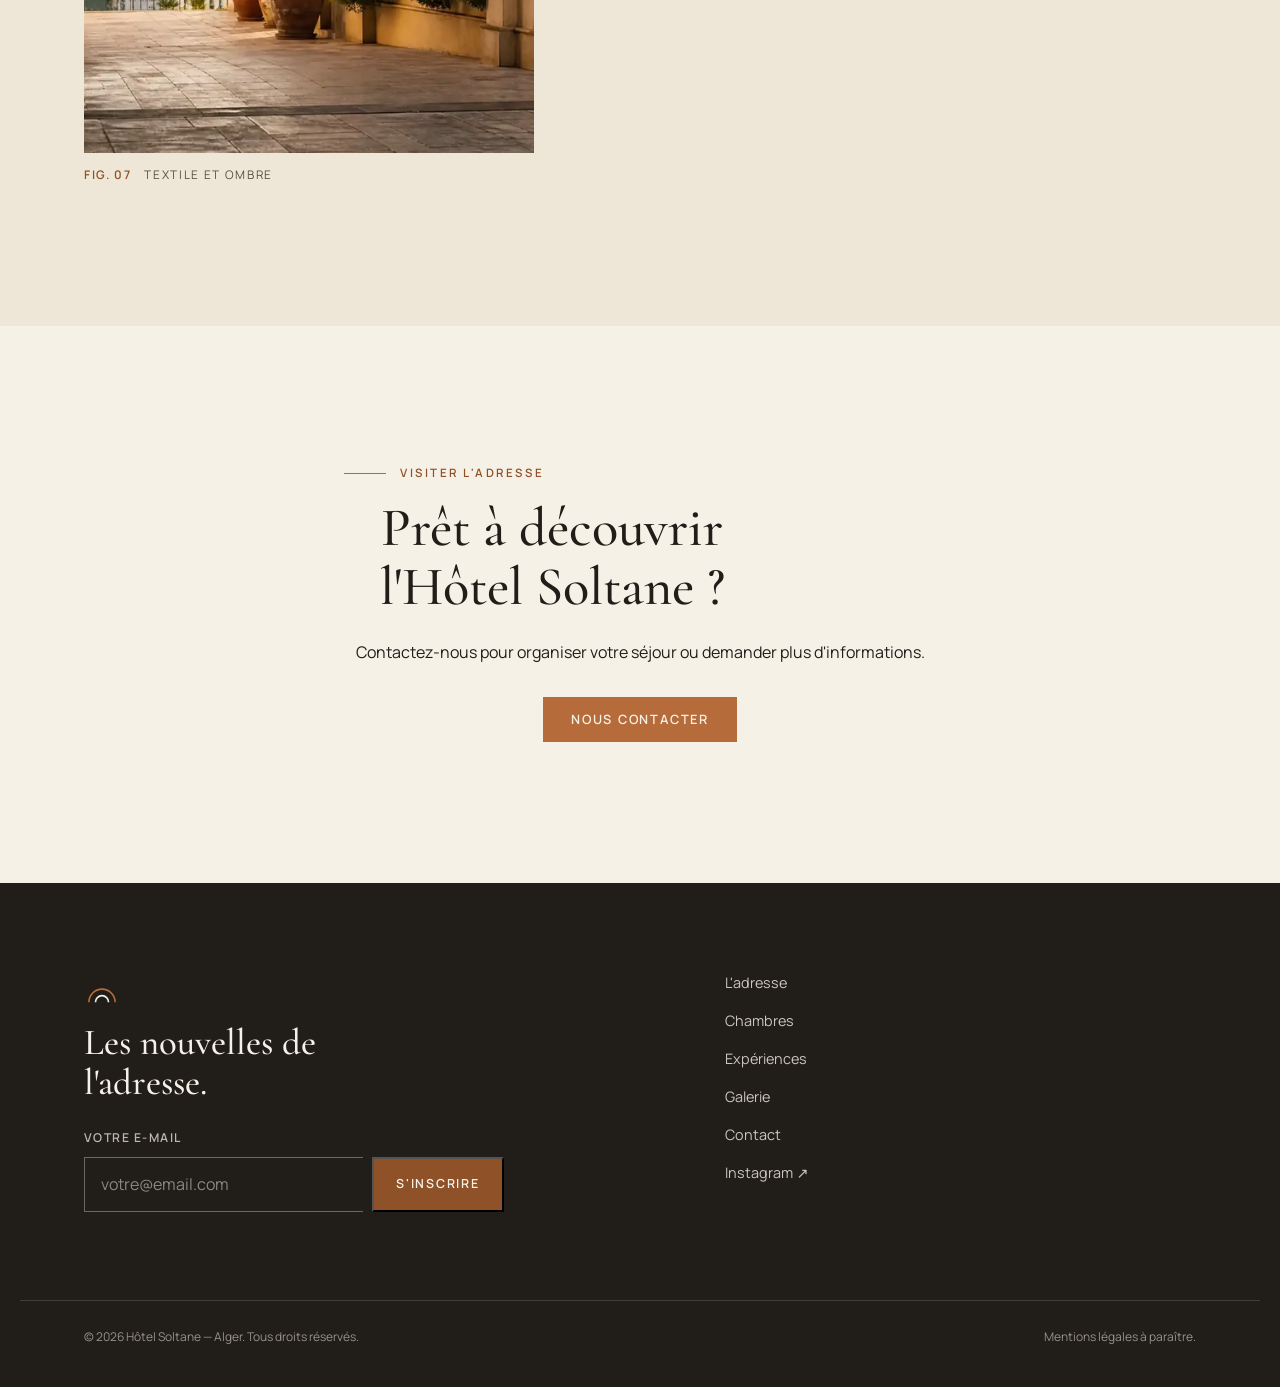
<file: galerie.html>
<!doctype html>
<html lang="fr" dir="ltr" data-page="gallery">
<head>
  <meta charset="UTF-8">
  <meta name="viewport" content="width=device-width, initial-scale=1">
  <meta name="theme-color" content="#F6F1E7">

  <!-- GitHub Pages preview URL; the custom hotel-soltane.dz domain remains pending official confirmation. -->
  <title>Galerie | Hôtel Soltane — Alger</title>
  <meta name="description" content="Galerie photographique de l'Hôtel Soltane. Lumière, matières minérales, détails de service, horizon d'Alger.">
  <meta name="robots" content="index, follow">
  <meta name="referrer" content="strict-origin-when-cross-origin">
  <meta http-equiv="Permissions-Policy" content="geolocation=(), camera=(), microphone=()">

  <link rel="canonical" href="https://abdou1lalmi.github.io/hotel-soltane-les-heures-d-ambre/galerie.html">
  <link rel="alternate" hreflang="fr" href="https://abdou1lalmi.github.io/hotel-soltane-les-heures-d-ambre/galerie.html">
  <link rel="alternate" hreflang="ar" href="https://abdou1lalmi.github.io/hotel-soltane-les-heures-d-ambre/galerie.html">
  <link rel="alternate" hreflang="x-default" href="https://abdou1lalmi.github.io/hotel-soltane-les-heures-d-ambre/galerie.html">

  <meta property="og:type" content="website">
  <meta property="og:site_name" content="Hôtel Soltane">
  <meta property="og:title" content="Galerie | Hôtel Soltane">
  <meta property="og:description" content="Galerie photographique de l'Hôtel Soltane. Lumière, matières minérales, détails de service, horizon d'Alger.">
  <meta property="og:url" content="https://abdou1lalmi.github.io/hotel-soltane-les-heures-d-ambre/galerie.html">
  <meta property="og:locale" content="fr_DZ">
  <meta property="og:locale:alternate" content="ar_DZ">
  <!-- [À CONFIRMER — IMAGE SOCIALE] Remplacer l'image placeholder par le visuel OG final. -->
  <meta property="og:image" content="https://abdou1lalmi.github.io/hotel-soltane-les-heures-d-ambre/assets/hero-1440.webp">
  <meta name="twitter:card" content="summary_large_image">

  <script type="application/ld+json">
  {
    "@context": "https://schema.org",
    "@type": "Hotel",
    "name": "Hôtel Soltane",
    "description": "Hôtel Soltane, une adresse urbaine feutrée à Alger. 140 chambres et suites, restaurant Kortoba, hammam Lala Amira.",
    "address": {
      "@type": "PostalAddress",
      "streetAddress": "12 Rue Mouloud Belhouchat",
      "addressLocality": "Hussein Dey, Alger",
      "addressCountry": "DZ"
    },
    "telephone": [
      "+213 20 22 41 41",
      "+213 20 22 44 55",
      "+213 20 22 47 47",
      "+213 20 22 45 45"
    ],
    "email": "reservation@hotel-soltane.com",
    "sameAs": ["https://www.instagram.com/hotel.soltane/"]
  }
  </script>

  <link rel="preconnect" href="https://fonts.googleapis.com">
  <link rel="preconnect" href="https://fonts.gstatic.com" crossorigin>
  <link href="https://fonts.googleapis.com/css2?family=Amiri:wght@400;700&family=Cormorant+Garamond:ital,wght@0,400;0,500;0,600;1,500&family=Manrope:wght@400;500;600;700&family=Noto+Sans+Arabic:wght@400;500;600;700&display=swap" rel="stylesheet" media="print" onload="this.media='all'">
  <noscript><link href="https://fonts.googleapis.com/css2?family=Amiri:wght@400;700&family=Cormorant+Garamond:ital,wght@0,400;0,500;0,600;1,500&family=Manrope:wght@400;500;600;700&family=Noto+Sans+Arabic:wght@400;500;600;700&display=swap" rel="stylesheet"></noscript>

  <link rel="stylesheet" href="./tokens.css">
  <link rel="stylesheet" href="./base.css">
  <link rel="stylesheet" href="./typography.css">

  <style>
    :root { --line: rgb(33 29 25 / 14%); }
    [hidden] { display: none !important; }
    .skip-link { position: absolute; inset-inline-start: 1rem; inset-block-start: -4rem; z-index: 200; padding: .6rem 1.1rem; background: var(--ink); color: var(--ivory); text-decoration: none; transition: inset-block-start .2s var(--ease); }
    .skip-link:focus { inset-block-start: 1rem; }
    .wrap { max-inline-size: var(--max); margin-inline: auto; padding-inline: var(--pad); }
    section { position: relative; padding-block: clamp(5rem, 11vw, 9rem); }

    .nav { color: var(--ivory); border-block-end: 1px solid transparent; }
    .nav.is-solid { background: rgb(246 241 231 / 92%); backdrop-filter: blur(12px); color: var(--ink); border-block-end-color: var(--line); }
    .nav-inner { display: flex; align-items: center; justify-content: space-between; block-size: 4.4rem; max-inline-size: var(--max); margin-inline: auto; padding-inline: var(--pad); }
    .brand { display: flex; align-items: center; gap: .7rem; color: inherit; text-decoration: none; }
    .brand svg { inline-size: 30px; block-size: auto; }
    .brand-name { font-family: var(--serif); font-size: 1.22rem; }
    .nav-links { display: flex; gap: 2rem; list-style: none; padding: 0; }
    .nav-links a { font-size: .82rem; font-weight: 500; letter-spacing: .14em; text-decoration: none; text-transform: uppercase; opacity: .85; }
    .nav-links a:hover { opacity: 1; text-decoration: underline; text-decoration-color: var(--amber); text-underline-offset: 6px; }
    .nav-actions { display: flex; align-items: center; gap: 1.2rem; }
    .lang-switch { display: flex; gap: .5rem; font-size: .8rem; font-weight: 600; letter-spacing: .1em; }
    .lang-switch button { padding: .2rem; opacity: .78; background: rgb(33 29 25 / 58%); color: var(--ivory); }
    .lang-switch button[aria-pressed="true"] { opacity: 1; text-decoration: underline; text-decoration-color: var(--amber); text-underline-offset: 5px; }
    .nav.is-solid .lang-switch button { background: transparent; color: var(--ink); }
    .btn { display: inline-flex; align-items: center; justify-content: center; gap: .7rem; padding: .85rem 1.7rem; border: 1px solid currentColor; font-size: .8rem; font-weight: 600; letter-spacing: .14em; line-height: 1.2; text-decoration: none; text-transform: uppercase; transition: background .3s var(--ease), color .3s var(--ease), border-color .3s var(--ease); }
    .btn-amber { border-color: var(--amber); background: var(--amber); color: var(--ivory); }
    .btn-amber:hover { border-color: var(--amber-text); background: var(--amber-text); }
    .btn-ghost:hover { border-color: var(--ink); background: var(--ink); color: var(--ivory); }
    .nav .btn { padding: .6rem 1.25rem; }
    .burger { display: none; flex-direction: column; gap: 6px; padding: .5rem; }
    .burger span { inline-size: 24px; block-size: 1.5px; background: currentColor; transition: transform .3s var(--ease), opacity .3s var(--ease); }
    .burger[aria-expanded="true"] span:nth-child(1) { transform: translateY(7.5px) rotate(45deg); }
    .burger[aria-expanded="true"] span:nth-child(2) { opacity: 0; }
    .burger[aria-expanded="true"] span:nth-child(3) { transform: translateY(-7.5px) rotate(-45deg); }
    .nav-menu { display: none; }

    .hero-compact { display: flex; align-items: center; justify-content: center; min-block-size: 60svh; overflow: hidden; position: relative; text-align: center; color: var(--ivory); }
    .hero-compact .media { position: absolute; inset: 0; }
    .hero-compact .media::before { position: absolute; inset: 0; z-index: 1; background: linear-gradient(to top, rgb(23 18 13 / 78%) 0%, rgb(23 18 13 / 25%) 55%, rgb(23 18 13 / 15%) 100%); content: ''; }
    .hero-compact-content { position: relative; z-index: 2; max-inline-size: 720px; }
    .hero-compact .kicker { display: block; margin-block-end: 1.2rem; color: #E8C9A0; }
    .hero-compact .lead { max-inline-size: 58ch; margin-block: 1.6rem 0; color: rgb(246 241 231 / 88%); font-size: clamp(1.05rem, 1.4vw, 1.2rem); }

    .media { position: relative; overflow: hidden; background: linear-gradient(168deg, #2B2118 0%, #6B4A2E 42%, #B56B3A 78%, #D9A05B 100%); }
    .media img { inline-size: 100%; block-size: 100%; object-fit: cover; }
    .media.is-fallback img { display: none; }
    .media.is-fallback::after { position: absolute; inset: 0; background: radial-gradient(ellipse 70% 50% at 70% 20%, rgb(217 160 91 / 50%), transparent 60%); content: ''; }

    .gallery { display: grid; grid-template-columns: repeat(12, minmax(0, 1fr)); gap: clamp(.8rem, 2vw, 1.4rem); margin-block-start: 3rem; }
    .gallery figure { position: relative; cursor: zoom-in; }
    .gallery .media { transition: transform .6s var(--ease); }
    .gallery figure:hover .media { transform: scale(1.025); }
    .gallery figure:focus-visible { outline-offset: 6px; }
    .g-a { grid-column: 1 / span 7; }
    .g-a .media { aspect-ratio: 16 / 10; }
    .g-b { grid-column: 8 / span 5; margin-block-start: clamp(1rem, 5vw, 4rem); }
    .g-b .media { aspect-ratio: 4 / 5; }
    .g-c { grid-column: 1 / span 5; }
    .g-c .media { aspect-ratio: 4 / 5; }
    .g-d { grid-column: 6 / span 7; margin-block-start: clamp(-3rem, -2vw, -1rem); }
    .g-d .media { aspect-ratio: 16 / 10; }
    .g-e { grid-column: 1 / span 6; }
    .g-e .media { aspect-ratio: 16 / 10; }
    .g-f { grid-column: 7 / span 6; }
    .g-f .media { aspect-ratio: 16 / 10; }
    .g-g { grid-column: 1 / span 5; margin-block-start: clamp(1rem, 5vw, 4rem); }
    .g-g .media { aspect-ratio: 4 / 5; }
    .g-h { grid-column: 6 / span 7; }
    .g-h .media { aspect-ratio: 16 / 10; }
    .fig-caption { display: flex; gap: .8rem; margin-block-start: .8rem; color: var(--ink-soft); font-size: .74rem; letter-spacing: .14em; text-transform: uppercase; }
    .fig-caption b { color: var(--amber-text); font-weight: 600; }

    dialog.lightbox { inline-size: min(92vw, 1000px); max-inline-size: 1000px; padding: 0; border: 0; background: transparent; }
    dialog.lightbox::backdrop { background: rgb(23 18 13 / 88%); backdrop-filter: blur(6px); }
    dialog.lightbox .media { aspect-ratio: 16 / 10; }
    .lightbox-bar { display: flex; align-items: center; justify-content: space-between; gap: 1rem; padding-block: 1rem; color: var(--ivory); }
    .lightbox-close { padding: .55rem 1.1rem; border: 1px solid rgb(246 241 231 / 50%); color: inherit; font-size: .8rem; letter-spacing: .18em; text-transform: uppercase; }
    .lightbox-close:hover { background: var(--ivory); color: var(--ink); }

    .cta-section { max-inline-size: 720px; margin-inline: auto; text-align: center; }
    .cta-section .lead { margin-inline: auto; }
    .cta-actions { margin-block-start: 2rem; }

    footer { padding-block: clamp(3.5rem, 7vw, 5.5rem) 2.5rem; background: var(--ink); color: var(--ivory); }
    .footer-grid { display: grid; grid-template-columns: 1.2fr 1fr; gap: clamp(2rem, 6vw, 5rem); }
    footer h2 { color: var(--ivory); font-size: clamp(1.7rem, 3vw, 2.3rem); }
    .newsletter { display: grid; grid-template-columns: 1fr auto; gap: .55rem; max-inline-size: 420px; margin-block-start: 1.6rem; }
    .newsletter label { grid-column: 1 / -1; color: rgb(246 241 231 / 72%); font-size: .76rem; font-weight: 600; letter-spacing: .12em; text-transform: uppercase; }
    .newsletter input { min-inline-size: 0; padding: .85rem 1rem; border: 1px solid rgb(246 241 231 / 35%); border-inline-end: 0; background: transparent; color: var(--ivory); font: inherit; }
    .newsletter input::placeholder { color: rgb(246 241 231 / 50%); }
    .newsletter button { padding: .85rem 1.4rem; background: var(--amber-text); color: var(--ivory); font-size: .78rem; font-weight: 600; letter-spacing: .14em; text-transform: uppercase; }
    .newsletter button:hover { background: var(--amber-text); }
    .form-status { min-block-size: 1.4em; margin-block-start: .8rem; color: #C9D6C4; font-size: .85rem; }
    .footer-links { display: flex; flex-direction: column; align-items: flex-start; gap: .9rem; }
    .footer-links a { color: rgb(246 241 231 / 80%); font-size: .9rem; text-decoration: none; }
    .footer-links a:hover { color: var(--ivory); text-decoration: underline; text-decoration-color: var(--amber); text-underline-offset: 5px; }
    .footer-legal { display: flex; flex-wrap: wrap; justify-content: space-between; gap: 1rem; margin-block-start: 3.5rem; padding-block-start: 1.6rem; border-block-start: 1px solid rgb(246 241 231 / 15%); color: rgb(246 241 231 / 55%); font-size: .75rem; }

    .reveal { opacity: 0; transform: translateY(26px); transition: opacity .7s var(--ease), transform .7s var(--ease); }
    .reveal.is-visible { opacity: 1; transform: none; }

    @media (min-width: 768px) and (max-width: 1023px) {
      .gallery { grid-template-columns: repeat(2, minmax(0, 1fr)); }
      .g-a, .g-b, .g-c, .g-d, .g-e, .g-f, .g-g, .g-h { grid-column: auto; margin-block-start: 0; }
    }

    @media (max-width: 900px) {
      .nav-links, .nav-inner .js-reserve-link { display: none; }
      .burger { display: flex; }
      .nav-menu { position: fixed; inset-inline: 0; inset-block-start: 4.4rem; z-index: 49; flex-direction: column; gap: 1.3rem; padding: 2rem var(--pad) 2.5rem; border-block-end: 1px solid var(--line); background: var(--ivory); color: var(--ink); }
      .nav-menu.is-open { display: flex; }
      .nav-menu a { font-family: var(--serif); font-size: 1.5rem; text-decoration: none; }
      .nav-menu .btn { align-self: flex-start; margin-block-start: .5rem; font-family: var(--sans); font-size: .8rem; }
      .footer-grid { grid-template-columns: 1fr; }
    }

    @media (max-width: 767px) {
      .gallery { grid-template-columns: 1fr; }
      .g-a, .g-b, .g-c, .g-d, .g-e, .g-f, .g-g, .g-h { grid-column: 1 / -1; margin-block-start: 0; }
      .cta-actions .btn { inline-size: 100%; }
      .newsletter { grid-template-columns: 1fr; }
      .newsletter input { border-inline-end: 1px solid rgb(246 241 231 / 35%); }
      .newsletter button { justify-self: start; }
      .footer-legal { flex-direction: column; }
    }

    @media (prefers-reduced-motion: reduce) {
      html { scroll-behavior: auto; }
      *, *::before, *::after { animation-duration: .01ms !important; animation-iteration-count: 1 !important; transition-duration: .01ms !important; }
      .preloader { display: none !important; }
      .reveal { opacity: 1; transform: none; }
    }
  </style>
</head>
<body>
  <a class="skip-link" href="#main" data-i18n="skip">Aller au contenu</a>

  <!-- Phase A Preloader: sessionStorage skip, reduced-motion removal, 1.2s maximum. -->
  <div class="preloader" id="preloader" aria-hidden="true">
    <div class="preloader-inner">
      <svg viewBox="0 0 44 40" width="54" height="49" fill="none" aria-hidden="true">
        <path d="M6 38 A16 16 0 0 1 38 38" stroke="var(--amber)" stroke-width="1.6" />
        <path d="M14 38 A8 8 0 0 1 30 38" stroke="var(--ink)" stroke-width="1.6" />
      </svg>
      <p class="preloader-name">Hôtel Soltane</p>
    </div>
  </div>

  <header class="nav" id="nav">
    <div class="nav-inner">
      <a class="brand" href="index.html" aria-label="Hôtel Soltane — accueil">
        <svg viewBox="0 0 44 40" width="30" height="28" fill="none" aria-hidden="true">
          <path d="M6 38 A16 16 0 0 1 38 38" stroke="var(--amber)" stroke-width="2" />
          <path d="M14 38 A8 8 0 0 1 30 38" stroke="currentColor" stroke-width="2" />
        </svg>
        <span class="brand-name">Hôtel Soltane</span>
      </a>

      <nav aria-label="Navigation principale">
        <ul class="nav-links">
          <li><a href="index.html#story" data-i18n="nav1">L'adresse</a></li>
          <li><a href="chambres.html" data-i18n="nav2">Chambres</a></li>
          <li><a href="experiences.html" data-i18n="nav3">Expériences</a></li>
          <li><a href="galerie.html" data-i18n="nav4">Galerie</a></li>
          <li><a href="contact.html" data-i18n="nav5">Contact</a></li>
        </ul>
      </nav>

      <div class="nav-actions">
        <div class="lang-switch" role="group" aria-label="Langue / اللغة">
          <button type="button" id="lang-fr" aria-pressed="true">FR</button>
          <button type="button" id="lang-ar" aria-pressed="false">AR</button>
        </div>
        <a class="btn btn-amber js-reserve-link" href="contact.html" data-i18n="book">Réserver</a>
        <button class="burger" id="burger" type="button" aria-expanded="false" aria-controls="mobile-menu" aria-label="Menu">
          <span aria-hidden="true"></span><span aria-hidden="true"></span><span aria-hidden="true"></span>
        </button>
      </div>
    </div>

    <nav class="nav-menu" id="mobile-menu" aria-label="Menu mobile" hidden>
      <a href="index.html#story" data-i18n="nav1">L'adresse</a>
      <a href="chambres.html" data-i18n="nav2">Chambres</a>
      <a href="experiences.html" data-i18n="nav3">Expériences</a>
      <a href="galerie.html" data-i18n="nav4">Galerie</a>
      <a href="contact.html" data-i18n="nav5">Contact</a>
      <a class="btn btn-amber" href="contact.html" data-i18n="book">Réserver</a>
    </nav>
  </header>

  <main id="main">
    <section class="hero-compact" id="top" aria-labelledby="gallery-title">
      <div class="media">
        <!-- [À CONFIRMER — PHOTOS] Placeholder asset only; no invented gallery photography is used. -->
        <img src="assets/gallery-hero-1440.webp" alt="" width="1440" height="900" fetchpriority="high" onerror="this.closest('.media').classList.add('is-fallback')">
      </div>
      <div class="hero-compact-content wrap">
        <span class="kicker" data-i18n="galKicker">Galerie</span>
        <h1 id="gallery-title" data-i18n="galPageTitle">Regards sur l'adresse.</h1>
        <p class="lead" data-i18n="galLead">Une sélection d'images qui capturent la lumière, les matières minérales et les détails de l'Hôtel Soltane.</p>
      </div>
    </section>

    <section id="gallery" aria-labelledby="gallery-grid-title" style="background:var(--ivory-deep)">
      <div class="wrap">
        <h2 id="gallery-grid-title" class="visually-hidden">Galerie photographique</h2>
        <div class="gallery">
          <figure class="g-a reveal" data-full="Fig. 01" data-image="assets/gal-1-1440.webp" tabindex="0" role="button" aria-haspopup="dialog" data-i18n-aria="gal1" aria-label="La lumière de dix-sept heures">
            <div class="media"><img src="assets/gal-1-1440.webp" alt="" width="1440" height="900" loading="lazy" onerror="this.closest('.media').classList.add('is-fallback')"></div>
            <figcaption class="fig-caption"><b>Fig. 01</b><span data-i18n="gal1">La lumière de dix-sept heures</span></figcaption>
          </figure>
          <figure class="g-b reveal" data-full="Fig. 02" data-image="assets/gal-2-1080.webp" tabindex="0" role="button" aria-haspopup="dialog" data-i18n-aria="gal2" aria-label="Détail de service">
            <div class="media"><img src="assets/gal-2-1080.webp" alt="" width="1080" height="1350" loading="lazy" onerror="this.closest('.media').classList.add('is-fallback')"></div>
            <figcaption class="fig-caption"><b>Fig. 02</b><span data-i18n="gal2">Détail de service</span></figcaption>
          </figure>
          <figure class="g-c reveal" data-full="Fig. 03" data-image="assets/gal-3-1080.webp" tabindex="0" role="button" aria-haspopup="dialog" data-i18n-aria="gal3" aria-label="Matières minérales">
            <div class="media"><img src="assets/gal-3-1080.webp" alt="" width="1080" height="1350" loading="lazy" onerror="this.closest('.media').classList.add('is-fallback')"></div>
            <figcaption class="fig-caption"><b>Fig. 03</b><span data-i18n="gal3">Matières minérales</span></figcaption>
          </figure>
          <figure class="g-d reveal" data-full="Fig. 04" data-image="assets/gal-4-1440.webp" tabindex="0" role="button" aria-haspopup="dialog" data-i18n-aria="gal4" aria-label="L'horizon d'Alger">
            <div class="media"><img src="assets/gal-4-1440.webp" alt="" width="1440" height="900" loading="lazy" onerror="this.closest('.media').classList.add('is-fallback')"></div>
            <figcaption class="fig-caption"><b>Fig. 04</b><span data-i18n="gal4">L'horizon d'Alger</span></figcaption>
          </figure>
          <figure class="g-e reveal" data-full="Fig. 05" data-image="assets/gal-5-1440.webp" tabindex="0" role="button" aria-haspopup="dialog" data-i18n-aria="gal5" aria-label="Le seuil, en fin d'après-midi">
            <div class="media"><img src="assets/gal-5-1440.webp" alt="" width="1440" height="900" loading="lazy" onerror="this.closest('.media').classList.add('is-fallback')"></div>
            <figcaption class="fig-caption"><b>Fig. 05</b><span data-i18n="gal5">Le seuil, en fin d'après-midi</span></figcaption>
          </figure>
          <figure class="g-f reveal" data-full="Fig. 06" data-image="assets/gal-6-1440.webp" tabindex="0" role="button" aria-haspopup="dialog" data-i18n-aria="gal6" aria-label="Escalier et lumière">
            <div class="media"><img src="assets/gal-6-1440.webp" alt="" width="1440" height="900" loading="lazy" onerror="this.closest('.media').classList.add('is-fallback')"></div>
            <figcaption class="fig-caption"><b>Fig. 06</b><span data-i18n="gal6">Escalier et lumière</span></figcaption>
          </figure>
          <figure class="g-g reveal" data-full="Fig. 07" data-image="assets/gal-7-1080.webp" tabindex="0" role="button" aria-haspopup="dialog" data-i18n-aria="gal7" aria-label="Textile et ombre">
            <div class="media"><img src="assets/gal-7-1080.webp" alt="" width="1080" height="1350" loading="lazy" onerror="this.closest('.media').classList.add('is-fallback')"></div>
            <figcaption class="fig-caption"><b>Fig. 07</b><span data-i18n="gal7">Textile et ombre</span></figcaption>
          </figure>
          <figure class="g-h reveal" data-full="Fig. 08" data-image="assets/gal-8-1440.webp" tabindex="0" role="button" aria-haspopup="dialog" data-i18n-aria="gal8" aria-label="Cour intérieure">
            <div class="media"><img src="assets/gal-8-1440.webp" alt="" width="1440" height="900" loading="lazy" onerror="this.closest('.media').classList.add('is-fallback')"></div>
            <figcaption class="fig-caption"><b>Fig. 08</b><span data-i18n="gal8">Cour intérieure</span></figcaption>
          </figure>
        </div>
      </div>
    </section>

    <dialog class="lightbox" id="lightbox" aria-labelledby="lb-caption">
      <div class="media is-fallback" id="lb-media">
        <img id="lb-image" src="assets/gal-1-1440.webp" alt="" width="1440" height="900" onerror="this.closest('.media').classList.add('is-fallback')">
      </div>
      <div class="lightbox-bar">
        <p class="fig-caption" style="color:rgb(246 241 231 / 80%)"><b id="lb-num">Fig. 01</b><span id="lb-caption"></span></p>
        <button class="lightbox-close" id="lb-close" type="button" data-i18n="close">Fermer</button>
      </div>
    </dialog>

    <section class="cta-section" aria-labelledby="cta-title">
      <div class="wrap">
        <p class="caption reveal" data-i18n="galleryCtaCap">Visiter l'adresse</p>
        <h2 id="cta-title" class="reveal" data-i18n="galleryCtaTitle">Prêt à découvrir l'Hôtel Soltane ?</h2>
        <p class="lead reveal" data-i18n="galleryCtaLead">Contactez-nous pour organiser votre séjour ou demander plus d'informations.</p>
        <div class="cta-actions reveal"><a class="btn btn-amber" href="contact.html" data-i18n="galleryCtaBtn">Nous contacter</a></div>
      </div>
    </section>
  </main>

  <footer>
    <div class="wrap footer-grid">
      <div>
        <svg viewBox="0 0 44 40" width="36" height="33" fill="none" aria-hidden="true" style="margin-block-end:1.2rem">
          <path d="M6 38 A16 16 0 0 1 38 38" stroke="var(--amber)" stroke-width="2" />
          <path d="M14 38 A8 8 0 0 1 30 38" stroke="var(--ivory)" stroke-width="2" />
        </svg>
        <h2 data-i18n="newsTitle">Les nouvelles de l'adresse.</h2>
        <form class="newsletter" id="newsletter" novalidate>
          <label for="nl-email" data-i18n="newsLabel">Votre e-mail</label>
          <input type="email" id="nl-email" name="email" required data-i18n-ph="newsPh" placeholder="votre@email.com" autocomplete="email" aria-describedby="nl-status">
          <button type="submit" data-i18n="newsBtn">S'inscrire</button>
        </form>
        <p class="form-status" id="nl-status" role="status" aria-live="polite"></p>
      </div>
      <nav class="footer-links" aria-label="Liens de pied de page">
        <a href="index.html#story" data-i18n="nav1">L'adresse</a>
        <a href="chambres.html" data-i18n="nav2">Chambres</a>
        <a href="experiences.html" data-i18n="nav3">Expériences</a>
        <a href="galerie.html" data-i18n="nav4">Galerie</a>
        <a href="contact.html" data-i18n="nav5">Contact</a>
        <a href="https://www.instagram.com/hotel.soltane/" target="_blank" rel="noopener noreferrer">Instagram ↗</a>
      </nav>
    </div>
    <div class="wrap footer-legal">
      <span data-i18n="legal">© 2026 Hôtel Soltane — Alger. Tous droits réservés.</span>
      <span data-i18n="legal2">Mentions légales à paraître.</span>
    </div>
  </footer>

  <script type="module">
    import { I18N, initLang, setLang } from './utils/i18n.js';

    const html = document.documentElement;
    const nav = document.getElementById('nav');
    const burger = document.getElementById('burger');
    const menu = document.getElementById('mobile-menu');
    const lightbox = document.getElementById('lightbox');
    const lightboxImage = document.getElementById('lb-image');
    const lightboxMedia = document.getElementById('lb-media');
    const lightboxNumber = document.getElementById('lb-num');
    const lightboxCaption = document.getElementById('lb-caption');
    const lightboxClose = document.getElementById('lb-close');
    let lastLightboxTrigger = null;
    let lastMenuFocus = null;

    // Local loopback previews receive noindex; the deployed GitHub Pages site keeps index/follow.
    if (['127.0.0.1', '::1'].includes(window.location.hostname)) {
      const devRobots = document.createElement('meta');
      devRobots.name = 'robots';
      devRobots.content = 'noindex, nofollow';
      document.head.append(devRobots);
    }

    const updateNav = () => nav.classList.toggle('is-solid', window.scrollY > 40);
    window.addEventListener('scroll', updateNav, { passive: true });
    updateNav();

    const closeMenu = ({ restoreFocus = false } = {}) => {
      burger.setAttribute('aria-expanded', 'false');
      burger.setAttribute('aria-label', html.lang === 'ar' ? 'فتح القائمة' : 'Ouvrir le menu');
      menu.hidden = true;
      menu.classList.remove('is-open');
      if (restoreFocus) lastMenuFocus?.focus();
    };

    burger.addEventListener('click', () => {
      const open = burger.getAttribute('aria-expanded') === 'true';
      if (open) {
        closeMenu({ restoreFocus: true });
        return;
      }
      lastMenuFocus = document.activeElement;
      burger.setAttribute('aria-expanded', 'true');
      burger.setAttribute('aria-label', html.lang === 'ar' ? 'إغلاق القائمة' : 'Fermer le menu');
      menu.hidden = false;
      menu.classList.add('is-open');
      menu.querySelector('a')?.focus();
    });

    menu.querySelectorAll('a').forEach((link) => link.addEventListener('click', () => closeMenu()));
    document.addEventListener('keydown', (event) => {
      if (event.key === 'Escape' && burger.getAttribute('aria-expanded') === 'true') closeMenu({ restoreFocus: true });
    });

    const reducedMotion = window.matchMedia('(prefers-reduced-motion: reduce)').matches;
    const preloader = document.getElementById('preloader');
    let hasSeenPreloader = false;
    try { hasSeenPreloader = window.sessionStorage.getItem('soltane-seen') === '1'; } catch {}
    if (reducedMotion || hasSeenPreloader) {
      preloader.remove();
    } else {
      window.setTimeout(() => {
        preloader.classList.add('is-done');
        try { window.sessionStorage.setItem('soltane-seen', '1'); } catch {}
      }, 850);
      window.setTimeout(() => preloader.remove(), 1200);
    }

    if (reducedMotion || !('IntersectionObserver' in window)) {
      document.querySelectorAll('.reveal').forEach((element) => element.classList.add('is-visible'));
    } else {
      const observer = new IntersectionObserver((entries) => {
        entries.forEach((entry) => {
          if (!entry.isIntersecting) return;
          entry.target.classList.add('is-visible');
          observer.unobserve(entry.target);
        });
      }, { threshold: .12 });
      document.querySelectorAll('.reveal').forEach((element) => observer.observe(element));
    }

    const openLightbox = (figure) => {
      lastLightboxTrigger = figure;
      const imageSource = figure.dataset.image;
      lightboxNumber.textContent = figure.dataset.full || '';
      lightboxCaption.textContent = figure.querySelector('.fig-caption span')?.textContent || '';
      lightboxImage.src = imageSource || '';
      lightboxImage.alt = '';
      lightboxMedia.classList.remove('is-fallback');
      lightboxImage.onerror = () => lightboxMedia.classList.add('is-fallback');
      lightbox.showModal();
      lightboxClose.focus();
    };

    document.querySelectorAll('.gallery figure').forEach((figure) => {
      figure.addEventListener('click', () => openLightbox(figure));
      figure.addEventListener('keydown', (event) => {
        if (event.key !== 'Enter' && event.key !== ' ') return;
        event.preventDefault();
        openLightbox(figure);
      });
    });
    lightboxClose.addEventListener('click', () => lightbox.close());
    lightbox.addEventListener('click', (event) => { if (event.target === lightbox) lightbox.close(); });
    lightbox.addEventListener('cancel', (event) => { event.preventDefault(); lightbox.close(); });
    lightbox.addEventListener('close', () => lastLightboxTrigger?.focus());

    document.getElementById('newsletter').addEventListener('submit', (event) => {
      event.preventDefault();
      const input = document.getElementById('nl-email');
      const status = document.getElementById('nl-status');
      const dictionary = I18N[html.lang === 'ar' ? 'ar' : 'fr'];
      if (!input.checkValidity()) {
        status.textContent = dictionary.newsErr;
        input.focus();
        return;
      }
      status.textContent = dictionary.newsOk;
      input.value = '';
    });

    document.getElementById('lang-fr').addEventListener('click', () => {
      setLang('fr');
      closeMenu();
    });
    document.getElementById('lang-ar').addEventListener('click', () => {
      setLang('ar');
      closeMenu();
    });
    document.addEventListener('soltane:languagechange', (event) => {
      const isArabic = event.detail.lang === 'ar';
      const isOpen = burger.getAttribute('aria-expanded') === 'true';
      burger.setAttribute('aria-label', isOpen
        ? (isArabic ? 'إغلاق القائمة' : 'Fermer le menu')
        : (isArabic ? 'فتح القائمة' : 'Ouvrir le menu'));
      menu.setAttribute('aria-label', isArabic ? 'القائمة المحمولة' : 'Menu mobile');
      document.querySelector('header nav[aria-label]')?.setAttribute('aria-label', isArabic ? 'التنقل الرئيسي' : 'Navigation principale');
    });

    initLang();
  </script>
</body>
</html>
</file>
<file: tokens.css>
:root {
  /* Couleurs */
  --ivory: #F6F1E7;
  --ivory-deep: #EEE6D6;
  --ink: #211D19;
  --ink-soft: #575046;
  --cypress: #22392E;
  --amber: #B56B3A;
  --amber-text: #8F5127;

  /* Typographie */
  --serif: 'Cormorant Garamond', 'Amiri', serif;
  --sans: 'Manrope', 'Noto Sans Arabic', system-ui, sans-serif;

  /* Layout */
  --max: 1240px;
  --ease: cubic-bezier(.22, .61, .21, 1);
  --pad: clamp(1.25rem, 5vw, 4rem);

  /* Espacements */
  --space-xs: 0.5rem;
  --space-sm: 0.75rem;
  --space-md: 1rem;
  --space-lg: 1.5rem;
  --space-xl: 2rem;
  --space-2xl: 3rem;
  --space-3xl: 5rem;

  /* Breakpoints.
     CSS custom properties cannot be interpolated into media-query ranges;
     these values are kept here as a design-system reference while the
     canonical query ranges are defined below. */
  --bp-mobile-min: 320px;
  --bp-mobile-max: 390px;
  --bp-tablet: 768px;
  --bp-desktop: 1024px;
}

html[dir='rtl'] {
  --serif: 'Amiri', 'Cormorant Garamond', serif;
  --sans: 'Noto Sans Arabic', 'Manrope', system-ui, sans-serif;
}

/* Breakpoint reference queries: use the token values above as the source of truth. */
@media (min-width: 320px) and (max-width: 390px) {
  :root {
    --viewport-range: mobile;
  }
}

@media (min-width: 768px) {
  :root {
    --viewport-range: tablet;
  }
}

@media (min-width: 1024px) {
  :root {
    --viewport-range: desktop;
  }
}
</file>
<file: base.css>
*,
*::before,
*::after {
  box-sizing: border-box;
  margin: 0;
}

html {
  scroll-behavior: smooth;
}

body {
  min-block-size: 100%;
  overflow-x: hidden;
  background: var(--ivory);
  color: var(--ink);
  font-family: var(--sans);
  font-size: 1rem;
  line-height: 1.65;
  -webkit-font-smoothing: antialiased;
  text-rendering: optimizeLegibility;
}

button,
input,
textarea,
select {
  color: inherit;
  font: inherit;
}

button,
a {
  -webkit-tap-highlight-color: transparent;
}

button {
  cursor: pointer;
}

button:disabled {
  cursor: not-allowed;
}

img,
svg,
video {
  display: block;
  max-inline-size: 100%;
}

img,
video {
  block-size: auto;
}

a {
  color: inherit;
}

:focus-visible {
  outline: 2px solid var(--amber);
  outline-offset: 3px;
}

/* Reset tracking in Arabic so ligatures and script shaping remain natural. */
[dir='rtl'],
[dir='rtl'] * {
  letter-spacing: 0;
}

@media (prefers-reduced-motion: reduce) {
  html {
    scroll-behavior: auto;
  }

  *,
  *::before,
  *::after {
    animation-duration: 0.01ms !important;
    animation-iteration-count: 1 !important;
    transition-duration: 0.01ms !important;
    scroll-behavior: auto !important;
  }
}
</file>
<file: typography.css>
h1,
h2,
h3 {
  font-family: var(--serif);
  font-weight: 500;
  line-height: 1.08;
}

h1 {
  font-size: clamp(3rem, 9vw, 6.8rem);
}

h2 {
  max-inline-size: 16ch;
  margin-block: 1.1rem 1.4rem;
  font-size: clamp(2.1rem, 4.6vw, 3.4rem);
}

h3 {
  margin-block: 0.9rem 0.6rem;
  font-size: clamp(1.4rem, 2.4vw, 1.9rem);
}

p {
  font-size: 1rem;
  line-height: 1.65;
}

.caption {
  display: flex;
  align-items: center;
  gap: 0.9rem;
  color: var(--amber-text);
  font-size: 0.72rem;
  font-weight: 600;
  letter-spacing: 0.22em;
  line-height: 1.3;
  text-transform: uppercase;
}

.caption::before {
  inline-size: 2.6rem;
  block-size: 1px;
  flex: 0 0 auto;
  background: var(--amber);
  content: '';
}

.kicker {
  font-size: 0.75rem;
  font-weight: 600;
  letter-spacing: 0.28em;
  line-height: 1.3;
  text-transform: uppercase;
}

.lead {
  max-inline-size: 46rem;
}
</file>
